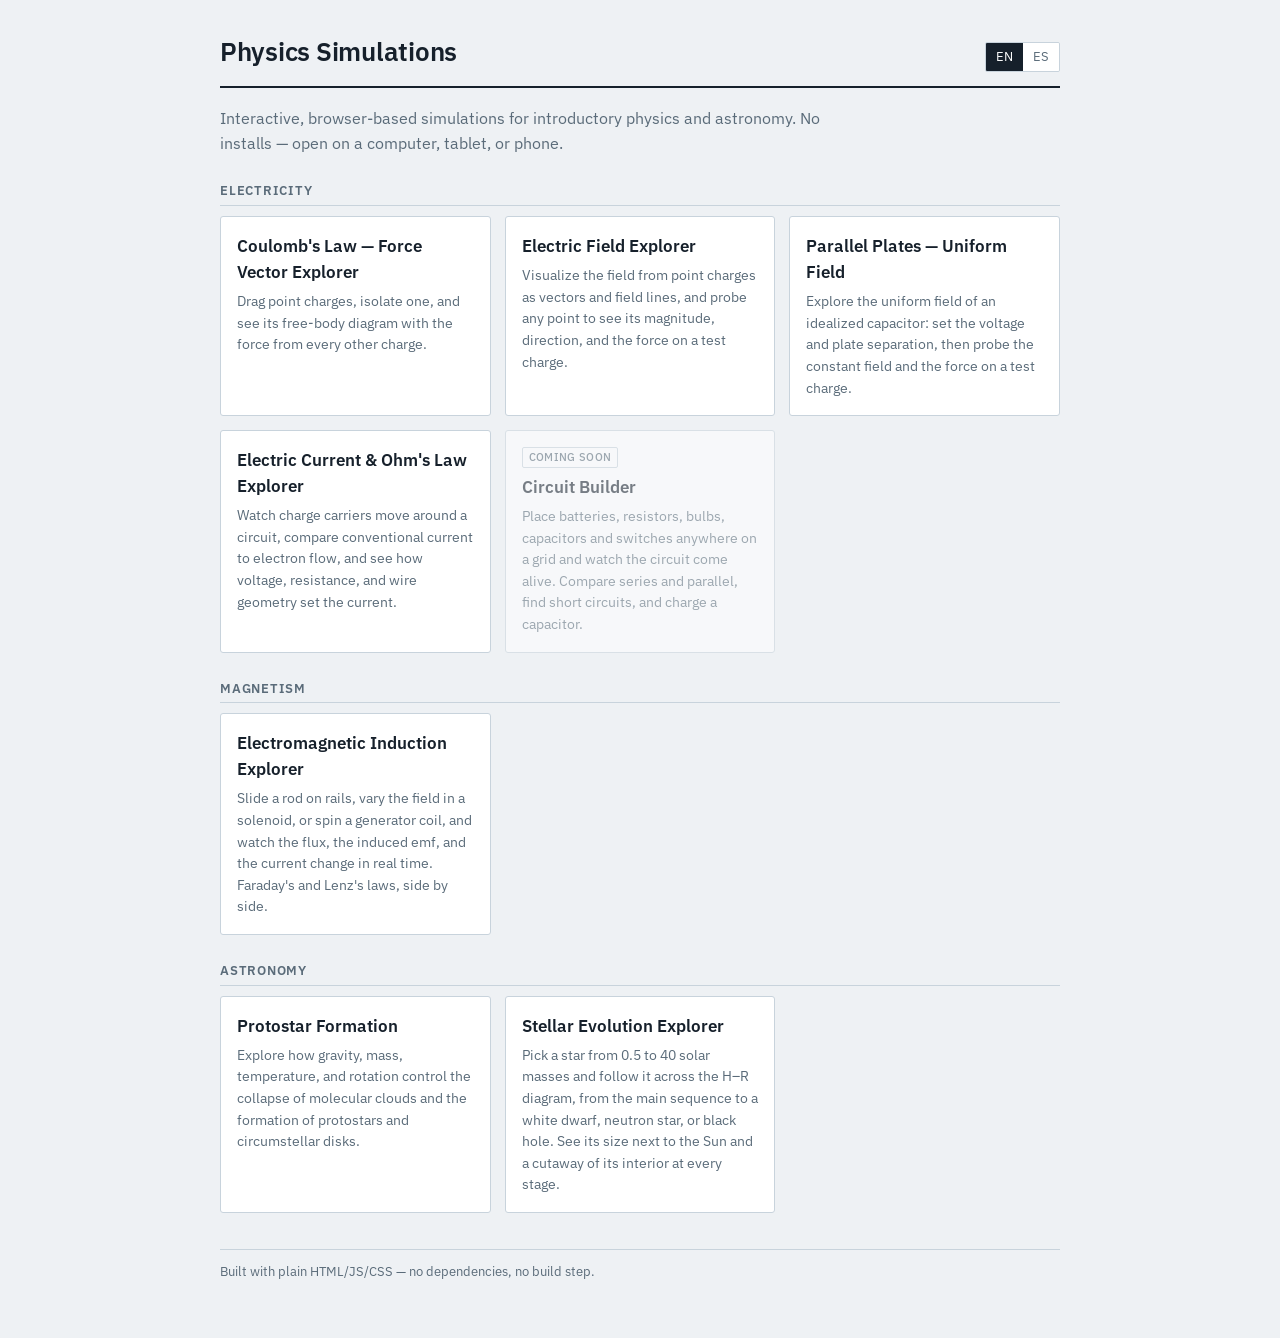
<file: index.html>
<!DOCTYPE html>
<html lang="en">
<head>
<meta charset="utf-8">
<meta name="viewport" content="width=device-width, initial-scale=1">
<title>Physics Simulations</title>
<link rel="preconnect" href="https://fonts.googleapis.com">
<link rel="preconnect" href="https://fonts.gstatic.com" crossorigin>
<link href="https://fonts.googleapis.com/css2?family=IBM+Plex+Mono:wght@400;500;600&family=IBM+Plex+Sans:wght@400;500;600&display=swap" rel="stylesheet">
<style>
  :root{
    --paper:#EEF1F4; --panel:#FFFFFF; --ink:#16202B; --ink-soft:#5A6B79;
    --rule:#C8D3DC; --accent:#D98B00;
  }
  *{box-sizing:border-box}
  html,body{margin:0;padding:0}
  body{background:var(--paper);color:var(--ink);
    font-family:"IBM Plex Sans",-apple-system,BlinkMacSystemFont,"Segoe UI",sans-serif;
    font-size:16px;line-height:1.55}
  .frame{max-width:880px;margin:0 auto;padding:32px 20px 56px}
  header{border-bottom:2px solid var(--ink);padding-bottom:14px;margin-bottom:8px;
    display:flex;align-items:baseline;justify-content:space-between;gap:12px;flex-wrap:wrap}
  h1{font-size:1.6rem;font-weight:600;margin:0;letter-spacing:-0.01em}
  header p{margin:0;color:var(--ink-soft);font-size:0.92rem}
  .lang{display:flex;border:1px solid var(--rule);border-radius:2px;overflow:hidden}
  .lang button{font:inherit;font-size:0.8rem;padding:4px 10px;border:0;background:var(--panel);
    color:var(--ink-soft);cursor:pointer}
  .lang button[aria-pressed="true"]{background:var(--ink);color:#fff}
  .intro{color:var(--ink-soft);margin:18px 0 26px;max-width:60ch}

  .grid{display:grid;grid-template-columns:repeat(auto-fill,minmax(240px,1fr));gap:14px}
  .card{
    display:block;background:var(--panel);border:1px solid var(--rule);border-radius:3px;
    padding:16px;text-decoration:none;color:inherit;transition:border-color .15s;
  }
  a.card:hover{border-color:var(--accent)}
  a.card:focus-visible{outline:2px solid var(--accent);outline-offset:2px}
  .topic{font-size:0.72rem;letter-spacing:0.04em;text-transform:uppercase;color:var(--accent);
    font-weight:600;margin-bottom:6px}
  .name{font-size:1.05rem;font-weight:600;margin-bottom:6px}
  .desc{font-size:0.87rem;color:var(--ink-soft)}
  .soon{opacity:0.55;cursor:default}
  a.card.soon:hover{border-color:var(--rule)}
  .badge{display:inline-block;margin-left:8px;padding:1px 6px;border:1px solid var(--rule);border-radius:2px;
    font-size:0.68rem;letter-spacing:0.03em;text-transform:uppercase;color:var(--ink-soft);font-weight:500}
  h2.section{font-size:0.8rem;letter-spacing:0.06em;text-transform:uppercase;color:var(--ink-soft);
    font-weight:600;margin:26px 0 10px;border-bottom:1px solid var(--rule);padding-bottom:4px}
  h2.section:first-child{margin-top:0}

  footer{margin-top:36px;font-size:0.82rem;color:var(--ink-soft);border-top:1px solid var(--rule);padding-top:12px}
</style>
</head>
<body>
<div class="frame">
  <header>
    <h1 id="t-title">Physics Simulations</h1>
    <div class="lang">
      <button id="lang-en" aria-pressed="true">EN</button>
      <button id="lang-es" aria-pressed="false">ES</button>
    </div>
  </header>
  <p class="intro" id="t-intro">
    Interactive, browser-based simulations for introductory physics and astronomy. No installs — open on a
    computer, tablet, or phone.
  </p>

  <div id="grid"></div>

  <footer id="t-foot">Built with plain HTML/JS/CSS — no dependencies, no build step.</footer>
</div>

<script>
const SIMS = [
  {
    topic: {en:"Electricity", es:"Electricidad"},
    name: {en:"Coulomb's Law — Force Vector Explorer", es:"Ley de Coulomb — Explorador de vectores de fuerza"},
    desc: {en:"Drag point charges, isolate one, and see its free-body diagram with the force from every other charge.",
           es:"Arrastra cargas puntuales, aísla una y observa su diagrama de cuerpo libre con la fuerza de cada otra carga."},
    href: "coulomb-law/"
  },
  {
    topic: {en:"Electricity", es:"Electricidad"},
    name: {en:"Electric Field Explorer", es:"Explorador de Campo Eléctrico"},
    desc: {en:"Visualize the field from point charges as vectors and field lines, and probe any point to see its magnitude, direction, and the force on a test charge.",
           es:"Visualiza el campo de cargas puntuales como vectores y líneas de campo, y sondea cualquier punto para ver su magnitud, dirección y la fuerza sobre una carga de prueba."},
    href: "electric-field/"
  },
  {
    topic: {en:"Electricity", es:"Electricidad"},
    name: {en:"Parallel Plates — Uniform Field", es:"Placas Paralelas — Campo Uniforme"},
    desc: {en:"Explore the uniform field of an idealized capacitor: set the voltage and plate separation, then probe the constant field and the force on a test charge.",
           es:"Explora el campo uniforme de un capacitor idealizado: define el voltaje y la separación de las placas, y sondea el campo constante y la fuerza sobre una carga de prueba."},
    href: "parallel-plates/"
  },
  {
    topic: {en:"Electricity", es:"Electricidad"},
    name: {en:"Electric Current & Ohm's Law Explorer", es:"Corriente Eléctrica y Ley de Ohm"},
    desc: {en:"Watch charge carriers move around a circuit, compare conventional current to electron flow, and see how voltage, resistance, and wire geometry set the current.",
           es:"Observa las cargas moverse en un circuito, compara la corriente convencional con el flujo de electrones, y ve cómo el voltaje, la resistencia y la geometría del cable determinan la corriente."},
    href: "electric-current/"
  },
  {
    topic: {en:"Magnetism", es:"Magnetismo"},
    name: {en:"Electromagnetic Induction Explorer", es:"Explorador de Inducción Electromagnética"},
    desc: {en:"Slide a rod on rails, vary the field in a solenoid, or spin a generator coil, and watch the flux, the induced emf, and the current change in real time. Faraday's and Lenz's laws, side by side.",
           es:"Desliza una barra sobre rieles, varía el campo en un solenoide o gira la bobina de un generador, y observa en tiempo real cómo cambian el flujo, la fem inducida y la corriente. Las leyes de Faraday y Lenz, lado a lado."},
    href: "electromagnetic-induction/"
  },
  {
    topic: {en:"Electricity", es:"Electricidad"},
    name: {en:"Circuit Builder", es:"Constructor de Circuitos"},
    desc: {en:"Place batteries, resistors, bulbs, capacitors and switches anywhere on a grid and watch the circuit come alive. Compare series and parallel, find short circuits, and charge a capacitor.",
           es:"Coloca baterías, resistencias, focos, capacitores e interruptores donde quieras y observa el circuito en acción. Compara serie y paralelo, detecta cortocircuitos y carga un capacitor."},
    href: "circuit-builder/",
    soon: true
  },
  {
    topic: {en:"Astronomy", es:"Astronomía"},
    name: {en:"Protostar Formation", es:"Formación de protoestrellas"},
    desc: {en:"Explore how gravity, mass, temperature, and rotation control the collapse of molecular clouds and the formation of protostars and circumstellar disks.",
           es:"Explora cómo la gravedad, la masa, la temperatura y la rotación controlan el colapso de nubes moleculares y la formación de protoestrellas y discos circunestelares. Simulación en inglés."},
    href: "star-formation/"
  },
  {
    topic: {en:"Astronomy", es:"Astronomía"},
    name: {en:"Stellar Evolution Explorer", es:"Explorador de Evolución Estelar"},
    desc: {en:"Pick a star from 0.5 to 40 solar masses and follow it across the H–R diagram, from the main sequence to a white dwarf, neutron star, or black hole. See its size next to the Sun and a cutaway of its interior at every stage.",
           es:"Elige una estrella de 0.5 a 40 masas solares y síguela en el diagrama H–R, desde la secuencia principal hasta enana blanca, estrella de neutrones o agujero negro. Compara su tamaño con el Sol y mira un corte de su interior en cada etapa. Simulación en inglés."},
    href: "stellar-evolution/"
  }
  // Add new simulations here, one object per entry:
  // { topic:{en:"...",es:"..."}, name:{en:"...",es:"..."}, desc:{en:"...",es:"..."}, href:"folder-name/" }
  // Add soon:true to show a card as "Coming soon" without linking to a folder that does not exist yet.
];

const STR = {
  en:{title:"Physics Simulations",
      intro:"Interactive, browser-based simulations for introductory physics and astronomy. No installs — open on a computer, tablet, or phone.",
      foot:"Built with plain HTML/JS/CSS — no dependencies, no build step.",
      soon:"Coming soon"},
  es:{title:"Simulaciones de Física",
      intro:"Simulaciones interactivas para física y astronomía introductorias, directamente en el navegador. Sin instalar nada — se abren en computadora, tablet o teléfono.",
      foot:"Hechas con HTML/JS/CSS puro — sin dependencias, sin pasos de compilación.",
      soon:"Próximamente"}
};
let lang = "en";

function render(){
  document.getElementById("t-title").textContent = STR[lang].title;
  document.getElementById("t-intro").textContent = STR[lang].intro;
  document.getElementById("t-foot").textContent = STR[lang].foot;
  document.documentElement.lang = lang;
  document.getElementById("lang-en").setAttribute("aria-pressed", lang === "en");
  document.getElementById("lang-es").setAttribute("aria-pressed", lang === "es");

  const grid = document.getElementById("grid");
  grid.innerHTML = "";
  // group cards by topic, keeping the order in which topics first appear
  const topics = [];
  SIMS.forEach(s => { if (!topics.includes(s.topic.en)) topics.push(s.topic.en); });
  topics.forEach(t => {
    const sims = SIMS.filter(s => s.topic.en === t);
    const h = document.createElement("h2");
    h.className = "section"; h.textContent = sims[0].topic[lang];
    grid.appendChild(h);
    const box = document.createElement("div");
    box.className = "grid";
    sims.forEach(s => {
      const a = document.createElement(s.soon ? "div" : "a");
      a.className = "card" + (s.soon ? " soon" : "");
      if (!s.soon) a.href = s.href;
      a.innerHTML = (s.soon ? '<div class="topic"><span class="badge" style="margin-left:0">' + STR[lang].soon + '</span></div>' : '') +
                    '<div class="name">' + s.name[lang] + '</div>' +
                    '<div class="desc">' + s.desc[lang] + '</div>';
      box.appendChild(a);
    });
    grid.appendChild(box);
  });
}
document.getElementById("lang-en").onclick = () => { lang = "en"; render(); };
document.getElementById("lang-es").onclick = () => { lang = "es"; render(); };
render();
</script>
</body>
</html>
</file>
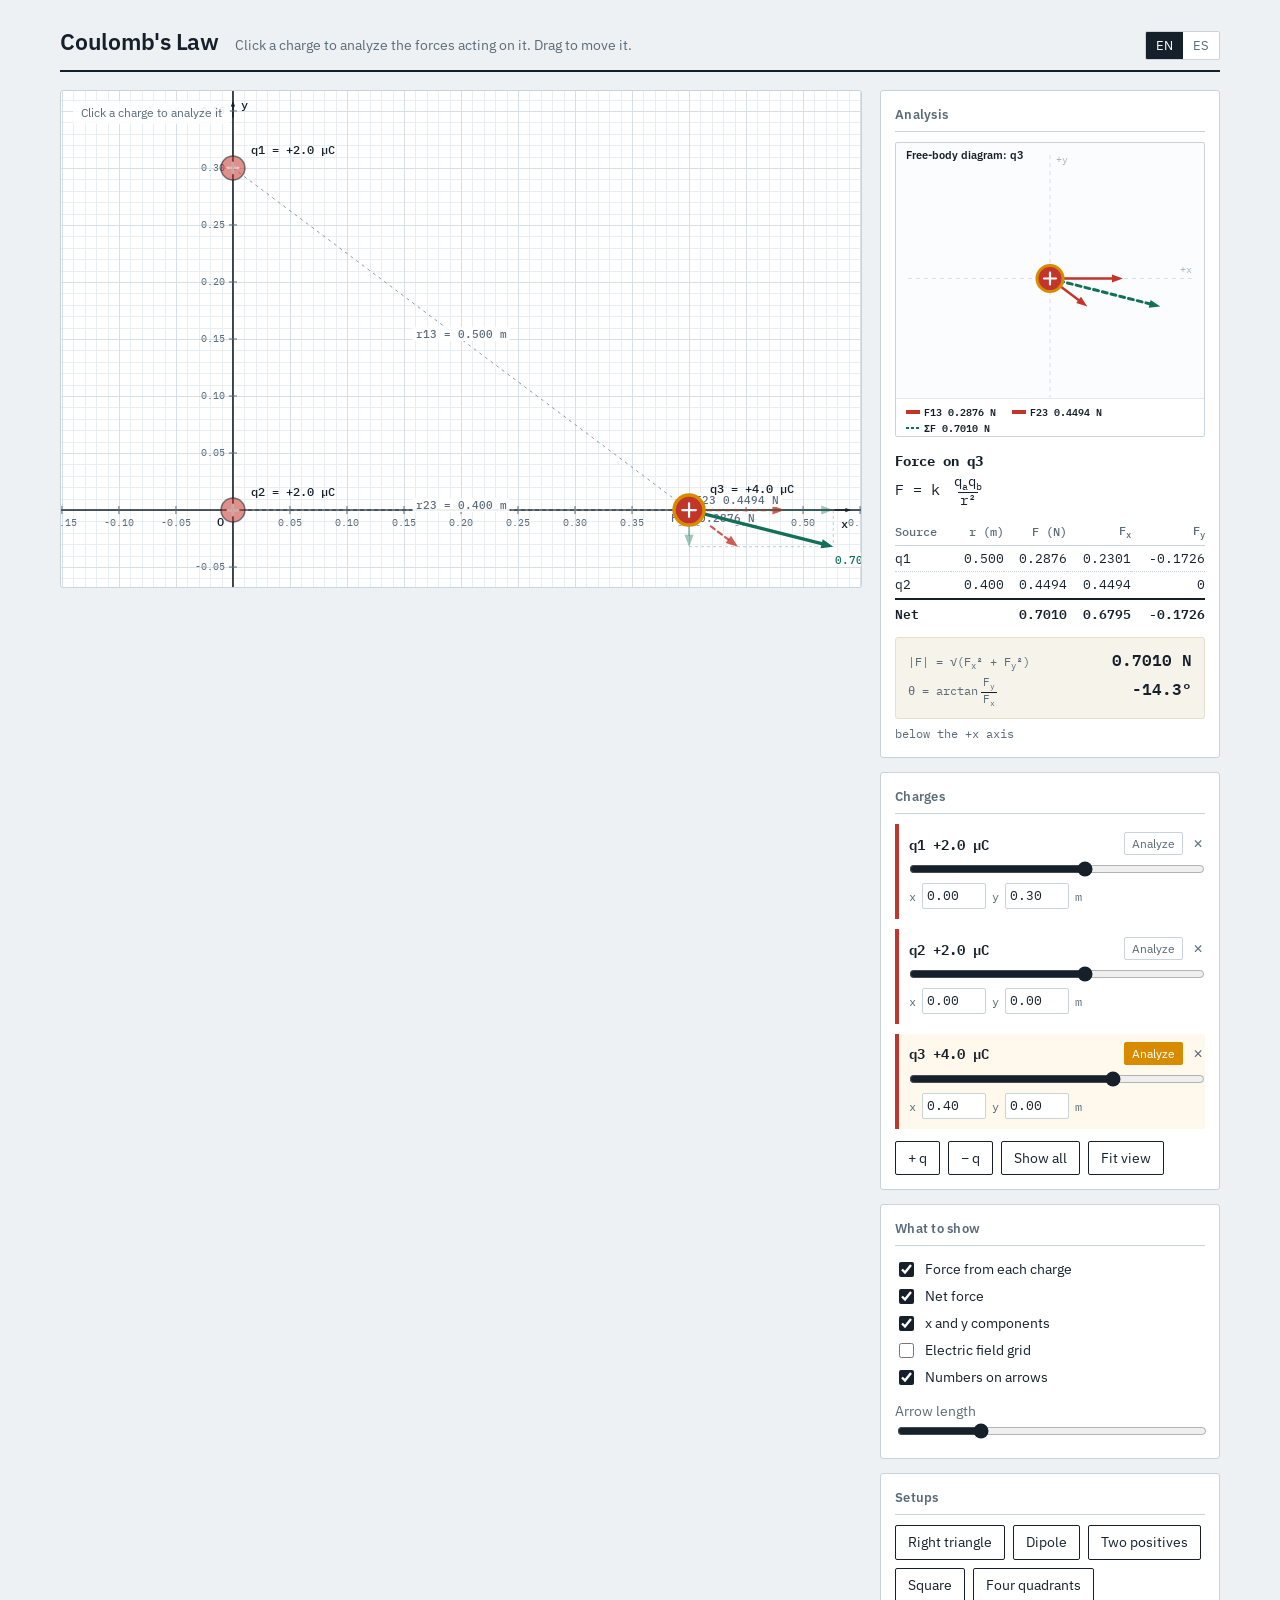
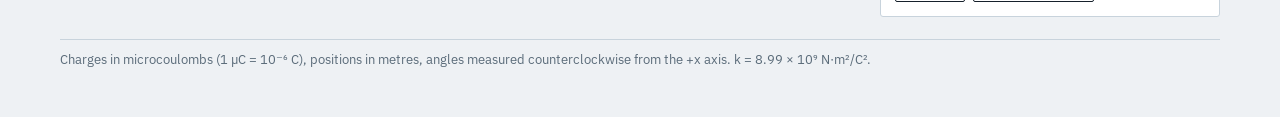
<file: coulomb-law/index.html>
<!DOCTYPE html>
<html lang="en">
<head>
<meta charset="utf-8">
<meta name="viewport" content="width=device-width, initial-scale=1">
<title>Coulomb's Law — Force Vector Explorer</title>
<link rel="preconnect" href="https://fonts.googleapis.com">
<link rel="preconnect" href="https://fonts.gstatic.com" crossorigin>
<link href="https://fonts.googleapis.com/css2?family=IBM+Plex+Mono:wght@400;500;600&family=IBM+Plex+Sans:wght@400;500;600&display=swap" rel="stylesheet">
<style>
  :root{
    --paper:#EEF1F4; --panel:#FFFFFF; --ink:#16202B; --ink-soft:#5A6B79;
    --rule:#C8D3DC; --pos:#C2352B; --neg:#1E5FA8; --net:#12705A; --focus:#D98B00;
  }
  *{box-sizing:border-box}
  html,body{margin:0;padding:0}
  body{background:var(--paper);color:var(--ink);
    font-family:"IBM Plex Sans",-apple-system,BlinkMacSystemFont,"Segoe UI",sans-serif;
    font-size:15px;line-height:1.5}
  .frame{max-width:1200px;margin:0 auto;padding:24px 20px 48px}
  header{display:flex;align-items:baseline;gap:16px;flex-wrap:wrap;
    border-bottom:2px solid var(--ink);padding-bottom:10px;margin-bottom:18px}
  h1{font-size:1.45rem;font-weight:600;margin:0;letter-spacing:-0.01em}
  header p{margin:0;color:var(--ink-soft);font-size:0.9rem;flex:1 1 220px}
  .lang{display:flex;border:1px solid var(--rule);border-radius:2px;overflow:hidden}
  .lang button{font:inherit;font-size:0.8rem;padding:4px 10px;border:0;background:var(--panel);
    color:var(--ink-soft);cursor:pointer}
  .lang button[aria-pressed="true"]{background:var(--ink);color:#fff}

  .layout{display:grid;grid-template-columns:minmax(0,1fr) 340px;gap:18px;align-items:start}
  @media (max-width:900px){.layout{grid-template-columns:minmax(0,1fr)}}

  .stage{position:relative;background:var(--panel);border:1px solid var(--rule);border-radius:3px}
  canvas{display:block;width:100%;height:auto;touch-action:none;cursor:grab;border-radius:3px}
  canvas.dragging{cursor:grabbing}
  .hint{position:absolute;left:12px;top:10px;font-size:0.78rem;color:var(--ink-soft);
    background:rgba(255,255,255,.85);padding:2px 8px;border-radius:2px;pointer-events:none}

  .rail{display:flex;flex-direction:column;gap:14px}
  .card{background:var(--panel);border:1px solid var(--rule);border-radius:3px;padding:14px}
  .card h2{font-size:0.82rem;font-weight:600;margin:0 0 10px;color:var(--ink-soft);
    letter-spacing:0.02em;border-bottom:1px solid var(--rule);padding-bottom:6px}

  .charge{border-left:4px solid var(--pos);padding:8px 0 10px 10px;margin-bottom:10px}
  .charge.neg{border-left-color:var(--neg)}
  .charge.sel{background:#FFF8EC}
  .charge:last-child{margin-bottom:0}
  .charge-top{display:flex;align-items:center;gap:8px}
  .charge-name{font-family:"IBM Plex Mono",monospace;font-size:0.9rem;font-weight:600;flex:1}
  .charge input[type=range]{width:100%;margin:6px 0 4px;accent-color:var(--ink)}
  .coords{display:flex;gap:6px;align-items:center;font-family:"IBM Plex Mono",monospace;
    font-size:0.78rem;color:var(--ink-soft)}
  .coords input[type=number]{width:64px;font:inherit;font-size:0.8rem;padding:2px 4px;
    border:1px solid var(--rule);border-radius:2px;background:#fff;color:var(--ink)}
  .drop{border:0;background:none;color:var(--ink-soft);cursor:pointer;font:inherit;
    font-size:1.05rem;line-height:1;padding:0 2px}
  .drop:hover{color:var(--pos)}
  .pick{border:1px solid var(--rule);background:#fff;font:inherit;font-size:0.72rem;
    padding:2px 7px;border-radius:2px;cursor:pointer;color:var(--ink-soft)}
  .pick[aria-pressed="true"]{background:var(--focus);border-color:var(--focus);color:#fff}

  .row{display:flex;gap:8px;flex-wrap:wrap}
  button.act{font:inherit;font-size:0.85rem;padding:6px 12px;border:1px solid var(--ink);
    background:var(--panel);color:var(--ink);border-radius:2px;cursor:pointer}
  button.act:hover{background:var(--ink);color:#fff}
  button.act:disabled{opacity:.35;cursor:not-allowed}
  label.check{display:flex;align-items:center;gap:8px;font-size:0.87rem;padding:3px 0;cursor:pointer}
  label.check input{accent-color:var(--ink);width:15px;height:15px}
  .scale-row{margin-top:10px;font-size:0.85rem;color:var(--ink-soft)}
  .scale-row input{width:100%;accent-color:var(--ink)}

  .fbd-wrap{border:1px solid var(--rule);border-radius:2px;background:#FBFCFD;margin-bottom:12px}
  .fbd-wrap.hidden{display:none}
  canvas#fbd{display:block;width:100%;height:auto}
  .readout{font-family:"IBM Plex Mono",monospace;font-size:0.8rem}
  .readout .eq{font-size:0.88rem;margin-bottom:10px;line-height:1.8}
  .readout table{width:100%;border-collapse:collapse}
  .readout th{font-weight:500;color:var(--ink-soft);text-align:right;padding:3px 0;
    border-bottom:1px solid var(--rule);font-size:0.75rem}
  .readout th:first-child{text-align:left}
  .readout td{padding:3px 0;border-bottom:1px dotted var(--rule);text-align:right}
  .readout td:first-child{text-align:left}
  .readout tr.total td{border-top:2px solid var(--ink);border-bottom:0;font-weight:600;padding-top:5px}
  .readout .muted{color:var(--ink-soft)}

  .frac{display:inline-flex;flex-direction:column;align-items:center;vertical-align:middle;
    margin:0 3px;line-height:1.15;font-size:0.92em}
  .frac .num{padding:0 2px}
  .frac .den{padding:0 2px;border-top:1.4px solid var(--ink)}
  .result-box{background:#F6F3EA;border:1px solid #E7DFC8;border-radius:3px;
    padding:10px 12px;margin-top:10px}
  .result-box .rline{display:flex;justify-content:space-between;align-items:baseline;gap:10px}
  .result-box .rline + .rline{margin-top:4px}
  .result-box .rlabel{color:var(--ink-soft);font-size:0.76rem}
  .result-box .rval{font-weight:600;font-size:0.98rem}
  .angle-note{color:var(--ink-soft);font-size:0.74rem;margin-top:6px}
  sub{font-size:.72em}
  :focus-visible{outline:2px solid var(--focus);outline-offset:2px}
  .tablewrap{overflow-x:auto;-webkit-overflow-scrolling:touch}
  @media (max-width:600px){
    .frame{padding:14px 12px 36px}
    header{gap:10px;margin-bottom:12px}
    h1{font-size:1.2rem}
    header p{font-size:0.84rem;flex-basis:100%;order:3}
    .layout{gap:12px}
    .card{padding:12px}
    button.act{padding:9px 14px;font-size:0.88rem}
    .pick{padding:6px 10px;font-size:0.76rem}
    .drop{font-size:1.3rem;padding:0 6px}
    label.check{padding:7px 0;font-size:0.9rem}
    label.check input{width:18px;height:18px}
    .charge input[type=range]{height:26px}
    .coords input[type=number]{width:72px;padding:5px 6px;font-size:0.85rem}
    .readout{font-size:0.75rem}
    .readout .eq{font-size:0.84rem}
    .hint{font-size:0.72rem}
  }
  footer{margin-top:22px;font-size:0.8rem;color:var(--ink-soft);border-top:1px solid var(--rule);padding-top:10px}
</style>
</head>
<body>
<div class="frame">
  <header>
    <h1 id="t-title">Coulomb's Law</h1>
    <p id="t-sub">Click a charge to analyze the forces acting on it. Drag to move it.</p>
    <div class="lang">
      <button id="lang-en" aria-pressed="true">EN</button>
      <button id="lang-es" aria-pressed="false">ES</button>
    </div>
  </header>

  <div class="layout">
    <div class="stage">
      <canvas id="sim"></canvas>
      <div class="hint" id="t-hint">Click a charge to analyze it</div>
    </div>

    <div class="rail">
      <div class="card">
        <h2 id="t-analysis">Analysis</h2>
        <div class="fbd-wrap hidden" id="fbd-wrap"><canvas id="fbd"></canvas></div>
        <div class="readout" id="readout"></div>
      </div>

      <div class="card">
        <h2 id="t-charges">Charges</h2>
        <div id="charge-list"></div>
        <div class="row" style="margin-top:12px">
          <button class="act" id="add-pos">+ q</button>
          <button class="act" id="add-neg">− q</button>
          <button class="act" id="show-all" data-i18n="showall">Show all</button>
          <button class="act" id="fit" data-i18n="fit">Fit view</button>
        </div>
      </div>

      <div class="card">
        <h2 id="t-display">What to show</h2>
        <label class="check"><input type="checkbox" id="c-pair" checked><span data-i18n="c-pair">Force from each charge</span></label>
        <label class="check"><input type="checkbox" id="c-net" checked><span data-i18n="c-net">Net force</span></label>
        <label class="check"><input type="checkbox" id="c-comp" checked><span data-i18n="c-comp">x and y components</span></label>
        <label class="check"><input type="checkbox" id="c-field"><span data-i18n="c-field">Electric field grid</span></label>
        <label class="check"><input type="checkbox" id="c-label" checked><span data-i18n="c-label">Numbers on arrows</span></label>
        <div class="scale-row">
          <span data-i18n="scale">Arrow length</span>
          <input type="range" id="vscale" min="0.3" max="3" step="0.05" value="1">
        </div>
      </div>

      <div class="card">
        <h2 id="t-setups">Setups</h2>
        <div class="row">
          <button class="act" data-preset="textbook" data-i18n="p-book">Right triangle</button>
          <button class="act" data-preset="dipole" data-i18n="p-dipole">Dipole</button>
          <button class="act" data-preset="like" data-i18n="p-like">Two positives</button>
          <button class="act" data-preset="square" data-i18n="p-square">Square</button>
          <button class="act" data-preset="quadrants" data-i18n="p-quad">Four quadrants</button>
        </div>
      </div>
    </div>
  </div>

  <footer id="t-foot">Charges in microcoulombs (1 µC = 10⁻⁶ C), positions in metres, angles measured counterclockwise from the +x axis. k = 8.99 × 10⁹ N·m²/C².</footer>
</div>

<script>
(function(){
"use strict";

const K = 8.9875517923e9;
const MAX_COORD = 5;   // metres from the origin — generous for a classroom diagram, keeps the view legible
let ASPECT = 0.62;            // taller frame on narrow screens
const isSmall = () => (canvas.parentElement.clientWidth || 800) < 560;
let S = 1;                            // pixels per metre
const view = {cx:0.35, cy:0.15, span:1.0};   // centre and width of the visible region, in metres

const canvas = document.getElementById("sim");
const ctx = canvas.getContext("2d");
const fbd = document.getElementById("fbd");
const fctx = fbd.getContext("2d");
const fbdWrap = document.getElementById("fbd-wrap");

let charges = [];
let focusIdx = -1;           // -1 = show everything
let dragIndex = -1, dragDX = 0, dragDY = 0, dragMoved = false;

const opts = {pair:true, net:true, comp:true, field:false, label:true, vscale:1};

const PRESETS = {
  textbook:[{q: 2.0, x:0.00, y:0.30},{q: 2.0, x:0.00, y:0.00},{q: 4.0, x:0.40, y:0.00}],
  dipole:  [{q: 4.0, x:0.10, y:0.22},{q:-4.0, x:0.60, y:0.22}],
  like:    [{q: 3.0, x:0.10, y:0.22},{q: 3.0, x:0.60, y:0.22}],
  square:  [{q: 3.0, x:0.10, y:0.06},{q:-3.0, x:0.50, y:0.06},
            {q: 3.0, x:0.50, y:0.46},{q:-3.0, x:0.10, y:0.46}],
  quadrants:[{q: 3.0, x:-0.30, y: 0.20},{q:-4.0, x: 0.35, y: 0.25},
             {q: 2.0, x:-0.25, y:-0.22},{q:-2.0, x: 0.30, y:-0.18}]
};
function loadPreset(name){
  charges = PRESETS[name].map(c => ({q:c.q, x:c.x, y:c.y}));
  focusIdx = (name === "textbook") ? 2 : -1;
  fitView(); renderList(); draw();
}

/* ---------- language ---------- */
const STR = {
  en:{
    title:"Coulomb's Law",
    sub:"Click a charge to analyze the forces acting on it. Drag to move it.",
    hint:"Click a charge to analyze it",
    analysis:"Analysis", charges:"Charges", display:"What to show", setups:"Setups",
    showall:"Show all", analyze:"Analyze", fit:"Fit view", fbdTitle:"Free-body diagram:",
    "c-pair":"Force from each charge","c-net":"Net force","c-comp":"x and y components",
    "c-field":"Electric field grid","c-label":"Numbers on arrows","scale":"Arrow length",
    "p-book":"Right triangle","p-dipole":"Dipole","p-like":"Two positives","p-square":"Square","p-quad":"Four quadrants",
    foot:"Charges in microcoulombs (1 µC = 10⁻⁶ C), positions in metres, angles measured counterclockwise from the +x axis. k = 8.99 × 10⁹ N·m²/C².",
    empty:"Add at least two charges to see forces.",
    pickOne:"Click a charge on the diagram, or press Analyze next to it, to get the full breakdown.",
    forceOn:"Force on", source:"Source", netTotal:"Net", remove:"Remove",
    dir:"Direction", magn:"Magnitude", sep:"Separation",
    repel:"repel","attract":"attract", above:"above the +x axis", below:"below the +x axis"
  },
  es:{
    title:"Ley de Coulomb",
    sub:"Haz clic en una carga para analizar las fuerzas que actúan sobre ella. Arrástrala para moverla.",
    hint:"Haz clic en una carga para analizarla",
    analysis:"Análisis", charges:"Cargas", display:"Qué mostrar", setups:"Configuraciones",
    showall:"Ver todas", analyze:"Analizar", fit:"Reencuadrar", fbdTitle:"Diagrama de cuerpo libre:",
    "c-pair":"Fuerza de cada carga","c-net":"Fuerza neta","c-comp":"Componentes x e y",
    "c-field":"Malla de campo eléctrico","c-label":"Valores sobre las flechas","scale":"Largo de flecha",
    "p-book":"Triángulo rectángulo","p-dipole":"Dipolo","p-like":"Dos positivas","p-square":"Cuadrado","p-quad":"Cuatro cuadrantes",
    foot:"Cargas en microcoulombs (1 µC = 10⁻⁶ C), posiciones en metros, ángulos medidos desde el eje +x en sentido antihorario. k = 8.99 × 10⁹ N·m²/C².",
    empty:"Agrega al menos dos cargas para ver fuerzas.",
    pickOne:"Haz clic en una carga del diagrama, o usa Analizar, para ver el desglose completo.",
    forceOn:"Fuerza sobre", source:"Origen", netTotal:"Neta", remove:"Eliminar",
    dir:"Dirección", magn:"Magnitud", sep:"Separación",
    repel:"se repelen","attract":"se atraen", above:"sobre el eje +x", below:"bajo el eje +x"
  }
};
let lang = "en";
const T = k => STR[lang][k] || k;

function applyLang(){
  document.documentElement.lang = lang;
  document.getElementById("t-title").textContent = T("title");
  document.getElementById("t-sub").textContent = T("sub");
  document.getElementById("t-hint").textContent = T("hint");
  document.getElementById("t-analysis").textContent = T("analysis");
  document.getElementById("t-charges").textContent = T("charges");
  document.getElementById("t-display").textContent = T("display");
  document.getElementById("t-setups").textContent = T("setups");
  document.getElementById("t-foot").textContent = T("foot");
  document.querySelectorAll("[data-i18n]").forEach(el => el.textContent = T(el.dataset.i18n));
  document.getElementById("lang-en").setAttribute("aria-pressed", lang === "en");
  document.getElementById("lang-es").setAttribute("aria-pressed", lang === "es");
  renderList(); draw();
}

/* ---------- physics (all in metres, y pointing up) ---------- */
function pairForce(i, j){
  const a = charges[i], b = charges[j];
  const dx = a.x - b.x, dy = a.y - b.y;
  let r2 = dx*dx + dy*dy;
  const rmin = 0.012;
  const rTrue = Math.sqrt(r2);
  if (r2 < rmin*rmin) r2 = rmin*rmin;
  const r = Math.sqrt(r2);
  const mag = K * (a.q*1e-6) * (b.q*1e-6) / r2;   // signed: + is repulsion
  return {fx: mag*dx/r, fy: mag*dy/r, r: rTrue};
}
function netForce(i){
  let fx = 0, fy = 0;
  for (let j = 0; j < charges.length; j++){
    if (j === i) continue;
    const f = pairForce(i, j);
    fx += f.fx; fy += f.fy;
  }
  return {fx, fy};
}
function fieldAt(x, y){
  let ex = 0, ey = 0;
  for (const c of charges){
    const dx = x - c.x, dy = y - c.y;
    const r2 = dx*dx + dy*dy;
    if (r2 < 0.0016) return null;
    const r = Math.sqrt(r2);
    const e = K*(c.q*1e-6)/r2;
    ex += e*dx/r; ey += e*dy/r;
  }
  return {ex, ey};
}

/* ---------- formatting ---------- */
function fmtForce(n){
  const a = Math.abs(n);
  if (a === 0) return "0";
  if (a >= 1)    return n.toFixed(3);
  if (a >= 1e-3) return n.toFixed(4);
  return n.toExponential(2);
}
function unitFor(n){ return Math.abs(n) >= 1e-3 ? "N" : "N"; }
function angDeg(fx, fy){
  let a = Math.atan2(fy, fx)*180/Math.PI;
  if (a < 0) a += 360;
  return a;
}

/* ---------- canvas mapping ---------- */
function resize(){
  const w = canvas.parentElement.clientWidth;
  ASPECT = w < 560 ? 0.95 : (w < 780 ? 0.76 : 0.62);
  const h = Math.round(w*ASPECT);
  const dpr = Math.min(window.devicePixelRatio || 1, 2);
  canvas.width = Math.round(w*dpr);
  canvas.height = Math.round(h*dpr);
  canvas.style.height = h + "px";
  DPR = dpr;
  ctx.setTransform(dpr, 0, 0, dpr, 0, 0);
  S = w / view.span;
  resizeFBD();
  draw();
}
let DPR = 1;
const cw = () => canvas.width/DPR;
const chh = () => canvas.height/DPR;
const sx = x => cw()/2 + (x - view.cx)*S;
const sy = y => chh()/2 - (y - view.cy)*S;
const mx = p => view.cx + (p - cw()/2)/S;
const my = p => view.cy - (p - chh()/2)/S;

// Fit every charge and the origin inside the frame, with room to spare.
function fitView(){
  let xmin = 0, xmax = 0, ymin = 0, ymax = 0;      // the origin is always included
  for (const c of charges){
    xmin = Math.min(xmin, c.x); xmax = Math.max(xmax, c.x);
    ymin = Math.min(ymin, c.y); ymax = Math.max(ymax, c.y);
  }
  const w = xmax - xmin, h = ymax - ymin;
  const span = Math.max(0.30, w*1.45, (h*1.45)/ASPECT);
  view.span = span;
  view.cx = (xmin + xmax)/2;
  view.cy = (ymin + ymax)/2;
  S = cw()/view.span;
}
// Re-fit only when something has drifted out of frame, so the scale stays steady while dragging.
function fitIfNeeded(){
  const padX = view.span*0.06, padY = view.span*ASPECT*0.06;
  const left = view.cx - view.span/2 + padX, right = view.cx + view.span/2 - padX;
  const bottom = view.cy - view.span*ASPECT/2 + padY, top = view.cy + view.span*ASPECT/2 - padY;
  let out = (0 < left || 0 > right || 0 < bottom || 0 > top);
  for (const c of charges){
    if (c.x < left || c.x > right || c.y < bottom || c.y > top){ out = true; break; }
  }
  if (out) fitView();
}
const radiusPx = c => 9 + Math.min(13, Math.abs(c.q)*1.5);

/* ---------- drawing ---------- */
function arrow(x1, y1, x2, y2, color, width, dashed){
  const dx = x2-x1, dy = y2-y1, len = Math.hypot(dx, dy);
  if (len < 3) return;
  const head = Math.min(12, len*0.35);
  const ux = dx/len, uy = dy/len;
  const bx = x2-ux*head, by = y2-uy*head;
  ctx.save();
  ctx.strokeStyle = color; ctx.fillStyle = color;
  ctx.lineWidth = width; ctx.lineCap = "round";
  if (dashed) ctx.setLineDash([5,4]);
  ctx.beginPath(); ctx.moveTo(x1,y1); ctx.lineTo(bx,by); ctx.stroke();
  ctx.setLineDash([]);
  ctx.beginPath(); ctx.moveTo(x2,y2);
  ctx.lineTo(bx - uy*head*0.38, by + ux*head*0.38);
  ctx.lineTo(bx + uy*head*0.38, by - ux*head*0.38);
  ctx.closePath(); ctx.fill();
  ctx.restore();
}

const NICE = [0.005,0.01,0.02,0.05,0.1,0.2,0.5,1,2,5,10,20,50,100,200,500,1000,2000,5000];
function gridStep(){
  for (const s of NICE) if (s*S >= 52) return s;
  return NICE[NICE.length-1];   // only reached for absurdly large spans; still readable, just sparse
}
function drawGrid(){
  const step = gridStep();
  const xmin = mx(0), xmax = mx(cw()), ymin = my(chh()), ymax = my(0);
  const dec = step < 0.01 ? 3 : (step < 0.1 ? 2 : (step < 1 ? 2 : (step < 10 ? 1 : 0)));
  ctx.save();

  // minor grid
  const minor = step/5;
  ctx.strokeStyle = "#E9EEF2"; ctx.lineWidth = 1;
  for (let m = Math.ceil(xmin/minor)*minor; m <= xmax; m += minor){
    const p = Math.round(sx(m))+.5;
    ctx.beginPath(); ctx.moveTo(p, 0); ctx.lineTo(p, chh()); ctx.stroke();
  }
  for (let m = Math.ceil(ymin/minor)*minor; m <= ymax; m += minor){
    const p = Math.round(sy(m))+.5;
    ctx.beginPath(); ctx.moveTo(0, p); ctx.lineTo(cw(), p); ctx.stroke();
  }
  // major grid
  ctx.strokeStyle = "#D7E0E7";
  for (let m = Math.ceil(xmin/step)*step; m <= xmax; m += step){
    const p = Math.round(sx(m))+.5;
    ctx.beginPath(); ctx.moveTo(p, 0); ctx.lineTo(p, chh()); ctx.stroke();
  }
  for (let m = Math.ceil(ymin/step)*step; m <= ymax; m += step){
    const p = Math.round(sy(m))+.5;
    ctx.beginPath(); ctx.moveTo(0, p); ctx.lineTo(cw(), p); ctx.stroke();
  }

  // axes through the origin, drawn in both directions
  const x0 = sx(0), y0 = sy(0);
  ctx.strokeStyle = "#16202B"; ctx.fillStyle = "#16202B"; ctx.lineWidth = 1.6;
  ctx.beginPath(); ctx.moveTo(0, y0); ctx.lineTo(cw(), y0); ctx.stroke();
  ctx.beginPath(); ctx.moveTo(x0, 0); ctx.lineTo(x0, chh()); ctx.stroke();
  arrow(cw()-26, y0, cw()-10, y0, "#16202B", 1.6, false);
  arrow(x0, 26, x0, 10, "#16202B", 1.6, false);
  ctx.font = '500 ' + (isSmall()?11:12) + 'px "IBM Plex Mono", monospace';
  ctx.textAlign = "left";
  ctx.fillText("x", cw()-20, y0+18);
  ctx.fillText("y", x0+8, 18);
  ctx.fillText("O", x0-16, y0+16);

  // tick labels on both sides of the origin
  ctx.font = (isSmall()?9:10) + 'px "IBM Plex Mono", monospace';
  ctx.fillStyle = "#5A6B79"; ctx.strokeStyle = "#5A6B79"; ctx.lineWidth = 1;
  ctx.textAlign = "center";
  for (let m = Math.ceil(xmin/step)*step; m <= xmax; m += step){
    if (Math.abs(m) < step/100) continue;
    const p = sx(m);
    ctx.beginPath(); ctx.moveTo(p, y0-4); ctx.lineTo(p, y0+4); ctx.stroke();
    ctx.fillText(m.toFixed(dec), p, y0+16);
  }
  ctx.textAlign = "right";
  for (let m = Math.ceil(ymin/step)*step; m <= ymax; m += step){
    if (Math.abs(m) < step/100) continue;
    const p = sy(m);
    ctx.beginPath(); ctx.moveTo(x0-4, p); ctx.lineTo(x0+4, p); ctx.stroke();
    ctx.fillText(m.toFixed(dec), x0-8, p+3);
  }
  ctx.restore();
}

function drawField(){
  const step = Math.max(26, Math.min(46, cw()/22));
  for (let X = step*0.8; X < cw(); X += step){
    for (let Y = step*0.8; Y < chh(); Y += step){
      const E = fieldAt(mx(X), my(Y));
      if (!E) continue;
      const mag = Math.hypot(E.ex, E.ey);
      if (mag < 1) continue;
      const alpha = Math.min(0.5, 0.08 + Math.log10(1+mag)/16);
      const L = step*0.40;
      const ux = E.ex/mag, uy = -E.ey/mag;      // screen y is flipped
      arrow(X-ux*L, Y-uy*L, X+ux*L, Y+uy*L,
            "rgba(138,154,167," + alpha.toFixed(2) + ")", 1.4, false);
    }
  }
}

function drawCharge(c, idx){
  const x = sx(c.x), y = sy(c.y), r = radiusPx(c);
  const dim = (focusIdx >= 0 && idx !== focusIdx);
  ctx.save();
  ctx.globalAlpha = dim ? 0.55 : 1;
  ctx.beginPath(); ctx.arc(x, y, r, 0, Math.PI*2);
  ctx.fillStyle = c.q >= 0 ? "#C2352B" : "#1E5FA8";
  ctx.fill();
  ctx.lineWidth = (idx === focusIdx) ? 3.5 : 1.5;
  ctx.strokeStyle = (idx === focusIdx) ? "#D98B00" : "#16202B";
  ctx.stroke();
  ctx.strokeStyle = "#fff"; ctx.lineWidth = 2.2; ctx.lineCap = "round";
  ctx.beginPath();
  ctx.moveTo(x-r*0.45, y); ctx.lineTo(x+r*0.45, y);
  if (c.q >= 0){ ctx.moveTo(x, y-r*0.45); ctx.lineTo(x, y+r*0.45); }
  ctx.stroke();
  ctx.globalAlpha = 1;
  ctx.fillStyle = "#16202B";
  ctx.font = '500 ' + (isSmall()?11:12) + 'px "IBM Plex Mono", monospace';
  ctx.textAlign = "left";
  ctx.fillText("q" + (idx+1) + " = " + (c.q > 0 ? "+" : "") + c.q.toFixed(1) + " µC", x + r + 6, y - r - 2);
  ctx.restore();
}

function labelAt(x, y, text, color){
  ctx.save();
  ctx.font = '500 ' + (isSmall()?10:11) + 'px "IBM Plex Mono", monospace';
  const w = ctx.measureText(text).width;
  ctx.fillStyle = "rgba(255,255,255,.9)";
  ctx.fillRect(x-w/2-3, y-8, w+6, 14);
  ctx.fillStyle = color; ctx.textAlign = "center";
  ctx.fillText(text, x, y+3);
  ctx.restore();
}

// distance marker between the focus charge and its sources
function drawSeparation(i, j){
  const a = charges[i], b = charges[j];
  ctx.save();
  ctx.strokeStyle = "#8A9AA7"; ctx.lineWidth = 1; ctx.setLineDash([3,4]);
  ctx.beginPath(); ctx.moveTo(sx(a.x), sy(a.y)); ctx.lineTo(sx(b.x), sy(b.y)); ctx.stroke();
  ctx.setLineDash([]);
  const d = Math.hypot(a.x-b.x, a.y-b.y);
  labelAt((sx(a.x)+sx(b.x))/2, (sy(a.y)+sy(b.y))/2 - 4,
          "r" + (j+1) + (i+1) + " = " + d.toFixed(3) + " m", "#5A6B79");
  ctx.restore();
}

function draw(){
  ctx.clearRect(0, 0, cw(), chh());
  drawGrid();
  if (opts.field && charges.length) drawField();

  const targets = focusIdx >= 0 ? [focusIdx] : charges.map((_, i) => i);
  const nets = charges.map((_, i) => netForce(i));

  let maxMag = 0;
  for (const i of targets){
    maxMag = Math.max(maxMag, Math.hypot(nets[i].fx, nets[i].fy));
    for (let j = 0; j < charges.length; j++){
      if (j === i) continue;
      const f = pairForce(i, j);
      maxMag = Math.max(maxMag, Math.hypot(f.fx, f.fy));
    }
  }
  const targetPx = Math.min(cw(), chh())*0.30*opts.vscale;
  const pxPerN = maxMag > 0 ? targetPx/maxMag : 0;

  if (focusIdx >= 0){
    for (let j = 0; j < charges.length; j++) if (j !== focusIdx) drawSeparation(focusIdx, j);
  }

  for (const i of targets){
    const c = charges[i], x = sx(c.x), y = sy(c.y);

    if (opts.pair){
      for (let j = 0; j < charges.length; j++){
        if (i === j) continue;
        const f = pairForce(i, j);
        const ex = x + f.fx*pxPerN, ey = y - f.fy*pxPerN;
        const col = charges[j].q >= 0 ? "rgba(194,53,43,.8)" : "rgba(30,95,168,.8)";
        arrow(x, y, ex, ey, col, 2.2, true);
        if (opts.label && targets.length <= 3 && (!isSmall() || focusIdx >= 0)){
          labelAt((x+ex)/2, (y+ey)/2 - 9,
                  "F" + (j+1) + (i+1) + " " + fmtForce(Math.hypot(f.fx, f.fy)) + " N", "#5A6B79");
        }
      }
    }

    if (opts.net){
      const n = nets[i];
      const ex = x + n.fx*pxPerN, ey = y - n.fy*pxPerN;
      if (opts.comp){
        arrow(x, y, ex, y, "rgba(18,112,90,.40)", 2, false);
        arrow(x, y, x, ey, "rgba(18,112,90,.40)", 2, false);
        ctx.save();
        ctx.strokeStyle = "rgba(18,112,90,.30)"; ctx.setLineDash([3,3]); ctx.lineWidth = 1;
        ctx.beginPath();
        ctx.moveTo(ex, y); ctx.lineTo(ex, ey); ctx.moveTo(x, ey); ctx.lineTo(ex, ey);
        ctx.stroke(); ctx.restore();
      }
      arrow(x, y, ex, ey, "#12705A", 3.4, false);
      const m = Math.hypot(n.fx, n.fy);
      if (opts.label && m > 0){
        labelAt(ex + (n.fx >= 0 ? 30 : -30), ey + (n.fy >= 0 ? -12 : 14),
                fmtForce(m) + " N", "#12705A");
      }
    }
  }

  charges.forEach(drawCharge);
  drawFBD(nets);
  updateReadout(nets);
}

/* ---------- free-body diagram ---------- */
function resizeFBD(){
  const w = fbdWrap.clientWidth || 300;
  const h = Math.round(w*(w < 320 ? 0.95 : 0.78));
  const dpr = Math.min(window.devicePixelRatio || 1, 2);
  fbd.width = Math.round(w*dpr);
  fbd.height = Math.round(h*dpr);
  fbd.style.height = h + "px";
  fctx.setTransform(dpr, 0, 0, dpr, 0, 0);
}
function farrow(x1, y1, x2, y2, color, width, dashed){
  const dx = x2-x1, dy = y2-y1, len = Math.hypot(dx, dy);
  if (len < 3) return;
  const head = Math.min(11, len*0.32);
  const ux = dx/len, uy = dy/len;
  const bx = x2-ux*head, by = y2-uy*head;
  fctx.save();
  fctx.strokeStyle = color; fctx.fillStyle = color;
  fctx.lineWidth = width; fctx.lineCap = "round";
  if (dashed) fctx.setLineDash([5,4]);
  fctx.beginPath(); fctx.moveTo(x1,y1); fctx.lineTo(bx,by); fctx.stroke();
  fctx.setLineDash([]);
  fctx.beginPath(); fctx.moveTo(x2,y2);
  fctx.lineTo(bx - uy*head*0.36, by + ux*head*0.36);
  fctx.lineTo(bx + uy*head*0.36, by - ux*head*0.36);
  fctx.closePath(); fctx.fill();
  fctx.restore();
}
function drawFBD(nets){
  if (focusIdx < 0 || charges.length < 2){ fbdWrap.classList.add("hidden"); return; }
  fbdWrap.classList.remove("hidden");
  const dpr = Math.min(window.devicePixelRatio || 1, 2);
  const W = fbd.width/dpr, H = fbd.height/dpr;
  if (!W || !H) return;
  fctx.clearRect(0, 0, W, H);

  const i = focusIdx, c = charges[i];
  const legendRowsGuess = charges.length > 4 ? 2 : 1;
  const plotH = H - (legendRowsGuess*16 + 6);
  const ox = W/2, oy = Math.max(30, plotH/2);
  const Lmax = Math.min(W*0.42, plotH*0.42);

  const parts = [];
  for (let j = 0; j < charges.length; j++){
    if (j === i) continue;
    const f = pairForce(i, j);
    parts.push({j, fx: f.fx, fy: f.fy, mag: Math.hypot(f.fx, f.fy)});
  }
  const n = nets[i], nmag = Math.hypot(n.fx, n.fy);
  const maxMag = Math.max(nmag, ...parts.map(p => p.mag), 1e-30);
  const L = m => (m/maxMag)*Lmax;

  // reference axes through the particle (kept clear of the legend strip)
  fctx.save();
  fctx.strokeStyle = "#D7E0E7"; fctx.lineWidth = 1; fctx.setLineDash([4,4]);
  fctx.beginPath(); fctx.moveTo(12, oy); fctx.lineTo(W-12, oy);
  fctx.moveTo(ox, 12); fctx.lineTo(ox, plotH-6); fctx.stroke();
  fctx.setLineDash([]);
  fctx.fillStyle = "#A9B7C2"; fctx.font = '10px "IBM Plex Mono", monospace';
  fctx.textAlign = "left";
  fctx.fillText("+x", W-24, oy-6);
  fctx.fillText("+y", ox+6, 20);
  fctx.restore();

  // one arrow per interacting charge — the forces actually acting on the particle.
  // No labels pinned to the tips: when two vectors point the same way their
  // labels stack on top of each other. A fixed legend below reads correctly
  // no matter which directions the arrows happen to take.
  const legend = [];
  for (const p of parts){
    const len = L(p.mag);
    const col = charges[p.j].q >= 0 ? "#C2352B" : "#1E5FA8";
    legend.push({label: "F" + (p.j+1) + "" + (i+1), value: fmtForce(p.mag) + " N", color: col, dashed:false});
    if (len < 2) continue;
    const ux = p.fx/p.mag, uy = -p.fy/p.mag;
    farrow(ox, oy, ox + ux*len, oy + uy*len, col, 2.4, false);
  }

  // resultant, drawn dashed so it reads as a sum rather than a fourth applied force
  if (nmag > 0){
    const len = L(nmag);
    const ux = n.fx/nmag, uy = -n.fy/nmag;
    farrow(ox, oy, ox + ux*len, oy + uy*len, "#12705A", 3.0, true);
  }
  legend.push({label: "\u03A3F", value: fmtForce(nmag) + " N", color:"#12705A", dashed:true});

  // legend strip along the bottom, wrapping to a second line if it's crowded
  fctx.save();
  fctx.font = '600 10px "IBM Plex Mono", monospace';
  const padX = 10, gap = 16, swatch = 14, rowH = 16;
  const rows = [[]];
  let rowW = padX, rowIdx = 0;
  legend.forEach(item => {
    const text = item.label + " " + item.value;
    const w = swatch + 4 + fctx.measureText(text).width;
    if (rowW + w + gap > W - padX && rows[rowIdx].length){
      rows.push([]); rowIdx++; rowW = padX;
    }
    rows[rowIdx].push({...item, text, w});
    rowW += w + gap;
  });
  const legendH = rows.length*rowH + 6;
  fctx.fillStyle = "rgba(255,255,255,.94)";
  fctx.fillRect(0, H-legendH, W, legendH);
  fctx.strokeStyle = "#E2E9EE"; fctx.lineWidth = 1;
  fctx.beginPath(); fctx.moveTo(0, H-legendH+.5); fctx.lineTo(W, H-legendH+.5); fctx.stroke();
  rows.forEach((row, r) => {
    let x = padX;
    const y = H - legendH + 6 + r*rowH + rowH/2;
    row.forEach(item => {
      if (item.dashed){
        fctx.strokeStyle = item.color; fctx.lineWidth = 2; fctx.setLineDash([3,2]);
        fctx.beginPath(); fctx.moveTo(x, y); fctx.lineTo(x+swatch, y); fctx.stroke();
        fctx.setLineDash([]);
      } else {
        fctx.fillStyle = item.color;
        fctx.fillRect(x, y-2, swatch, 4);
      }
      fctx.fillStyle = "#16202B"; fctx.textAlign = "left"; fctx.textBaseline = "middle";
      fctx.fillText(item.text, x + swatch + 4, y+1);
      x += item.w + gap;
    });
  });
  fctx.textBaseline = "alphabetic";
  fctx.restore();

  // the particle itself
  fctx.save();
  fctx.beginPath(); fctx.arc(ox, oy, 13, 0, Math.PI*2);
  fctx.fillStyle = c.q >= 0 ? "#C2352B" : "#1E5FA8";
  fctx.fill();
  fctx.strokeStyle = "#D98B00"; fctx.lineWidth = 3; fctx.stroke();
  fctx.strokeStyle = "#fff"; fctx.lineWidth = 2.2; fctx.lineCap = "round";
  fctx.beginPath();
  fctx.moveTo(ox-6, oy); fctx.lineTo(ox+6, oy);
  if (c.q >= 0){ fctx.moveTo(ox, oy-6); fctx.lineTo(ox, oy+6); }
  fctx.stroke();
  fctx.restore();

  // caption
  fctx.save();
  fctx.font = '600 11px "IBM Plex Sans", sans-serif';
  fctx.fillStyle = "#16202B"; fctx.textAlign = "left";
  fctx.fillText(T("fbdTitle") + " q" + (i+1), 10, 16);
  fctx.restore();
}

/* ---------- analysis panel ---------- */
function frac(numHtml, denHtml){
  return '<span class="frac"><span class="num">' + numHtml + '</span>' +
         '<span class="den">' + denHtml + '</span></span>';
}

function updateReadout(nets){
  const box = document.getElementById("readout");
  if (charges.length < 2){ box.innerHTML = '<span class="muted">' + T("empty") + '</span>'; return; }
  if (focusIdx < 0){ box.innerHTML = '<span class="muted">' + T("pickOne") + '</span>'; return; }

  const i = focusIdx;
  let html = '<div class="eq"><strong>' + T("forceOn") + ' q' + (i+1) + '</strong><br>' +
             '<span style="font-size:1.05em">F = k ' + frac('q<sub>a</sub>q<sub>b</sub>', 'r²') + '</span></div>';
  html += '<div class="tablewrap"><table><tr><th>' + T("source") + '</th><th>r (m)</th><th>F (N)</th>' +
          '<th>F<sub>x</sub></th><th>F<sub>y</sub></th></tr>';
  for (let j = 0; j < charges.length; j++){
    if (j === i) continue;
    const f = pairForce(i, j);
    html += '<tr><td>q' + (j+1) + '</td><td>' + f.r.toFixed(3) + '</td><td>' +
            fmtForce(Math.hypot(f.fx, f.fy)) + '</td><td>' + fmtForce(f.fx) + '</td><td>' +
            fmtForce(f.fy) + '</td></tr>';
  }
  const n = nets[i];
  const mag = Math.hypot(n.fx, n.fy);
  html += '<tr class="total"><td>' + T("netTotal") + '</td><td></td><td>' + fmtForce(mag) +
          '</td><td>' + fmtForce(n.fx) + '</td><td>' + fmtForce(n.fy) + '</td></tr></table></div>';

  if (mag > 0){
    const a = angDeg(n.fx, n.fy);
    const signed = a > 180 ? a - 360 : a;
    html += '<div class="result-box">' +
              '<div class="rline"><span class="rlabel">|F| = \u221a(F<sub>x</sub>\u00b2 + F<sub>y</sub>\u00b2)</span>' +
                '<span class="rval">' + fmtForce(mag) + ' N</span></div>' +
              '<div class="rline"><span class="rlabel">\u03b8 = arctan' + frac('F<sub>y</sub>','F<sub>x</sub>') + '</span>' +
                '<span class="rval">' + signed.toFixed(1) + '\u00b0</span></div>' +
            '</div>' +
            '<div class="angle-note">' + (signed >= 0 ? T("above") : T("below")) + '</div>';
  }
  box.innerHTML = html;
}

/* ---------- charge list ---------- */
function renderList(){
  const list = document.getElementById("charge-list");
  list.innerHTML = "";
  charges.forEach((c, i) => {
    const div = document.createElement("div");
    div.className = "charge" + (c.q < 0 ? " neg" : "") + (i === focusIdx ? " sel" : "");

    const top = document.createElement("div");
    top.className = "charge-top";
    const name = document.createElement("span");
    name.className = "charge-name";
    name.textContent = "q" + (i+1) + "  " + (c.q > 0 ? "+" : "") + c.q.toFixed(1) + " µC";
    const pick = document.createElement("button");
    pick.className = "pick"; pick.textContent = T("analyze");
    pick.setAttribute("aria-pressed", i === focusIdx);
    pick.onclick = () => { focusIdx = (focusIdx === i) ? -1 : i; renderList(); draw(); };
    const del = document.createElement("button");
    del.className = "drop"; del.textContent = "×";
    del.setAttribute("aria-label", T("remove") + " q" + (i+1));
    del.onclick = () => {
      charges.splice(i,1);
      if (focusIdx === i) focusIdx = -1; else if (focusIdx > i) focusIdx--;
      renderList(); draw();
    };
    top.append(name, pick, del);

    const slider = document.createElement("input");
    slider.type = "range"; slider.min = "-10"; slider.max = "10"; slider.step = "0.5";
    slider.value = c.q;
    slider.setAttribute("aria-label", "q" + (i+1) + " µC");
    slider.oninput = e => {
      let v = parseFloat(e.target.value);
      if (v === 0) v = 0.5;
      c.q = v;
      div.className = "charge" + (c.q < 0 ? " neg" : "") + (i === focusIdx ? " sel" : "");
      name.textContent = "q" + (i+1) + "  " + (c.q > 0 ? "+" : "") + c.q.toFixed(1) + " µC";
      draw();
    };

    const coords = document.createElement("div");
    coords.className = "coords";
    const xin = document.createElement("input");
    xin.type = "number"; xin.step = "0.01"; xin.inputMode = "decimal"; xin.value = c.x.toFixed(2);
    xin.setAttribute("aria-label", "x q" + (i+1));
    const yin = document.createElement("input");
    yin.type = "number"; yin.step = "0.01"; yin.inputMode = "decimal"; yin.value = c.y.toFixed(2);
    yin.setAttribute("aria-label", "y q" + (i+1));
    xin.oninput = () => { const v = parseFloat(xin.value); if (!isNaN(v)){ c.x = Math.max(-MAX_COORD, Math.min(MAX_COORD, v)); fitIfNeeded(); draw(); } };
    yin.oninput = () => { const v = parseFloat(yin.value); if (!isNaN(v)){ c.y = Math.max(-MAX_COORD, Math.min(MAX_COORD, v)); fitIfNeeded(); draw(); } };
    coords.append("x", xin, "y", yin, "m");
    c._xin = xin; c._yin = yin;

    div.append(top, slider, coords);
    list.appendChild(div);
  });
  const full = charges.length >= 6;
  document.getElementById("add-pos").disabled = full;
  document.getElementById("add-neg").disabled = full;
}
function syncCoordInputs(){
  charges.forEach(c => {
    if (c._xin && document.activeElement !== c._xin) c._xin.value = c.x.toFixed(2);
    if (c._yin && document.activeElement !== c._yin) c._yin.value = c.y.toFixed(2);
  });
}
function addCharge(sign){
  if (charges.length >= 6) return;
  const w = view.span*0.34, h = view.span*ASPECT*0.34;
  charges.push({q: sign*3,
                x: view.cx + (Math.random()*2-1)*w,
                y: view.cy + (Math.random()*2-1)*h});
  fitIfNeeded(); renderList(); draw();
}

/* ---------- pointer ---------- */
function pointerPos(e){
  const rect = canvas.getBoundingClientRect();
  return {x: mx(e.clientX - rect.left), y: my(e.clientY - rect.top)};
}
canvas.addEventListener("pointerdown", e => {
  const p = pointerPos(e);
  const slop = (e.pointerType === "touch") ? 18 : 8;
  for (let i = charges.length-1; i >= 0; i--){
    const c = charges[i];
    const hit = (radiusPx(c)+slop)/S;
    if (Math.hypot(p.x-c.x, p.y-c.y) < hit){
      dragIndex = i; dragDX = c.x-p.x; dragDY = c.y-p.y; dragMoved = false;
      canvas.setPointerCapture(e.pointerId);
      canvas.classList.add("dragging");
      return;
    }
  }
});
canvas.addEventListener("pointermove", e => {
  if (dragIndex < 0) return;
  const p = pointerPos(e);
  const c = charges[dragIndex];
  const nx = Math.max(-MAX_COORD, Math.min(MAX_COORD, p.x + dragDX));
  const ny = Math.max(-MAX_COORD, Math.min(MAX_COORD, p.y + dragDY));
  if (Math.hypot(nx-c.x, ny-c.y) > 0.002) dragMoved = true;
  c.x = nx; c.y = ny;
  fitIfNeeded();
  syncCoordInputs();
  draw();
});
function endDrag(){
  if (dragIndex < 0) return;
  if (!dragMoved){                       // a click, not a drag: select for analysis
    focusIdx = (focusIdx === dragIndex) ? -1 : dragIndex;
    renderList();
  }
  dragIndex = -1;
  canvas.classList.remove("dragging");
  syncCoordInputs();
  draw();
}
canvas.addEventListener("pointerup", endDrag);
canvas.addEventListener("pointercancel", endDrag);

/* ---------- wiring ---------- */
["pair","net","comp","field","label"].forEach(key => {
  const el = document.getElementById("c-"+key);
  el.onchange = () => { opts[key] = el.checked; draw(); };
});
document.getElementById("vscale").oninput = e => { opts.vscale = parseFloat(e.target.value); draw(); };
document.getElementById("add-pos").onclick = () => addCharge(1);
document.getElementById("add-neg").onclick = () => addCharge(-1);
document.getElementById("show-all").onclick = () => { focusIdx = -1; renderList(); draw(); };
document.getElementById("fit").onclick = () => { fitView(); draw(); };
document.querySelectorAll("[data-preset]").forEach(b => b.onclick = () => loadPreset(b.dataset.preset));
document.getElementById("lang-en").onclick = () => { lang = "en"; applyLang(); };
document.getElementById("lang-es").onclick = () => { lang = "es"; applyLang(); };
window.addEventListener("resize", () => { resize(); fitIfNeeded(); draw(); });
window.addEventListener("orientationchange", () => setTimeout(() => { resize(); fitView(); draw(); }, 250));

loadPreset("textbook");
applyLang();
resize();
})();
</script>
</body>
</html>
</file>
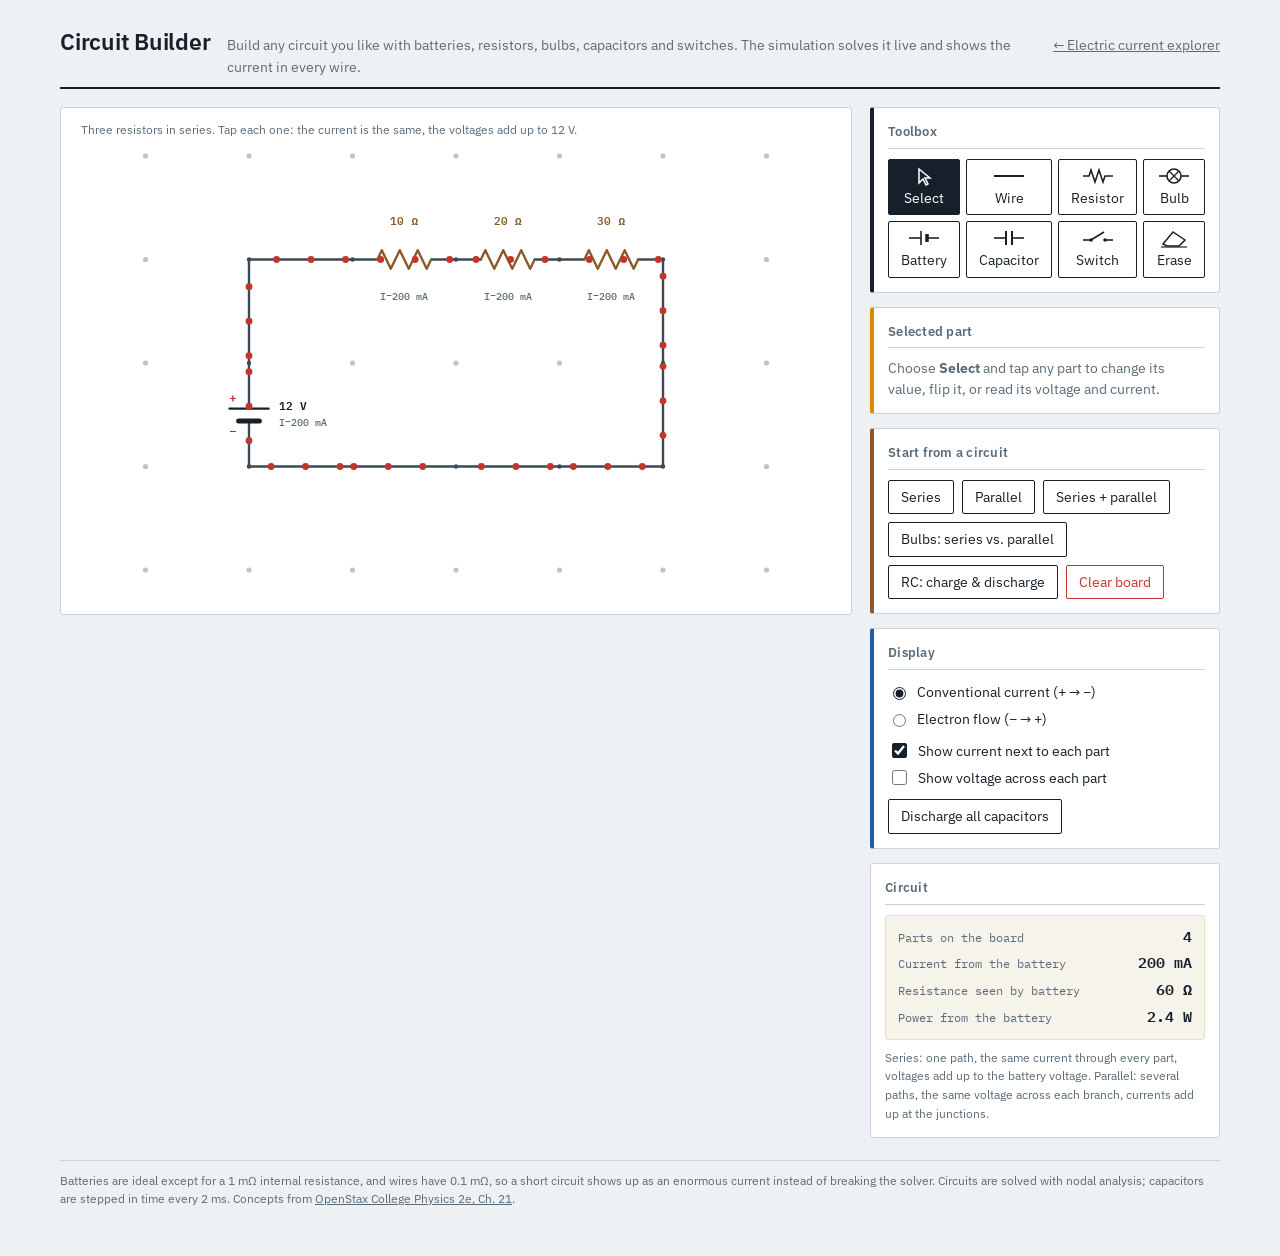
<file: electric-current/index.html>
<!DOCTYPE html>
<html lang="en">
<head>
<meta charset="utf-8">
<meta name="viewport" content="width=device-width, initial-scale=1">
<title>Circuit Builder</title>
<link rel="preconnect" href="https://fonts.googleapis.com">
<link rel="preconnect" href="https://fonts.gstatic.com" crossorigin>
<link href="https://fonts.googleapis.com/css2?family=IBM+Plex+Mono:wght@400;500;600&family=IBM+Plex+Sans:wght@400;500;600&display=swap" rel="stylesheet">
<style>
  :root{
    --paper:#EEF1F4; --panel:#FFFFFF; --ink:#16202B; --ink-soft:#5A6B79;
    --rule:#C8D3DC; --conv:#C2352B; --elec:#1E5FA8; --wire:#3C4A56;
    --resistor:#8A5A2B; --cap:#12705A; --bulb:#E0A21B; --focus:#D98B00;
  }
  *{box-sizing:border-box}
  html,body{margin:0;padding:0}
  body{background:var(--paper);color:var(--ink);
    font-family:"IBM Plex Sans",-apple-system,BlinkMacSystemFont,"Segoe UI",sans-serif;
    font-size:15px;line-height:1.5}
  .frame{max-width:1200px;margin:0 auto;padding:24px 20px 48px}
  header{display:flex;align-items:baseline;gap:16px;flex-wrap:wrap;
    border-bottom:2px solid var(--ink);padding-bottom:10px;margin-bottom:18px}
  h1{font-size:1.45rem;font-weight:600;margin:0;letter-spacing:-0.01em}
  header p{margin:0;color:var(--ink-soft);font-size:0.9rem;flex:1 1 220px}
  header a{color:var(--ink-soft);font-size:0.85rem}

  .layout{display:grid;grid-template-columns:minmax(0,1fr) 350px;gap:18px;align-items:start}
  @media (max-width:900px){.layout{grid-template-columns:minmax(0,1fr)}}
  .leftcol{display:flex;flex-direction:column;gap:14px;min-width:0}

  .stage{position:relative;background:var(--panel);border:1px solid var(--rule);border-radius:3px}
  canvas{display:block;width:100%;height:auto;border-radius:3px;touch-action:none}
  .hint{position:absolute;left:12px;top:10px;font-size:0.78rem;color:var(--ink-soft);
    background:rgba(255,255,255,.9);padding:2px 8px;border-radius:2px;pointer-events:none;max-width:85%}
  .warn{position:absolute;right:12px;bottom:12px;left:12px;font-size:0.84rem;color:#fff;background:var(--conv);
    padding:6px 10px;border-radius:3px;display:none}
  .info{position:absolute;right:12px;bottom:12px;left:12px;font-size:0.82rem;color:var(--ink);background:#FDF5E2;
    border:1px solid #EBD9A8;padding:6px 10px;border-radius:3px;display:none}

  .rail{display:flex;flex-direction:column;gap:14px}
  .card{background:var(--panel);border:1px solid var(--rule);border-radius:3px;padding:14px}
  .card h2{font-size:0.82rem;font-weight:600;margin:0 0 10px;color:var(--ink-soft);
    letter-spacing:0.02em;border-bottom:1px solid var(--rule);padding-bottom:6px}
  .tool-card{border-left:4px solid var(--ink)}
  .sel-card{border-left:4px solid var(--focus)}
  .tmpl-card{border-left:4px solid var(--resistor)}
  .display-card{border-left:4px solid var(--elec)}

  .tools{display:grid;grid-template-columns:repeat(4,1fr);gap:6px}
  .tools button{display:flex;flex-direction:column;align-items:center;gap:2px;padding:6px 2px;font-size:0.74rem}
  .tools svg{width:34px;height:20px}
  .row{display:flex;gap:8px;flex-wrap:wrap}

  .field{display:flex;align-items:center;gap:8px;font-family:"IBM Plex Mono",monospace;font-size:0.85rem;margin:8px 0}
  .field label{flex:0 0 74px;color:var(--ink-soft)}
  .field input[type=range]{flex:1;accent-color:var(--ink);min-width:0}
  .field input[type=number]{width:70px;font:inherit;font-size:0.82rem;padding:3px 5px;border:1px solid var(--rule);border-radius:2px}
  .field .unit{color:var(--ink-soft);font-size:0.8rem;min-width:24px}

  button.act{font:inherit;font-size:0.85rem;padding:6px 12px;border:1px solid var(--ink);
    background:var(--panel);color:var(--ink);border-radius:2px;cursor:pointer}
  button.act:hover{background:var(--ink);color:#fff}
  button.act[aria-pressed="true"]{background:var(--ink);color:#fff}
  button.act:hover svg *, button.act[aria-pressed="true"] svg *{stroke:#fff}
  button.danger{border-color:var(--conv);color:var(--conv)}
  button.danger:hover{background:var(--conv);color:#fff}

  label.check{display:flex;align-items:center;gap:8px;font-size:0.87rem;padding:3px 0;cursor:pointer}
  label.check input{accent-color:var(--ink);width:15px;height:15px}
  .radio-row{display:flex;flex-direction:column;gap:2px;margin-bottom:6px}
  .radio-row label{display:flex;align-items:center;gap:8px;font-size:0.87rem;cursor:pointer;padding:2px 0}
  .radio-row input{accent-color:var(--ink)}

  .readout{font-family:"IBM Plex Mono",monospace;font-size:0.8rem}
  .readout .note{font-family:"IBM Plex Sans",sans-serif}
  .result-box{background:#F6F3EA;border:1px solid #E7DFC8;border-radius:3px;padding:10px 12px;margin-top:8px}
  .result-box .rline{display:flex;justify-content:space-between;align-items:baseline;gap:10px}
  .result-box .rline + .rline{margin-top:4px}
  .result-box .rlabel{color:var(--ink-soft);font-size:0.78rem}
  .result-box .rval{font-weight:600;font-size:0.95rem}
  .note{color:var(--ink-soft);font-size:0.78rem;margin-top:8px;line-height:1.5}
  .empty{color:var(--ink-soft);font-size:0.85rem}
  .sel-title{font-weight:600;font-size:0.95rem}
  sub,sup{font-size:.72em}
  :focus-visible{outline:2px solid var(--focus);outline-offset:2px}
  footer{margin-top:22px;font-size:0.78rem;color:var(--ink-soft);border-top:1px solid var(--rule);padding-top:10px}
  footer a{color:var(--ink-soft)}

  @media (max-width:600px){
    .frame{padding:14px 12px 36px}
    header{gap:10px;margin-bottom:12px}
    h1{font-size:1.2rem}
    header p{font-size:0.84rem;flex-basis:100%;order:3}
    .layout{gap:12px}
    .card{padding:12px}
    button.act{padding:8px 12px;font-size:0.88rem}
    .hint{font-size:0.72rem}
  }
</style>
</head>
<body>
<div class="frame">
  <header>
    <h1>Circuit Builder</h1>
    <p>Build any circuit you like with batteries, resistors, bulbs, capacitors and switches. The simulation solves it live and shows the current in every wire.</p>
    <a href="../electric-current/">&larr; Electric current explorer</a>
  </header>

  <div class="layout">
    <div class="leftcol">
      <div class="stage">
        <canvas id="board"></canvas>
        <div class="hint" id="hint">Pick a part, then click or tap between two dots to place it. Drag to draw several wires.</div>
        <div class="warn" id="warn"></div>
        <div class="info" id="info"></div>
      </div>
      <div class="stage" id="graph-wrap" style="display:none">
        <canvas id="graph"></canvas>
      </div>
    </div>

    <div class="rail">
      <div class="card tool-card">
        <h2>Toolbox</h2>
        <div class="tools" id="tools"></div>
      </div>

      <div class="card sel-card">
        <h2>Selected part</h2>
        <div id="sel"></div>
      </div>

      <div class="card tmpl-card">
        <h2>Start from a circuit</h2>
        <div class="row">
          <button class="act" data-tmpl="series">Series</button>
          <button class="act" data-tmpl="parallel">Parallel</button>
          <button class="act" data-tmpl="combo">Series + parallel</button>
          <button class="act" data-tmpl="bulbs">Bulbs: series vs. parallel</button>
          <button class="act" data-tmpl="rc">RC: charge &amp; discharge</button>
          <button class="act danger" data-tmpl="clear">Clear board</button>
        </div>
      </div>

      <div class="card display-card">
        <h2>Display</h2>
        <div class="radio-row">
          <label><input type="radio" name="dir" value="conv" checked> Conventional current (+ &rarr; &minus;)</label>
          <label><input type="radio" name="dir" value="elec"> Electron flow (&minus; &rarr; +)</label>
        </div>
        <label class="check"><input type="checkbox" id="show-i" checked><span>Show current next to each part</span></label>
        <label class="check"><input type="checkbox" id="show-v"><span>Show voltage across each part</span></label>
        <div class="row" style="margin-top:8px">
          <button class="act" id="discharge">Discharge all capacitors</button>
        </div>
      </div>

      <div class="card">
        <h2>Circuit</h2>
        <div class="readout" id="summary"></div>
      </div>
    </div>
  </div>

  <footer>
    Batteries are ideal except for a 1 m&Omega; internal resistance, and wires have 0.1 m&Omega;, so a short circuit shows up as an enormous current instead of breaking the solver. Circuits are solved with nodal analysis; capacitors are stepped in time every 2 ms. Concepts from
    <a href="https://openstax.org/books/college-physics-2e/pages/21-introduction-to-circuits-bioelectricity-and-dc-instruments" target="_blank" rel="noopener">OpenStax College Physics 2e, Ch. 21</a>.
  </footer>
</div>

<script>
(function(){
"use strict";

/* ================= constants ================= */
const COLS = 6, ROWS = 4;                   // grid cells
const NN = (COLS+1)*(ROWS+1);               // grid nodes
const R_WIRE = 1e-4, R_BATT = 1e-3, GMIN = 1e-9;
const DT = 0.002;                           // s, capacitor time step
const COL = {ink:"#16202B", soft:"#5A6B79", rule:"#C8D3DC", wire:"#3C4A56", res:"#8A5A2B",
             cap:"#12705A", bulb:"#E0A21B", conv:"#C2352B", elec:"#1E5FA8", focus:"#D98B00"};

const TYPES = {
  wire:      {name:"Wire"},
  resistor:  {name:"Resistor",  unit:"\u03a9",  min:1,   max:5000, log:true,  def:10},
  bulb:      {name:"Light bulb",unit:"\u03a9",  min:1,   max:100,  log:true,  def:10},
  battery:   {name:"Battery",   unit:"V",       min:0.5, max:24,   log:false, def:12, step:0.5},
  capacitor: {name:"Capacitor", unit:"\u00b5F", min:100, max:5000, log:true,  def:1000},
  switch:    {name:"Switch"}
};
const TOOL_LIST = ["select","wire","resistor","bulb","battery","capacitor","switch","erase"];
const TOOL_NAMES = {select:"Select", wire:"Wire", resistor:"Resistor", bulb:"Bulb", battery:"Battery",
                    capacitor:"Capacitor", switch:"Switch", erase:"Erase"};
const TOOL_ICONS = {
  select:'<path d="M12 3 L12 17 L16 13 L19 19 L21 18 L18 12 L23 12 Z" fill="none" stroke="#16202B" stroke-width="1.5"/>',
  wire:'<line x1="2" y1="10" x2="32" y2="10" stroke="#16202B" stroke-width="2"/>',
  resistor:'<polyline points="2,10 8,10 10,4 14,16 18,4 22,16 24,10 32,10" fill="none" stroke="#16202B" stroke-width="1.6"/>',
  bulb:'<line x1="2" y1="10" x2="10" y2="10" stroke="#16202B" stroke-width="1.6"/><circle cx="17" cy="10" r="7" fill="none" stroke="#16202B" stroke-width="1.6"/><path d="M12 5 L22 15 M22 5 L12 15" stroke="#16202B" stroke-width="1.2"/><line x1="24" y1="10" x2="32" y2="10" stroke="#16202B" stroke-width="1.6"/>',
  battery:'<line x1="2" y1="10" x2="14" y2="10" stroke="#16202B" stroke-width="1.6"/><line x1="14" y1="3" x2="14" y2="17" stroke="#16202B" stroke-width="1.6"/><line x1="20" y1="6" x2="20" y2="14" stroke="#16202B" stroke-width="3.5"/><line x1="20" y1="10" x2="32" y2="10" stroke="#16202B" stroke-width="1.6"/>',
  capacitor:'<line x1="2" y1="10" x2="14" y2="10" stroke="#16202B" stroke-width="1.6"/><line x1="14" y1="3" x2="14" y2="17" stroke="#16202B" stroke-width="2"/><line x1="20" y1="3" x2="20" y2="17" stroke="#16202B" stroke-width="2"/><line x1="20" y1="10" x2="32" y2="10" stroke="#16202B" stroke-width="1.6"/>',
  switch:'<line x1="2" y1="12" x2="10" y2="12" stroke="#16202B" stroke-width="1.6"/><circle cx="10" cy="12" r="1.8" fill="#16202B"/><line x1="10" y1="12" x2="23" y2="4" stroke="#16202B" stroke-width="1.6"/><circle cx="24" cy="12" r="1.8" fill="#16202B"/><line x1="24" y1="12" x2="32" y2="12" stroke="#16202B" stroke-width="1.6"/>',
  erase:'<path d="M6 16 L16 4 L28 12 L22 18 L10 18 Z" fill="none" stroke="#16202B" stroke-width="1.5"/><line x1="4" y1="19" x2="30" y2="19" stroke="#16202B" stroke-width="1.2"/>'
};

/* ================= state ================= */
let edges = new Map();          // key -> component
let tool = "select";
let selKey = null;
let direction = "conv", showI = true, showV = false;
let simT = 0, hist = [], histKey = null;
let hoverKey = null;
let painting = false, lastPaintKey = null;
let nodeV = new Float64Array(NN);
let solvedOK = true;
let idCounter = 1;

const key = (o,i,j) => o + "," + i + "," + j;
function parseKey(k){ const [o,i,j] = k.split(","); return {o, i:+i, j:+j}; }
function ends(o,i,j){ return o === "h" ? [[i,j],[i+1,j]] : [[i,j],[i,j+1]]; }
const nIdx = (i,j) => j*(COLS+1) + i;

function makeComp(type){
  const c = {id: idCounter++, type, phase: Math.random(), I: 0, V: 0};
  if (TYPES[type].def !== undefined) c.value = TYPES[type].def;
  if (type === "battery") c.flip = false;       // false: + terminal at end B (right / bottom)
  if (type === "switch")  c.closed = false;
  if (type === "capacitor") c.vc = 0;           // V_A - V_B
  return c;
}

/* ================= solver (modified nodal analysis with Norton sources) ================= */
function stamp(M, rhs, c, a, b, dt){
  let G = 0, J = 0;                               // element current A->B = G (Va - Vb) + J
  switch (c.type){
    case "wire": G = 1/R_WIRE; break;
    case "switch": if (c.closed) G = 1/R_WIRE; else return {G:0, J:0};
      break;
    case "resistor": case "bulb": G = 1/c.value; break;
    case "battery": G = 1/R_BATT; J = (c.flip ? -1 : 1)*c.value/R_BATT; break;
    case "capacitor": G = c.value*1e-6/dt; J = -G*c.vc; break;
  }
  M[a*NN+a] += G; M[b*NN+b] += G; M[a*NN+b] -= G; M[b*NN+a] -= G;
  rhs[a] -= J; rhs[b] += J;
  return {G, J};
}
function gauss(M, x, n){
  for (let c = 0; c < n; c++){
    let p = c, best = Math.abs(M[c*n+c]);
    for (let r = c+1; r < n; r++){ const v = Math.abs(M[r*n+c]); if (v > best){ best = v; p = r; } }
    if (best < 1e-300) return false;
    if (p !== c){
      for (let k = c; k < n; k++){ const t = M[c*n+k]; M[c*n+k] = M[p*n+k]; M[p*n+k] = t; }
      const t = x[c]; x[c] = x[p]; x[p] = t;
    }
    const d = M[c*n+c];
    for (let r = c+1; r < n; r++){
      const f = M[r*n+c]/d;
      if (f === 0) continue;
      for (let k = c; k < n; k++) M[r*n+k] -= f*M[c*n+k];
      x[r] -= f*x[c];
    }
  }
  for (let r = n-1; r >= 0; r--){
    let s = x[r];
    for (let k = r+1; k < n; k++) s -= M[r*n+k]*x[k];
    x[r] = s/M[r*n+r];
  }
  return true;
}
function solve(dt, commit){
  const M = new Float64Array(NN*NN), x = new Float64Array(NN);
  for (let k = 0; k < NN; k++) M[k*NN+k] = GMIN;
  const st = [];
  for (const [k, c] of edges){
    const e = parseKey(k), [[ai,aj],[bi,bj]] = ends(e.o, e.i, e.j);
    const a = nIdx(ai,aj), b = nIdx(bi,bj);
    st.push([c, a, b, stamp(M, x, c, a, b, dt)]);
  }
  solvedOK = gauss(M, x, NN);
  if (!solvedOK) return;
  nodeV = x;
  for (const [c, a, b, s] of st){
    const v = x[a] - x[b];
    c.V = v;
    c.I = (c.type === "switch" && !c.closed) ? 0 : s.G*v + s.J;
    if (commit && c.type === "capacitor") c.vc = v;
  }
}
function step(frameDt){
  const hasCap = [...edges.values()].some(c => c.type === "capacitor");
  if (hasCap){
    const n = Math.min(40, Math.max(1, Math.round(frameDt/DT)));
    for (let s = 0; s < n; s++) solve(DT, true);
    simT += n*DT;
  } else {
    solve(DT, false);
    simT += frameDt;
  }
}

/* ================= formatting ================= */
const PREF = [[1e3,"k"],[1,""],[1e-3,"m"],[1e-6,"\u00b5"]];
function fmt(v, unit, sig){
  sig = sig || 3;
  const a = Math.abs(v);
  if (a < 5e-7) return "0 " + unit;
  for (const [p, s] of PREF){
    if (a >= p*0.9995 || p === 1e-6){
      const n = v/p;
      return (Math.abs(n) >= 100 ? n.toFixed(0) : Number(n.toPrecision(sig)).toString()) + " " + s + unit;
    }
  }
}
function valueLabel(c){
  if (c.type === "capacitor") return fmt(c.value*1e-6, "F");
  if (c.type === "battery") return c.value + " V";
  if (c.type === "resistor" || c.type === "bulb") return fmt(c.value, "\u03a9");
  return "";
}

/* ================= canvas & geometry ================= */
const canvas = document.getElementById("board"), ctx = canvas.getContext("2d");
const gcan = document.getElementById("graph"), gctx = gcan.getContext("2d");
let DPR = 1, G0 = {ox:0, oy:0, cell:60};

function resize(){
  const w = canvas.parentElement.clientWidth || 800;
  const small = w < 560;
  const h = Math.round(w*(small ? 0.86 : 0.64));
  DPR = Math.min(window.devicePixelRatio || 1, 2);
  canvas.width = Math.round(w*DPR); canvas.height = Math.round(h*DPR); canvas.style.height = h + "px";
  ctx.setTransform(DPR,0,0,DPR,0,0);
  const top = small ? 58 : 48, bot = small ? 30 : 44, side = small ? 22 : 40;
  const cell = Math.min((w - 2*side)/COLS, (h - top - bot)/ROWS);
  G0 = {cell, ox: (w - cell*COLS)/2, oy: top + ((h - top - bot) - cell*ROWS)/2};
  const gh = small ? 170 : 150;
  gcan.width = Math.round(w*DPR); gcan.height = Math.round(gh*DPR); gcan.style.height = gh + "px";
  gctx.setTransform(DPR,0,0,DPR,0,0);
}
const P = (i,j) => ({x: G0.ox + i*G0.cell, y: G0.oy + j*G0.cell});

function edgeAt(px, py){
  const gx = (px - G0.ox)/G0.cell, gy = (py - G0.oy)/G0.cell;
  let best = null, bd = 1e9;
  const jh = Math.round(gy), ih = Math.floor(gx);
  if (ih >= 0 && ih < COLS && jh >= 0 && jh <= ROWS){
    const d = Math.abs(gy - jh), along = gx - ih;
    if (along > 0.12 && along < 0.88 && d < bd){ bd = d; best = key("h", ih, jh); }
  }
  const iv = Math.round(gx), jv = Math.floor(gy);
  if (iv >= 0 && iv <= COLS && jv >= 0 && jv < ROWS){
    const d = Math.abs(gx - iv), along = gy - jv;
    if (along > 0.12 && along < 0.88 && d < bd){ bd = d; best = key("v", iv, jv); }
  }
  return bd < 0.3 ? best : null;
}

/* ================= drawing ================= */
function line(x1,y1,x2,y2,col,w){ ctx.strokeStyle = col; ctx.lineWidth = w; ctx.beginPath(); ctx.moveTo(x1,y1); ctx.lineTo(x2,y2); ctx.stroke(); }
function text(t, x, y, col, align, size, weight){
  ctx.save(); ctx.fillStyle = col; ctx.textAlign = align || "center"; ctx.textBaseline = "middle";
  ctx.font = (weight || "600") + " " + (size || 11) + 'px "IBM Plex Mono", monospace'; ctx.fillText(t, x, y); ctx.restore();
}

// Draw a component in local coordinates: x along the edge (A at -L/2, B at +L/2), y perpendicular.
function drawComp(c, e){
  const [[ai,aj],[bi,bj]] = ends(e.o, e.i, e.j);
  const A = P(ai,aj), B = P(bi,bj);
  const mx = (A.x+B.x)/2, my = (A.y+B.y)/2, L = G0.cell, h = L/2;
  ctx.save(); ctx.translate(mx, my); if (e.o === "v") ctx.rotate(Math.PI/2);
  ctx.lineCap = "round"; ctx.lineJoin = "round";
  const lead = (x1, x2) => line(x1, 0, x2, 0, COL.wire, 2.4);
  const k = L*0.26;
  switch (c.type){
    case "wire": lead(-h, h); break;
    case "resistor": {
      lead(-h, -k); lead(k, h);
      ctx.strokeStyle = COL.res; ctx.lineWidth = 2.4; ctx.beginPath(); ctx.moveTo(-k, 0);
      const n = 6, z = L*0.09;
      for (let t = 0; t < n; t++) ctx.lineTo(-k + 2*k*(t+0.5)/n, t%2 ? z : -z);
      ctx.lineTo(k, 0); ctx.stroke(); break;
    }
    case "bulb": {
      const r = L*0.17, P2 = c.I*c.I*c.value, b = P2/(P2 + 4);
      lead(-h, -r); lead(r, h);
      if (b > 0.02){
        const g = ctx.createRadialGradient(0,0,r*0.3, 0,0, r*(1.4 + 2.2*b));
        g.addColorStop(0, "rgba(255,210,70," + (0.35+0.6*b) + ")"); g.addColorStop(1, "rgba(255,210,70,0)");
        ctx.fillStyle = g; ctx.beginPath(); ctx.arc(0,0, r*(1.4+2.2*b), 0, 2*Math.PI); ctx.fill();
      }
      ctx.fillStyle = b > 0.02 ? "rgba(255,226,120," + (0.4+0.6*b) + ")" : "#fff";
      ctx.beginPath(); ctx.arc(0,0,r,0,2*Math.PI); ctx.fill();
      ctx.strokeStyle = COL.ink; ctx.lineWidth = 1.8; ctx.stroke();
      ctx.lineWidth = 1.3; ctx.beginPath(); const q = r*0.7;
      ctx.moveTo(-q,-q); ctx.lineTo(q,q); ctx.moveTo(q,-q); ctx.lineTo(-q,q); ctx.stroke(); break;
    }
    case "battery": {
      const s = c.flip ? -1 : 1, g = L*0.06;          // long (+) plate toward B unless flipped
      lead(-h, -g); lead(g, h);
      ctx.fillStyle = "#fff"; ctx.fillRect(-g+1, -L*0.2, 2*g-2, L*0.4);
      line(s*g, -L*0.19, s*g, L*0.19, COL.ink, 2.2);
      line(-s*g, -L*0.1, -s*g, L*0.1, COL.ink, 5);
      ctx.restore(); ctx.save(); ctx.translate(mx, my);
      // + and - signs, drawn without rotation
      const ux = e.o === "h" ? 1 : 0, uy = e.o === "h" ? 0 : 1, px = e.o === "h" ? 0 : -1, py = e.o === "h" ? -1 : 0;
      const off = e.o === "h" ? L*0.21 : L*0.15;
      text("+", s*ux*g*2.6 + px*off, s*uy*g*2.6 + py*off, COL.conv, "center", 13);
      text("\u2212", -s*ux*g*2.6 + px*off, -s*uy*g*2.6 + py*off, COL.elec, "center", 13);
      break;
    }
    case "capacitor": {
      const g = L*0.06;
      lead(-h, -g); lead(g, h);
      line(-g, -L*0.17, -g, L*0.17, COL.cap, 3); line(g, -L*0.17, g, L*0.17, COL.cap, 3);
      const q = Math.min(1, Math.abs(c.vc)/12);
      if (q > 0.02){
        ctx.fillStyle = "rgba(194,53,43," + (0.2+0.6*q) + ")";
        ctx.fillRect(c.vc > 0 ? -g-5 : g+2, -L*0.17*q, 3, 2*L*0.17*q);
        ctx.fillStyle = "rgba(30,95,168," + (0.2+0.6*q) + ")";
        ctx.fillRect(c.vc > 0 ? g+2 : -g-5, -L*0.17*q, 3, 2*L*0.17*q);
      }
      break;
    }
    case "switch": {
      const s0 = -L*0.22, s1 = L*0.22;
      lead(-h, s0); lead(s1, h);
      ctx.fillStyle = COL.ink;
      ctx.beginPath(); ctx.arc(s0, 0, 3.5, 0, 2*Math.PI); ctx.fill();
      ctx.beginPath(); ctx.arc(s1, 0, 3.5, 0, 2*Math.PI); ctx.fill();
      const ang = c.closed ? 0 : -0.55, len = s1 - s0;
      line(s0, 0, s0 + len*Math.cos(ang), len*Math.sin(ang), COL.ink, 2.6);
      break;
    }
  }
  ctx.restore();
}

function drawDots(c, e, dt){
  if (Math.abs(c.I) < 2e-5) return;
  const [[ai,aj],[bi,bj]] = ends(e.o, e.i, e.j);
  const A = P(ai,aj), B = P(bi,bj);
  const col = direction === "conv" ? COL.conv : COL.elec;
  ctx.fillStyle = col;
  for (let k = 0; k < 3; k++){
    const u = (((k/3 + c.phase) % 1) + 1) % 1;
    ctx.beginPath(); ctx.arc(A.x + (B.x-A.x)*u, A.y + (B.y-A.y)*u, 3.4, 0, 2*Math.PI); ctx.fill();
  }
}
function advanceDots(dt){
  for (const c of edges.values()){
    const a = Math.abs(c.I);
    if (a < 2e-5) continue;
    const speed = Math.max(0.2, Math.min(2.0, 0.2 + 0.45*Math.log10(a/1e-4)));   // cells per second
    const sgn = Math.sign(c.I)*(direction === "conv" ? 1 : -1);
    c.phase += sgn*speed*dt;
  }
}

// which = 0: value label, 1: current/voltage label
function labelPos(e, which){
  const [[ai,aj],[bi,bj]] = ends(e.o, e.i, e.j);
  const A = P(ai,aj), B = P(bi,bj), mx = (A.x+B.x)/2, my = (A.y+B.y)/2;
  if (e.o === "h") return {x: mx, y: my + (which ? 1 : -1)*G0.cell*0.36, align:"center"};
  const partAt = (i, j) => { const c = edges.get(key("v", i, j)); return c && c.type !== "wire"; };
  const side = (e.i === COLS || partAt(e.i+1, e.j)) ? -1 : 1;   // stack labels on the free side
  return {x: mx + side*(G0.cell*0.22 + 7), y: my + (which ? 8 : -8), align: side > 0 ? "left" : "right"};
}

function draw(dt){
  const W = canvas.width/DPR, H = canvas.height/DPR;
  ctx.clearRect(0,0,W,H);
  // hover preview
  if (hoverKey && tool !== "select"){
    const e = parseKey(hoverKey), [[ai,aj],[bi,bj]] = ends(e.o,e.i,e.j), A = P(ai,aj), B = P(bi,bj);
    ctx.save(); ctx.strokeStyle = tool === "erase" ? "rgba(194,53,43,.35)" : "rgba(217,139,0,.35)"; ctx.lineWidth = 12; ctx.lineCap = "round";
    ctx.beginPath(); ctx.moveTo(A.x,A.y); ctx.lineTo(B.x,B.y); ctx.stroke(); ctx.restore();
  }
  // selection halo
  if (selKey && edges.has(selKey)){
    const e = parseKey(selKey), [[ai,aj],[bi,bj]] = ends(e.o,e.i,e.j), A = P(ai,aj), B = P(bi,bj);
    ctx.save(); ctx.strokeStyle = "rgba(217,139,0,.45)"; ctx.lineWidth = 16; ctx.lineCap = "round";
    ctx.beginPath(); ctx.moveTo(A.x,A.y); ctx.lineTo(B.x,B.y); ctx.stroke(); ctx.restore();
  }
  // grid dots and junctions
  const deg = new Uint8Array(NN);
  for (const k of edges.keys()){ const e = parseKey(k), [[ai,aj],[bi,bj]] = ends(e.o,e.i,e.j); deg[nIdx(ai,aj)]++; deg[nIdx(bi,bj)]++; }
  for (let j = 0; j <= ROWS; j++) for (let i = 0; i <= COLS; i++){
    const p = P(i,j), d = deg[nIdx(i,j)];
    ctx.fillStyle = d >= 3 ? COL.wire : (d > 0 ? COL.wire : "#B9C5CF");
    ctx.beginPath(); ctx.arc(p.x, p.y, d >= 3 ? 4.5 : (d > 0 ? 2.2 : 2.6), 0, 2*Math.PI); ctx.fill();
  }
  for (const [k, c] of edges) drawComp(c, parseKey(k));
  for (const [k, c] of edges) drawDots(c, parseKey(k));
  // labels
  for (const [k, c] of edges){
    if (c.type === "wire") continue;
    const e = parseKey(k);
    const vl = valueLabel(c);
    if (vl){ const p = labelPos(e, 0); text(vl, p.x, p.y, c.type === "capacitor" ? COL.cap : (c.type === "battery" ? COL.ink : COL.res), p.align, 11); }
    const bits = [];
    if (showI && !(c.type === "switch" && !c.closed)) bits.push("I=" + fmt(Math.abs(c.I), "A"));
    if (showV && c.type !== "switch") bits.push("V=" + fmt(Math.abs(c.V), "V"));
    if (bits.length){ const p = labelPos(e, 1); text(bits.join("  "), p.x, p.y, COL.soft, p.align, 10, "500"); }
  }
}

/* ================= graph for the selected part ================= */
function drawGraph(){
  const wrap = document.getElementById("graph-wrap");
  const c = selKey ? edges.get(selKey) : null;
  if (!c || c.type === "wire"){ wrap.style.display = "none"; return; }
  wrap.style.display = "";
  const W = gcan.width/DPR, H = gcan.height/DPR;
  gctx.clearRect(0,0,W,H);
  const padL = 84, padR = 12, padT = 26, padB = 20, pw = W - padL - padR, rowH = (H - padT - padB)/2, WIN = 10;
  gctx.save(); gctx.fillStyle = COL.ink; gctx.font = '600 12px "IBM Plex Sans", sans-serif'; gctx.textBaseline = "middle";
  gctx.fillText("Selected: " + TYPES[c.type].name + (valueLabel(c) ? " (" + valueLabel(c) + ")" : "") + " over the last " + WIN + " s", 12, 13); gctx.restore();
  const rows = [{k:"V", lab:"V across", unit:"V", col: COL.cap}, {k:"I", lab:"I through", unit:"A", col: COL.conv}];
  const t0 = simT - WIN;
  rows.forEach((r, n) => {
    const top = padT + n*rowH, bottom = top + rowH - 6;
    let mx = 0; for (const h of hist) mx = Math.max(mx, Math.abs(h[r.k]));
    mx = mx > 0 ? mx*1.15 : 1;
    gctx.save(); gctx.strokeStyle = COL.rule; gctx.beginPath(); gctx.moveTo(padL, bottom); gctx.lineTo(padL+pw, bottom); gctx.stroke();
    gctx.strokeStyle = r.col; gctx.lineWidth = 2; gctx.beginPath();
    let first = true;
    for (const h of hist){
      if (h.t < t0) continue;
      const x = padL + (h.t - t0)/WIN*pw, y = bottom - Math.abs(h[r.k])/mx*(rowH - 12);
      if (first){ gctx.moveTo(x,y); first = false; } else gctx.lineTo(x,y);
    }
    gctx.stroke(); gctx.restore();
    gctx.save(); gctx.textBaseline = "middle"; gctx.font = '600 11px "IBM Plex Mono", monospace';
    gctx.fillStyle = r.col; gctx.fillText(r.lab, 10, top + rowH/2 - 8);
    gctx.fillStyle = COL.ink; gctx.fillText(fmt(Math.abs(c[r.k]), r.unit), 10, top + rowH/2 + 8);
    gctx.restore();
  });
}

/* ================= panels ================= */
function logToSlider(v, t){ return Math.round(1000*Math.log(v/t.min)/Math.log(t.max/t.min)); }
function sliderToLog(s, t){ const v = t.min*Math.pow(t.max/t.min, s/1000); return v >= 100 ? Math.round(v/10)*10 : (v >= 10 ? Math.round(v) : Math.round(v*10)/10); }

function renderSelected(){
  const box = document.getElementById("sel");
  const c = selKey ? edges.get(selKey) : null;
  if (!c){ box.innerHTML = '<div class="empty">Choose <strong>Select</strong> and tap any part to change its value, flip it, or read its voltage and current.</div>'; return; }
  const t = TYPES[c.type];
  let html = '<div class="sel-title">' + t.name + '</div>';
  if (t.unit){
    const sv = t.log ? logToSlider(c.value, t) : c.value;
    const rmin = t.log ? 0 : t.min, rmax = t.log ? 1000 : t.max, rstep = t.log ? 1 : (t.step || 0.5);
    html += '<div class="field"><label for="sel-range">Value</label>' +
            '<input type="range" id="sel-range" min="' + rmin + '" max="' + rmax + '" step="' + rstep + '" value="' + sv + '">' +
            '<input type="number" id="sel-num" min="' + t.min + '" max="' + t.max + '" step="any" value="' + c.value + '">' +
            '<span class="unit">' + t.unit + '</span></div>';
  }
  html += '<div class="row">';
  if (c.type === "battery") html += '<button class="act" id="sel-flip">Flip polarity</button>';
  if (c.type === "switch") html += '<button class="act" id="sel-toggle">' + (c.closed ? "Open switch" : "Close switch") + '</button>';
  html += '<button class="act danger" id="sel-del">Remove</button></div>';
  html += '<div class="readout"><div class="result-box" id="sel-meas"></div></div><div class="note" id="sel-note"></div>';
  box.innerHTML = html;

  const r = document.getElementById("sel-range"), n = document.getElementById("sel-num");
  if (r){
    r.oninput = () => { c.value = t.log ? sliderToLog(+r.value, t) : +r.value; n.value = c.value; };
    n.onchange = () => { let v = parseFloat(n.value); if (isNaN(v)) return; v = Math.max(t.min, Math.min(t.max, v)); c.value = v; n.value = v; r.value = t.log ? logToSlider(v, t) : v; };
  }
  const f = document.getElementById("sel-flip"); if (f) f.onclick = () => { c.flip = !c.flip; };
  const tg = document.getElementById("sel-toggle"); if (tg) tg.onclick = () => { c.closed = !c.closed; tg.textContent = c.closed ? "Open switch" : "Close switch"; };
  document.getElementById("sel-del").onclick = () => { edges.delete(selKey); selKey = null; renderSelected(); };
  updateMeasurements();
}
function updateMeasurements(){
  const c = selKey ? edges.get(selKey) : null, box = document.getElementById("sel-meas");
  if (!c || !box) return;
  const line = (l, v) => '<div class="rline"><span class="rlabel">' + l + '</span><span class="rval">' + v + '</span></div>';
  let h = "", note = "";
  const V = Math.abs(c.V), I = Math.abs(c.I);
  if (c.type === "resistor" || c.type === "bulb"){
    h += line("Voltage across", fmt(V, "V")) + line("Current through", fmt(I, "A")) + line("Power P = I\u00b2R", fmt(I*I*c.value, "W"));
    if (I > 1e-6) h += line("Check: V / I", fmt(V/I, "\u03a9"));
    note = c.type === "bulb" ? "A bulb glows brighter when more power is delivered to it." : "Ohm\u2019s law: V = IR for every resistor, whatever the rest of the circuit looks like.";
  } else if (c.type === "battery"){
    h += line("Terminal voltage", fmt(V, "V")) + line("Current delivered", fmt(I, "A")) + line("Power delivered", fmt(V*I, "W"));
    note = I > 30 ? "Short circuit: almost nothing limits the current." : "The battery sets the voltage; the rest of the circuit decides the current.";
  } else if (c.type === "capacitor"){
    const C = c.value*1e-6, vc = Math.abs(c.vc);
    h += line("Voltage across", fmt(vc, "V")) + line("Charge Q = CV", fmt(C*vc, "C")) + line("Current", fmt(I, "A"));
    note = I > 1e-5 ? (Math.abs(c.I*c.vc) > 0 && Math.sign(c.I) === Math.sign(c.vc) ? "Charging: current flows while V\u2080 changes. It slows down as the capacitor fills (\u03c4 = RC)." : "Discharging: the capacitor pushes current back around the circuit.") :
           "No current: a capacitor blocks steady (DC) current once it has finished charging or discharging.";
    note = note.replace("V\u2080", "V");
  } else if (c.type === "switch"){
    h += line("State", c.closed ? "closed" : "open") + line(c.closed ? "Current through" : "Voltage across the gap", c.closed ? fmt(I, "A") : fmt(V, "V"));
    note = c.closed ? "A closed switch acts like a wire." : "An open switch breaks the loop, so no current flows through it.";
  }
  box.innerHTML = h;
  const nt = document.getElementById("sel-note"); if (nt) nt.textContent = note;
}

function updateSummary(){
  const box = document.getElementById("summary");
  const all = [...edges.values()];
  const batts = all.filter(c => c.type === "battery");
  const caps = all.filter(c => c.type === "capacitor");
  const line = (l, v) => '<div class="rline"><span class="rlabel">' + l + '</span><span class="rval">' + v + '</span></div>';
  let h = '<div class="result-box">' + line("Parts on the board", String(all.filter(c => c.type !== "wire").length));
  if (batts.length === 1){
    const b = batts[0], I = Math.abs(b.I);
    h += line("Current from the battery", fmt(I, "A"));
    if (!caps.length && I > 1e-6 && I < 30) h += line("Resistance seen by battery", fmt(b.value/I, "\u03a9"));
    h += line("Power from the battery", fmt(b.value*I, "W"));
  } else if (batts.length > 1){
    h += line("Batteries", String(batts.length));
  }
  if (caps.length) h += line("Time since start", simT.toFixed(1) + " s");
  h += '</div>';
  h += '<div class="note">Series: one path, the same current through every part, voltages add up to the battery voltage. Parallel: several paths, the same voltage across each branch, currents add up at the junctions.</div>';
  box.innerHTML = h;

  const warn = document.getElementById("warn"), info = document.getElementById("info");
  const shorted = batts.some(b => Math.abs(b.I) > 30);
  const anyI = all.some(c => c.type !== "battery" && Math.abs(c.I) > 1e-6);
  if (shorted){
    warn.style.display = "block"; info.style.display = "none";
    warn.textContent = "Short circuit! A wire path connects the battery terminals with almost no resistance, so the current is enormous. Add a resistor or bulb to that path.";
  } else {
    warn.style.display = "none";
    const openSw = all.some(c => c.type === "switch" && !c.closed);
    if (batts.length && !anyI){
      info.style.display = "block";
      info.textContent = openSw ? "No current. A switch is open, so the loop is broken. Select the switch and close it."
                                : (caps.length ? "No current right now. A charged capacitor blocks steady current." : "No current. Current needs a closed loop from the + terminal back to the \u2212 terminal.");
    } else info.style.display = "none";
  }
}

/* ================= interaction ================= */
function applyTool(k){
  if (!k) return;
  if (tool === "erase"){ edges.delete(k); if (selKey === k) selKey = null; renderSelected(); return; }
  if (tool === "select"){
    const c = edges.get(k);
    if (c && c.type === "switch" && selKey === k){ c.closed = !c.closed; }
    selKey = c ? k : null; hist = []; histKey = selKey; renderSelected(); return;
  }
  const cur = edges.get(k);
  if (cur && cur.type === tool && tool !== "wire"){ selKey = k; hist = []; renderSelected(); return; }
  edges.set(k, makeComp(tool));
  if (tool !== "wire"){ selKey = k; hist = []; renderSelected(); }
}
function pos(e){ const r = canvas.getBoundingClientRect(); return {x: e.clientX - r.left, y: e.clientY - r.top}; }
canvas.addEventListener("pointerdown", e => {
  const p = pos(e), k = edgeAt(p.x, p.y);
  applyTool(k);
  if (tool === "wire" || tool === "erase"){ painting = true; lastPaintKey = k; canvas.setPointerCapture(e.pointerId); }
});
canvas.addEventListener("pointermove", e => {
  const p = pos(e), k = edgeAt(p.x, p.y);
  hoverKey = e.pointerType === "mouse" ? k : null;
  canvas.style.cursor = k ? "pointer" : "default";
  if (painting && k && k !== lastPaintKey){ applyTool(k); lastPaintKey = k; }
});
const stopPaint = () => { painting = false; lastPaintKey = null; };
canvas.addEventListener("pointerup", stopPaint);
canvas.addEventListener("pointercancel", stopPaint);
canvas.addEventListener("pointerleave", () => { hoverKey = null; });

/* ================= toolbox ================= */
const toolsEl = document.getElementById("tools");
TOOL_LIST.forEach(t => {
  const b = document.createElement("button");
  b.className = "act"; b.dataset.tool = t; b.setAttribute("aria-pressed", String(t === tool));
  b.innerHTML = '<svg viewBox="0 0 34 20" aria-hidden="true">' + TOOL_ICONS[t] + '</svg><span>' + TOOL_NAMES[t] + '</span>';
  b.onclick = () => {
    tool = t;
    toolsEl.querySelectorAll("button").forEach(x => x.setAttribute("aria-pressed", String(x.dataset.tool === t)));
    const HINT = {select:"Tap a part to edit it. Tap a selected switch again to open or close it.",
                  wire:"Click or tap between two dots to add a wire. Drag to draw several at once.",
                  erase:"Click or tap a part to remove it. Drag to erase several."};
    document.getElementById("hint").textContent = HINT[t] || ("Click or tap between two dots to place a " + TYPES[t].name.toLowerCase() + ".");
  };
  toolsEl.appendChild(b);
});

/* ================= templates ================= */
function put(o,i,j,type,value,extra){
  const c = makeComp(type);
  if (value !== undefined && value !== null) c.value = value;
  Object.assign(c, extra || {});
  edges.set(key(o,i,j), c);
}
function wires(list){ list.forEach(([o,i,j]) => put(o,i,j,"wire")); }
function loopFrame(x0, x1, battV){      // battery on the left side (+ on top), wires on bottom and left
  put("v", x0, 1, "wire"); put("v", x0, 2, "battery", battV, {flip:true});
  for (let i = x0; i < x1; i++) put("h", i, 3, "wire");
}
const TEMPLATES = {
  series(){
    loopFrame(1, 5, 12);
    put("h",1,1,"wire"); put("h",2,1,"resistor",10); put("h",3,1,"resistor",20); put("h",4,1,"resistor",30);
    wires([["v",5,1],["v",5,2]]);
  },
  parallel(){
    loopFrame(1, 5, 12);
    wires([["h",1,1],["h",2,1],["h",3,1],["h",4,1]]);
    put("v",3,1,"resistor",10); put("v",3,2,"wire");
    put("v",4,1,"resistor",20); put("v",4,2,"wire");
    put("v",5,1,"resistor",30); put("v",5,2,"wire");
  },
  combo(){
    loopFrame(1, 5, 12);
    put("h",1,1,"resistor",10); wires([["h",2,1],["h",3,1],["h",4,1]]);
    put("v",3,1,"resistor",20); put("v",3,2,"wire");
    put("v",5,1,"resistor",30); put("v",5,2,"wire");
  },
  bulbs(){
    // left: two bulbs in series
    loopFrame(0, 2, 12);
    put("h",0,1,"bulb",10); put("h",1,1,"bulb",10); wires([["v",2,1],["v",2,2]]);
    // right: two bulbs in parallel
    loopFrame(4, 6, 12);
    wires([["h",4,1],["h",5,1]]);
    put("v",5,1,"bulb",10); put("v",5,2,"wire");
    put("v",6,1,"bulb",10); put("v",6,2,"wire");
  },
  rc(){
    loopFrame(1, 5, 12);
    put("h",1,1,"switch",null,{closed:false}); put("h",2,1,"resistor",1000); wires([["h",3,1],["h",4,1]]);
    put("v",5,1,"capacitor",2000); put("v",5,2,"wire");
    put("v",4,1,"switch",null,{closed:false}); put("v",4,2,"resistor",1000);
  },
  clear(){}
};
const TMPL_NOTES = {
  series:"Three resistors in series. Tap each one: the current is the same, the voltages add up to 12 V.",
  parallel:"Three resistors in parallel. Each branch gets the full 12 V; the branch currents add up.",
  combo:"R\u2081 in series with R\u2082 \u2225 R\u2083. Which resistor has the largest current?",
  bulbs:"Same bulbs, same battery. Which pair glows brighter, and why?",
  rc:"Close the top switch to charge the capacitor through 1 k\u03a9 (\u03c4 = 2 s). Then open it and close the middle switch to discharge.",
  clear:"Empty board. Pick a part from the toolbox and start building."
};
document.querySelectorAll("[data-tmpl]").forEach(b => b.onclick = () => {
  edges = new Map(); selKey = null; hist = []; simT = 0;
  TEMPLATES[b.dataset.tmpl]();
  renderSelected();
  document.getElementById("hint").textContent = TMPL_NOTES[b.dataset.tmpl];
});

/* ================= display options ================= */
document.querySelectorAll('input[name="dir"]').forEach(r => r.onchange = () => { direction = document.querySelector('input[name="dir"]:checked').value; });
document.getElementById("show-i").onchange = e => { showI = e.target.checked; };
document.getElementById("show-v").onchange = e => { showV = e.target.checked; };
document.getElementById("discharge").onclick = () => { for (const c of edges.values()) if (c.type === "capacitor") c.vc = 0; };

/* ================= loop ================= */
let lastT = null, uiClock = 0;
function frame(ts){
  if (lastT === null) lastT = ts;
  const dt = Math.min(0.05, (ts - lastT)/1000); lastT = ts;
  step(dt);
  advanceDots(dt);
  if (selKey && edges.has(selKey)){
    const c = edges.get(selKey);
    if (histKey !== selKey){ hist = []; histKey = selKey; }
    hist.push({t: simT, V: c.type === "capacitor" ? c.vc : c.V, I: c.I});
    while (hist.length && hist[0].t < simT - 10.5) hist.shift();
  }
  draw(dt); drawGraph();
  uiClock += dt;
  if (uiClock > 0.15){ uiClock = 0; updateMeasurements(); updateSummary(); }
  requestAnimationFrame(frame);
}

window.addEventListener("resize", resize);
window.addEventListener("orientationchange", () => setTimeout(resize, 250));
resize();
if ((canvas.parentElement.clientWidth || 800) < 560){ showI = false; document.getElementById("show-i").checked = false; }
TEMPLATES.series();
renderSelected(); updateSummary();
document.getElementById("hint").textContent = TMPL_NOTES.series;
requestAnimationFrame(frame);
})();
</script>
</body>
</html>
</file>
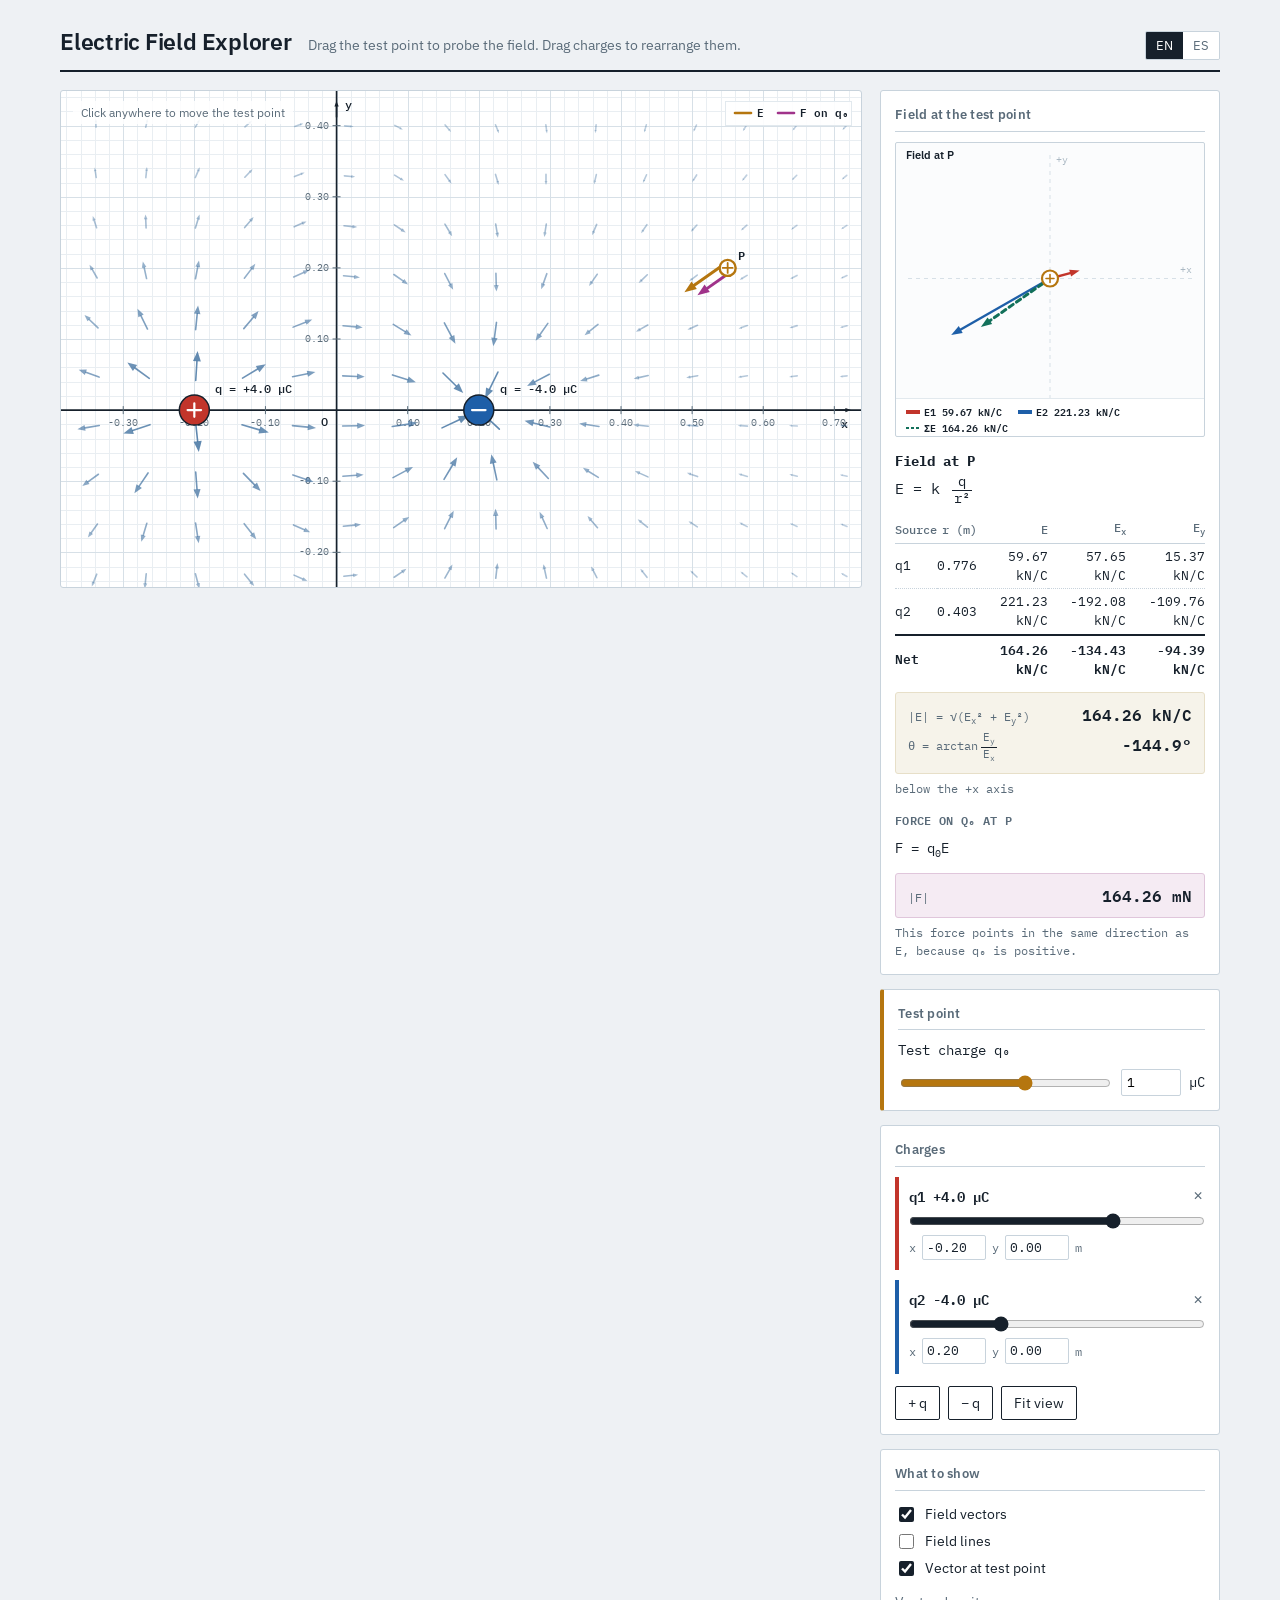
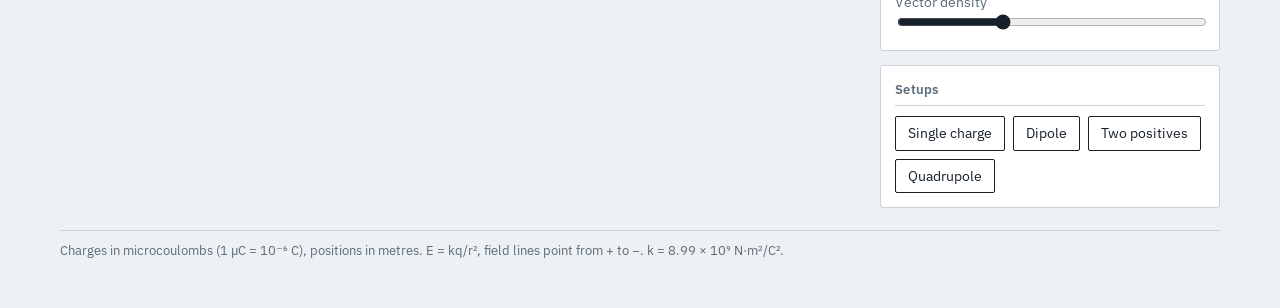
<file: electric-field/index.html>
<!DOCTYPE html>
<html lang="en">
<head>
<meta charset="utf-8">
<meta name="viewport" content="width=device-width, initial-scale=1">
<title>Electric Field Explorer</title>
<link rel="preconnect" href="https://fonts.googleapis.com">
<link rel="preconnect" href="https://fonts.gstatic.com" crossorigin>
<link href="https://fonts.googleapis.com/css2?family=IBM+Plex+Mono:wght@400;500;600&family=IBM+Plex+Sans:wght@400;500;600&display=swap" rel="stylesheet">
<style>
  :root{
    --paper:#EEF1F4; --panel:#FFFFFF; --ink:#16202B; --ink-soft:#5A6B79;
    --rule:#C8D3DC; --pos:#C2352B; --neg:#1E5FA8; --field:#3C6E9E; --probe:#B5760F; --focus:#D98B00;
  }
  *{box-sizing:border-box}
  html,body{margin:0;padding:0}
  body{background:var(--paper);color:var(--ink);
    font-family:"IBM Plex Sans",-apple-system,BlinkMacSystemFont,"Segoe UI",sans-serif;
    font-size:15px;line-height:1.5}
  .frame{max-width:1200px;margin:0 auto;padding:24px 20px 48px}
  header{display:flex;align-items:baseline;gap:16px;flex-wrap:wrap;
    border-bottom:2px solid var(--ink);padding-bottom:10px;margin-bottom:18px}
  h1{font-size:1.45rem;font-weight:600;margin:0;letter-spacing:-0.01em}
  header p{margin:0;color:var(--ink-soft);font-size:0.9rem;flex:1 1 220px}
  .lang{display:flex;border:1px solid var(--rule);border-radius:2px;overflow:hidden}
  .lang button{font:inherit;font-size:0.8rem;padding:4px 10px;border:0;background:var(--panel);
    color:var(--ink-soft);cursor:pointer}
  .lang button[aria-pressed="true"]{background:var(--ink);color:#fff}

  .layout{display:grid;grid-template-columns:minmax(0,1fr) 340px;gap:18px;align-items:start}
  @media (max-width:900px){.layout{grid-template-columns:minmax(0,1fr)}}

  .stage{position:relative;background:var(--panel);border:1px solid var(--rule);border-radius:3px}
  canvas{display:block;width:100%;height:auto;touch-action:none;cursor:grab;border-radius:3px}
  canvas.dragging{cursor:grabbing}
  .hint{position:absolute;left:12px;top:10px;font-size:0.78rem;color:var(--ink-soft);
    background:rgba(255,255,255,.85);padding:2px 8px;border-radius:2px;pointer-events:none;max-width:70%}

  .rail{display:flex;flex-direction:column;gap:14px}
  .card{background:var(--panel);border:1px solid var(--rule);border-radius:3px;padding:14px}
  .card h2{font-size:0.82rem;font-weight:600;margin:0 0 10px;color:var(--ink-soft);
    letter-spacing:0.02em;border-bottom:1px solid var(--rule);padding-bottom:6px}

  .fbd-wrap{border:1px solid var(--rule);border-radius:2px;background:#FBFCFD;margin-bottom:12px}
  canvas#fbd{display:block;width:100%;height:auto}

  .charge{border-left:4px solid var(--pos);padding:8px 0 10px 10px;margin-bottom:10px}
  .charge.neg{border-left-color:var(--neg)}
  .charge:last-child{margin-bottom:0}
  .charge-top{display:flex;align-items:center;gap:8px}
  .charge-name{font-family:"IBM Plex Mono",monospace;font-size:0.9rem;font-weight:600;flex:1}
  .charge input[type=range]{width:100%;margin:6px 0 4px;accent-color:var(--ink)}
  .coords{display:flex;gap:6px;align-items:center;font-family:"IBM Plex Mono",monospace;
    font-size:0.78rem;color:var(--ink-soft)}
  .coords input[type=number]{width:64px;font:inherit;font-size:0.8rem;padding:2px 4px;
    border:1px solid var(--rule);border-radius:2px;background:#fff;color:var(--ink)}
  .drop{border:0;background:none;color:var(--ink-soft);cursor:pointer;font:inherit;
    font-size:1.05rem;line-height:1;padding:0 2px}
  .drop:hover{color:var(--pos)}

  .probe-card{border-left:4px solid var(--probe)}
  .probe-row{display:flex;align-items:center;gap:8px;font-family:"IBM Plex Mono",monospace;font-size:0.85rem}
  .probe-row input[type=number]{width:64px;font:inherit;font-size:0.82rem;padding:3px 5px;
    border:1px solid var(--rule);border-radius:2px}
  .probe-row input[type=range]{flex:1;accent-color:var(--probe)}

  .row{display:flex;gap:8px;flex-wrap:wrap}
  button.act{font:inherit;font-size:0.85rem;padding:6px 12px;border:1px solid var(--ink);
    background:var(--panel);color:var(--ink);border-radius:2px;cursor:pointer}
  button.act:hover{background:var(--ink);color:#fff}
  button.act:disabled{opacity:.35;cursor:not-allowed}
  label.check{display:flex;align-items:center;gap:8px;font-size:0.87rem;padding:3px 0;cursor:pointer}
  label.check input{accent-color:var(--ink);width:15px;height:15px}
  .scale-row{margin-top:10px;font-size:0.85rem;color:var(--ink-soft)}
  .scale-row input{width:100%;accent-color:var(--ink)}

  .readout{font-family:"IBM Plex Mono",monospace;font-size:0.8rem}
  .readout .eq{font-size:0.88rem;margin-bottom:10px;line-height:1.8}
  .readout table{width:100%;border-collapse:collapse}
  .readout th{font-weight:500;color:var(--ink-soft);text-align:right;padding:3px 0;
    border-bottom:1px solid var(--rule);font-size:0.75rem}
  .readout th:first-child{text-align:left}
  .readout td{padding:3px 0;border-bottom:1px dotted var(--rule);text-align:right}
  .readout td:first-child{text-align:left}
  .readout tr.total td{border-top:2px solid var(--ink);border-bottom:0;font-weight:600;padding-top:5px}
  .readout .muted{color:var(--ink-soft)}
  .tablewrap{overflow-x:auto;-webkit-overflow-scrolling:touch}

  .frac{display:inline-flex;flex-direction:column;align-items:center;vertical-align:middle;
    margin:0 3px;line-height:1.15;font-size:0.92em}
  .frac .num{padding:0 2px}
  .frac .den{padding:0 2px;border-top:1.4px solid var(--ink)}
  .result-box{background:#F6F3EA;border:1px solid #E7DFC8;border-radius:3px;
    padding:10px 12px;margin-top:10px}
  .result-box.force{background:#F5EBF3;border-color:#E0C6DB}
  .result-box .rline{display:flex;justify-content:space-between;align-items:baseline;gap:10px}
  .result-box .rline + .rline{margin-top:4px}
  .result-box .rlabel{color:var(--ink-soft);font-size:0.76rem}
  .result-box .rval{font-weight:600;font-size:0.98rem}
  .angle-note{color:var(--ink-soft);font-size:0.74rem;margin-top:6px}
  .box-title{font-size:0.72rem;font-weight:600;letter-spacing:0.03em;text-transform:uppercase;
    color:var(--ink-soft);margin:14px 0 6px}
  sub,sup{font-size:.72em}
  :focus-visible{outline:2px solid var(--focus);outline-offset:2px}
  footer{margin-top:22px;font-size:0.8rem;color:var(--ink-soft);border-top:1px solid var(--rule);padding-top:10px}

  @media (max-width:600px){
    .frame{padding:14px 12px 36px}
    header{gap:10px;margin-bottom:12px}
    h1{font-size:1.2rem}
    header p{font-size:0.84rem;flex-basis:100%;order:3}
    .layout{gap:12px}
    .card{padding:12px}
    button.act{padding:9px 14px;font-size:0.88rem}
    .drop{font-size:1.3rem;padding:0 6px}
    label.check{padding:7px 0;font-size:0.9rem}
    label.check input{width:18px;height:18px}
    .charge input[type=range]{height:26px}
    .coords input[type=number]{width:72px;padding:5px 6px;font-size:0.85rem}
    .readout{font-size:0.75rem}
    .readout .eq{font-size:0.84rem}
    .hint{font-size:0.72rem}
  }
</style>
</head>
<body>
<div class="frame">
  <header>
    <h1 id="t-title">Electric Field Explorer</h1>
    <p id="t-sub">Drag the test point to probe the field. Drag charges to rearrange them.</p>
    <div class="lang">
      <button id="lang-en" aria-pressed="true">EN</button>
      <button id="lang-es" aria-pressed="false">ES</button>
    </div>
  </header>

  <div class="layout">
    <div class="stage">
      <canvas id="sim"></canvas>
      <div class="hint" id="t-hint">Click anywhere to move the test point</div>
    </div>

    <div class="rail">
      <div class="card">
        <h2 id="t-analysis">Field at the test point</h2>
        <div class="fbd-wrap"><canvas id="fbd"></canvas></div>
        <div class="readout" id="readout"></div>
      </div>

      <div class="card probe-card">
        <h2 id="t-probe">Test point</h2>
        <div class="probe-row" style="margin-bottom:8px">
          <span data-i18n="probeCharge">Test charge q₀</span>
        </div>
        <div class="probe-row">
          <input type="range" id="probe-q" min="-5" max="5" step="0.5" value="1">
          <input type="number" id="probe-q-num" step="0.5" value="1" style="width:60px">
          <span>µC</span>
        </div>
      </div>

      <div class="card">
        <h2 id="t-charges">Charges</h2>
        <div id="charge-list"></div>
        <div class="row" style="margin-top:12px">
          <button class="act" id="add-pos">+ q</button>
          <button class="act" id="add-neg">− q</button>
          <button class="act" id="fit" data-i18n="fit">Fit view</button>
        </div>
      </div>

      <div class="card">
        <h2 id="t-display">What to show</h2>
        <label class="check"><input type="checkbox" id="c-grid" checked><span data-i18n="c-grid">Field vectors</span></label>
        <label class="check"><input type="checkbox" id="c-lines"><span data-i18n="c-lines">Field lines</span></label>
        <label class="check"><input type="checkbox" id="c-probe" checked><span data-i18n="c-probe">Vector at test point</span></label>
        <div class="scale-row">
          <span data-i18n="scale">Vector density</span>
          <input type="range" id="density" min="0.6" max="1.8" step="0.1" value="1">
        </div>
      </div>

      <div class="card">
        <h2 id="t-setups">Setups</h2>
        <div class="row">
          <button class="act" data-preset="single" data-i18n="p-single">Single charge</button>
          <button class="act" data-preset="dipole" data-i18n="p-dipole">Dipole</button>
          <button class="act" data-preset="like" data-i18n="p-like">Two positives</button>
          <button class="act" data-preset="quad" data-i18n="p-quad">Quadrupole</button>
        </div>
      </div>
    </div>
  </div>

  <footer id="t-foot">Charges in microcoulombs (1 µC = 10⁻⁶ C), positions in metres. E = kq/r², field lines point from + to −. k = 8.99 × 10⁹ N·m²/C².</footer>
</div>

<script>
(function(){
"use strict";

const K = 8.9875517923e9;
const MAX_COORD = 5;
let ASPECT = 0.62;
const isSmall = () => (canvas.parentElement.clientWidth || 800) < 560;
const view = {cx:0.20, cy:0.0, span:1.0};
let S = 1, DPR = 1;

const canvas = document.getElementById("sim");
const ctx = canvas.getContext("2d");
const fbd = document.getElementById("fbd");
const fctx = fbd.getContext("2d");

let charges = [];
let probe = {x:0.55, y:0.20};
let probeQ = 1;                      // µC, the test charge's own charge
let dragging = null;                 // "probe" | charge index | null
let dragDX = 0, dragDY = 0, dragMoved = false;

const opts = {grid:true, lines:false, probeVec:true, density:1};

const PRESETS = {
  single:  [{q: 4.0, x:0.0, y:0.0}],
  dipole:  [{q: 4.0, x:-0.20, y:0.0},{q:-4.0, x:0.20, y:0.0}],
  like:    [{q: 3.0, x:-0.20, y:0.0},{q: 3.0, x:0.20, y:0.0}],
  quad:    [{q: 3.0, x:-0.22, y:-0.16},{q:-3.0, x:0.22, y:-0.16},
            {q: 3.0, x:0.22, y:0.16},{q:-3.0, x:-0.22, y:0.16}]
};
function loadPreset(name){
  charges = PRESETS[name].map(c => ({q:c.q, x:c.x, y:c.y}));
  probe = {x: 0.55, y: 0.20};
  fitView(); renderList(); draw();
}

/* ---------- language ---------- */
const STR = {
  en:{
    title:"Electric Field Explorer",
    sub:"Drag the test point to probe the field. Drag charges to rearrange them.",
    hint:"Click anywhere to move the test point",
    analysis:"Field at the test point", probe:"Test point", charges:"Charges", display:"What to show", setups:"Setups",
    fit:"Fit view", probeCharge:"Test charge q₀",
    "c-grid":"Field vectors","c-lines":"Field lines","c-probe":"Vector at test point","scale":"Vector density",
    "p-single":"Single charge","p-dipole":"Dipole","p-like":"Two positives","p-quad":"Quadrupole",
    foot:"Charges in microcoulombs (1 µC = 10⁻⁶ C), positions in metres. E = kq/r², field lines point from + to −. k = 8.99 × 10⁹ N·m²/C².",
    remove:"Remove", empty:"Add at least one charge to see a field.",
    source:"Source", netTotal:"Net", above:"above the +x axis", below:"below the +x axis",
    fieldAt:"Field at P", forceOn:"Force on q₀ at P", noForce:"Set a nonzero test charge to see the force it would feel here.",
    sameDir:"This force points in the same direction as E, because q₀ is positive.",
    oppDir:"This force points opposite to E, because q₀ is negative."
  },
  es:{
    title:"Explorador de Campo Eléctrico",
    sub:"Arrastra el punto de prueba para sondear el campo. Arrastra las cargas para reacomodarlas.",
    hint:"Haz clic en cualquier lugar para mover el punto de prueba",
    analysis:"Campo en el punto de prueba", probe:"Punto de prueba", charges:"Cargas", display:"Qué mostrar", setups:"Configuraciones",
    fit:"Reencuadrar", probeCharge:"Carga de prueba q₀",
    "c-grid":"Vectores de campo","c-lines":"Líneas de campo","c-probe":"Vector en el punto de prueba","scale":"Densidad de vectores",
    "p-single":"Una carga","p-dipole":"Dipolo","p-like":"Dos positivas","p-quad":"Cuadrupolo",
    foot:"Cargas en microcoulombs (1 µC = 10⁻⁶ C), posiciones en metros. E = kq/r², las líneas de campo van de + a −. k = 8.99 × 10⁹ N·m²/C².",
    remove:"Eliminar", empty:"Agrega al menos una carga para ver un campo.",
    source:"Origen", netTotal:"Neto", above:"sobre el eje +x", below:"bajo el eje +x",
    fieldAt:"Campo en P", forceOn:"Fuerza sobre q₀ en P", noForce:"Define una carga de prueba distinta de cero para ver la fuerza que sentiría aquí.",
    sameDir:"Esta fuerza apunta en la misma dirección que E, porque q₀ es positiva.",
    oppDir:"Esta fuerza apunta en dirección opuesta a E, porque q₀ es negativa."
  }
};
let lang = "en";
const T = k => STR[lang][k] || k;

function applyLang(){
  document.documentElement.lang = lang;
  document.getElementById("t-title").textContent = T("title");
  document.getElementById("t-sub").textContent = T("sub");
  document.getElementById("t-hint").textContent = T("hint");
  document.getElementById("t-analysis").textContent = T("analysis");
  document.getElementById("t-probe").textContent = T("probe");
  document.getElementById("t-charges").textContent = T("charges");
  document.getElementById("t-display").textContent = T("display");
  document.getElementById("t-setups").textContent = T("setups");
  document.getElementById("t-foot").textContent = T("foot");
  document.querySelectorAll("[data-i18n]").forEach(el => el.textContent = T(el.dataset.i18n));
  document.getElementById("lang-en").setAttribute("aria-pressed", lang === "en");
  document.getElementById("lang-es").setAttribute("aria-pressed", lang === "es");
  renderList(); draw();
}

/* ---------- physics ---------- */
function fieldAt(x, y){
  let ex = 0, ey = 0;
  for (const c of charges){
    const dx = x - c.x, dy = y - c.y;
    const r2 = dx*dx + dy*dy;
    if (r2 < 1e-6) return null;
    const r = Math.sqrt(r2);
    const e = K*(c.q*1e-6)/r2;
    ex += e*dx/r; ey += e*dy/r;
  }
  return {ex, ey};
}
function fieldFrom(c, x, y){
  const dx = x - c.x, dy = y - c.y;
  let r2 = dx*dx + dy*dy;
  const rTrue = Math.sqrt(r2);
  const rmin = 0.012;
  if (r2 < rmin*rmin) r2 = rmin*rmin;
  const r = Math.sqrt(r2);
  const e = K*(c.q*1e-6)/r2;
  return {ex: e*dx/r, ey: e*dy/r, r: rTrue};
}

/* ---------- formatting ---------- */
function fmtField(n){
  const a = Math.abs(n);
  if (a === 0) return "0";
  if (a >= 1e9) return (n/1e9).toFixed(2) + " GN/C";
  if (a >= 1e6) return (n/1e6).toFixed(2) + " MN/C";
  if (a >= 1e3) return (n/1e3).toFixed(2) + " kN/C";
  if (a >= 1)   return n.toFixed(1) + " N/C";
  return n.toExponential(2) + " N/C";
}
function fmtForce(n){
  const a = Math.abs(n);
  if (a === 0) return "0 N";
  if (a >= 1)     return n.toFixed(3) + " N";
  if (a >= 1e-3)  return (n*1e3).toFixed(2) + " mN";
  return (n*1e6).toFixed(1) + " \u00b5N";
}
function angDeg(fx, fy){ let a = Math.atan2(fy, fx)*180/Math.PI; if (a < 0) a += 360; return a; }
function frac(numHtml, denHtml){
  return '<span class="frac"><span class="num">' + numHtml + '</span><span class="den">' + denHtml + '</span></span>';
}

/* ---------- view mapping ---------- */
function resize(){
  const w = canvas.parentElement.clientWidth;
  ASPECT = w < 560 ? 0.95 : (w < 780 ? 0.76 : 0.62);
  const h = Math.round(w*ASPECT);
  const dpr = Math.min(window.devicePixelRatio || 1, 2);
  canvas.width = Math.round(w*dpr);
  canvas.height = Math.round(h*dpr);
  canvas.style.height = h + "px";
  DPR = dpr;
  ctx.setTransform(dpr, 0, 0, dpr, 0, 0);
  S = w/view.span;
  resizeFBD();
  draw();
}
function resizeFBD(){
  const w = fbd.parentElement.clientWidth || 300;
  const h = Math.round(w*(w < 320 ? 0.95 : 0.78));
  const dpr = Math.min(window.devicePixelRatio || 1, 2);
  fbd.width = Math.round(w*dpr); fbd.height = Math.round(h*dpr);
  fbd.style.height = h + "px";
  fctx.setTransform(dpr, 0, 0, dpr, 0, 0);
}
const cw = () => canvas.width/DPR;
const chh = () => canvas.height/DPR;
const sx = x => cw()/2 + (x - view.cx)*S;
const sy = y => chh()/2 - (y - view.cy)*S;
const mx = p => view.cx + (p - cw()/2)/S;
const my = p => view.cy - (p - chh()/2)/S;

function fitView(){
  let xmin=0, xmax=0, ymin=0, ymax=0;
  const pts = [...charges, probe];
  for (const c of pts){
    xmin = Math.min(xmin, c.x); xmax = Math.max(xmax, c.x);
    ymin = Math.min(ymin, c.y); ymax = Math.max(ymax, c.y);
  }
  const w = xmax-xmin, h = ymax-ymin;
  view.span = Math.max(0.30, w*1.5, (h*1.5)/ASPECT);
  view.cx = (xmin+xmax)/2; view.cy = (ymin+ymax)/2;
  S = cw()/view.span;
}
function fitIfNeeded(){
  const padX = view.span*0.08, padY = view.span*ASPECT*0.08;
  const left = view.cx-view.span/2+padX, right = view.cx+view.span/2-padX;
  const bottom = view.cy-view.span*ASPECT/2+padY, top = view.cy+view.span*ASPECT/2-padY;
  let out = 0 < left || 0 > right || 0 < bottom || 0 > top;
  for (const c of [...charges, probe]){
    if (c.x < left || c.x > right || c.y < bottom || c.y > top){ out = true; break; }
  }
  if (out) fitView();
}
const radiusPx = c => 9 + Math.min(13, Math.abs(c.q)*1.5);

/* ---------- drawing helpers ---------- */
function arrow(x1,y1,x2,y2,color,width,dashed){
  const dx=x2-x1, dy=y2-y1, len=Math.hypot(dx,dy);
  if (len < 3) return;
  const head = Math.min(12, len*0.35);
  const ux=dx/len, uy=dy/len;
  const bx=x2-ux*head, by=y2-uy*head;
  ctx.save();
  ctx.strokeStyle=color; ctx.fillStyle=color; ctx.lineWidth=width; ctx.lineCap="round";
  if (dashed) ctx.setLineDash([5,4]);
  ctx.beginPath(); ctx.moveTo(x1,y1); ctx.lineTo(bx,by); ctx.stroke();
  ctx.setLineDash([]);
  ctx.beginPath(); ctx.moveTo(x2,y2);
  ctx.lineTo(bx-uy*head*0.38, by+ux*head*0.38);
  ctx.lineTo(bx+uy*head*0.38, by-ux*head*0.38);
  ctx.closePath(); ctx.fill();
  ctx.restore();
}
const NICE = [0.005,0.01,0.02,0.05,0.1,0.2,0.5,1,2,5,10,20,50,100,200,500,1000,2000,5000];
function gridStep(){ for (const s of NICE) if (s*S >= 52) return s; return NICE[NICE.length-1]; }

function drawGrid(){
  const step = gridStep();
  const xmin=mx(0), xmax=mx(cw()), ymin=my(chh()), ymax=my(0);
  const dec = step<0.01?3:(step<0.1?2:(step<1?2:(step<10?1:0)));
  ctx.save();
  const minor = step/5;
  ctx.strokeStyle="#E9EEF2"; ctx.lineWidth=1;
  for (let m=Math.ceil(xmin/minor)*minor; m<=xmax; m+=minor){
    const p=Math.round(sx(m))+.5; ctx.beginPath(); ctx.moveTo(p,0); ctx.lineTo(p,chh()); ctx.stroke();
  }
  for (let m=Math.ceil(ymin/minor)*minor; m<=ymax; m+=minor){
    const p=Math.round(sy(m))+.5; ctx.beginPath(); ctx.moveTo(0,p); ctx.lineTo(cw(),p); ctx.stroke();
  }
  ctx.strokeStyle="#D7E0E7";
  for (let m=Math.ceil(xmin/step)*step; m<=xmax; m+=step){
    const p=Math.round(sx(m))+.5; ctx.beginPath(); ctx.moveTo(p,0); ctx.lineTo(p,chh()); ctx.stroke();
  }
  for (let m=Math.ceil(ymin/step)*step; m<=ymax; m+=step){
    const p=Math.round(sy(m))+.5; ctx.beginPath(); ctx.moveTo(0,p); ctx.lineTo(cw(),p); ctx.stroke();
  }
  const x0=sx(0), y0=sy(0);
  ctx.strokeStyle="#16202B"; ctx.fillStyle="#16202B"; ctx.lineWidth=1.6;
  ctx.beginPath(); ctx.moveTo(0,y0); ctx.lineTo(cw(),y0); ctx.stroke();
  ctx.beginPath(); ctx.moveTo(x0,0); ctx.lineTo(x0,chh()); ctx.stroke();
  arrow(cw()-26,y0,cw()-10,y0,"#16202B",1.6,false);
  arrow(x0,26,x0,10,"#16202B",1.6,false);
  ctx.font = '500 ' + (isSmall()?11:12) + 'px "IBM Plex Mono", monospace';
  ctx.textAlign="left";
  ctx.fillText("x", cw()-20, y0+18);
  ctx.fillText("y", x0+8, 18);
  ctx.fillText("O", x0-16, y0+16);
  ctx.font = (isSmall()?9:10) + 'px "IBM Plex Mono", monospace';
  ctx.fillStyle="#5A6B79"; ctx.strokeStyle="#5A6B79"; ctx.lineWidth=1;
  ctx.textAlign="center";
  for (let m=Math.ceil(xmin/step)*step; m<=xmax; m+=step){
    if (Math.abs(m) < step/100) continue;
    const p=sx(m); ctx.beginPath(); ctx.moveTo(p,y0-4); ctx.lineTo(p,y0+4); ctx.stroke();
    ctx.fillText(m.toFixed(dec), p, y0+16);
  }
  ctx.textAlign="right";
  for (let m=Math.ceil(ymin/step)*step; m<=ymax; m+=step){
    if (Math.abs(m) < step/100) continue;
    const p=sy(m); ctx.beginPath(); ctx.moveTo(x0-4,p); ctx.lineTo(x0+4,p); ctx.stroke();
    ctx.fillText(m.toFixed(dec), x0-8, p+3);
  }
  ctx.restore();
}

function fieldRefMag(){
  const maxQ = Math.max(0.5, ...charges.map(c => Math.abs(c.q)));
  const typicalR = Math.max(0.05, view.span*0.18);
  return K*(maxQ*1e-6)/(typicalR*typicalR);
}
function drawFieldGrid(){
  if (!charges.length) return;
  const ref = fieldRefMag();
  const step = Math.max(24, Math.min(52, (cw()/16)/opts.density));
  const maxLen = step*0.62;
  for (let X = step*0.7; X < cw(); X += step){
    for (let Y = step*0.7; Y < chh(); Y += step){
      const E = fieldAt(mx(X), my(Y));
      if (!E) continue;
      const mag = Math.hypot(E.ex, E.ey);
      if (mag < ref*0.002) continue;
      const t = mag/(mag+ref);
      const len = 5 + t*(maxLen-5);
      const alpha = 0.28 + t*0.55;
      const ux = E.ex/mag, uy = -E.ey/mag;
      arrow(X-ux*len*0.15, Y-uy*len*0.15, X+ux*len*0.85, Y+uy*len*0.85,
            "rgba(60,110,158," + alpha.toFixed(2) + ")", 1.6, false);
    }
  }
}

function traceFieldLines(){
  const positives = charges.filter(c => c.q > 0);
  if (!positives.length) return [];
  const lines = [];
  const stepLen = Math.max(view.span*0.006, 0.002);
  const startR = Math.max(view.span*0.012, 0.006);
  const boundX = view.span*1.15, boundY = view.span*ASPECT*1.15;
  for (const c of positives){
    const n = Math.max(5, Math.min(16, Math.round(5*Math.sqrt(Math.abs(c.q)))));
    for (let k = 0; k < n; k++){
      const theta = (2*Math.PI*k)/n + 0.0173;
      let x = c.x + startR*Math.cos(theta), y = c.y + startR*Math.sin(theta);
      const pts = [[x,y]];
      for (let step = 0; step < 900; step++){
        const E = fieldAt(x, y);
        if (!E) break;
        const mag = Math.hypot(E.ex, E.ey);
        if (mag < 1e-6) break;
        x += (E.ex/mag)*stepLen; y += (E.ey/mag)*stepLen;
        pts.push([x,y]);
        let absorbed = false;
        for (const c2 of charges){
          if (c2 === c) continue;
          if (Math.hypot(x-c2.x, y-c2.y) < startR*1.4){ absorbed = true; break; }
        }
        if (absorbed) break;
        if (Math.abs(x-view.cx) > boundX || Math.abs(y-view.cy) > boundY) break;
      }
      lines.push(pts);
    }
  }
  return lines;
}
function drawFieldLines(){
  const lines = traceFieldLines();
  ctx.save();
  ctx.strokeStyle = "rgba(90,107,121,.55)"; ctx.lineWidth = 1.3; ctx.lineJoin = "round";
  for (const pts of lines){
    if (pts.length < 2) continue;
    ctx.beginPath(); ctx.moveTo(sx(pts[0][0]), sy(pts[0][1]));
    for (let i = 1; i < pts.length; i++) ctx.lineTo(sx(pts[i][0]), sy(pts[i][1]));
    ctx.stroke();
    const mid = Math.floor(pts.length*0.42);
    if (mid > 0 && mid < pts.length-1){
      const a = pts[mid], b = pts[mid+1];
      arrow(sx(a[0]), sy(a[1]), sx(b[0]), sy(b[1]), "rgba(90,107,121,.75)", 1.3, false);
    }
  }
  ctx.restore();
}

function drawCharge(c){
  const x=sx(c.x), y=sy(c.y), r=radiusPx(c);
  ctx.save();
  ctx.beginPath(); ctx.arc(x,y,r,0,Math.PI*2);
  ctx.fillStyle = c.q>=0 ? "#C2352B" : "#1E5FA8"; ctx.fill();
  ctx.lineWidth=1.5; ctx.strokeStyle="#16202B"; ctx.stroke();
  ctx.strokeStyle="#fff"; ctx.lineWidth=2.2; ctx.lineCap="round";
  ctx.beginPath();
  ctx.moveTo(x-r*0.45,y); ctx.lineTo(x+r*0.45,y);
  if (c.q>=0){ ctx.moveTo(x,y-r*0.45); ctx.lineTo(x,y+r*0.45); }
  ctx.stroke();
  ctx.fillStyle="#16202B"; ctx.font = '500 ' + (isSmall()?11:12) + 'px "IBM Plex Mono", monospace';
  ctx.textAlign="left";
  ctx.fillText("q = " + (c.q>0?"+":"") + c.q.toFixed(1) + " \u00b5C", x+r+6, y-r-2);
  ctx.restore();
}

function drawProbe(E){
  const x = sx(probe.x), y = sy(probe.y);
  let drewE = false, drewF = false;

  if (opts.probeVec && E){
    const mag = Math.hypot(E.ex, E.ey);
    if (mag > 0){
      const ref = fieldRefMag();
      const t = mag/(mag+ref);
      const len = Math.min(cw(), chh())*0.22*(0.35+0.65*t);
      const ux = E.ex/mag, uy = -E.ey/mag;

      // Offset E and F perpendicular to their common line of action so both stay visible
      // even when they point the same way (positive test charge) or exactly opposite
      // (negative test charge) — the two textbook cases this diagram exists to show.
      const px = -uy, py = ux;                 // unit perpendicular
      const offset = Math.abs(probeQ) > 1e-9 ? 5 : 0;

      arrow(x+px*offset, y+py*offset, x+px*offset+ux*len, y+py*offset+uy*len, "#B5760F", 3, false);
      drewE = true;

      if (Math.abs(probeQ) > 1e-9){
        const sign = probeQ > 0 ? 1 : -1;       // force is q0·E: flips direction when q0 < 0
        const flen = len*0.82;
        arrow(x-px*offset, y-py*offset, x-px*offset+ux*sign*flen, y-py*offset+uy*sign*flen,
              "#A0338A", 3, false);
        drewF = true;
      }
    }
  }

  ctx.save();
  ctx.beginPath(); ctx.arc(x, y, 8, 0, Math.PI*2);
  ctx.fillStyle = "#fff"; ctx.fill();
  ctx.lineWidth = 2.4; ctx.strokeStyle = "#B5760F"; ctx.stroke();
  ctx.strokeStyle = "#B5760F"; ctx.lineWidth = 1.8; ctx.lineCap = "round";
  ctx.beginPath();
  ctx.moveTo(x-5,y); ctx.lineTo(x+5,y);
  if (probeQ >= 0){ ctx.moveTo(x,y-5); ctx.lineTo(x,y+5); }   // "+" when q0 ≥ 0, "−" (bar only) when q0 < 0
  ctx.stroke();
  ctx.fillStyle = "#16202B"; ctx.font = '600 ' + (isSmall()?11:12) + 'px "IBM Plex Mono", monospace';
  ctx.textAlign = "left";
  ctx.fillText("P", x+10, y-8);
  ctx.restore();

  if (drewE || drewF) drawProbeLegend(drewE, drewF);
}

// Small fixed legend, top-right of the main canvas, so the amber/violet arrows are
// always identifiable regardless of where the probe currently sits.
function drawProbeLegend(showE, showF){
  const items = [];
  if (showE) items.push({label:"E", color:"#B5760F"});
  if (showF) items.push({label:"F on q\u2080", color:"#A0338A"});
  if (!items.length) return;
  ctx.save();
  ctx.font = '600 ' + (isSmall()?10:11) + 'px "IBM Plex Mono", monospace';
  let w = 16;
  const widths = items.map(it => { const tw = ctx.measureText(it.label).width; w += 20+tw+14; return tw; });
  w -= 14;
  const h = 24, x0 = cw()-w-10, y0 = 10;
  ctx.fillStyle = "rgba(255,255,255,.9)"; ctx.strokeStyle = "#E2E9EE"; ctx.lineWidth = 1;
  ctx.fillRect(x0, y0, w, h); ctx.strokeRect(x0+.5, y0+.5, w, h);
  let x = x0+10;
  items.forEach((it, i) => {
    ctx.strokeStyle = it.color; ctx.lineWidth = 2.6; ctx.lineCap = "round";
    ctx.beginPath(); ctx.moveTo(x, y0+h/2); ctx.lineTo(x+16, y0+h/2); ctx.stroke();
    ctx.fillStyle = "#16202B"; ctx.textAlign = "left"; ctx.textBaseline = "middle";
    ctx.fillText(it.label, x+22, y0+h/2+1);
    x += 22+widths[i]+14;
  });
  ctx.textBaseline = "alphabetic";
  ctx.restore();
}



function draw(){
  ctx.clearRect(0, 0, cw(), chh());
  drawGrid();
  if (opts.lines) drawFieldLines();
  if (opts.grid) drawFieldGrid();
  charges.forEach(drawCharge);
  const E = fieldAt(probe.x, probe.y);
  drawProbe(E);
  drawFBD(E);
  updateReadout(E);
}

/* ---------- inset: field vectors at the probe, isolated ---------- */
function farrow(x1,y1,x2,y2,color,width,dashed){
  const dx=x2-x1, dy=y2-y1, len=Math.hypot(dx,dy);
  if (len < 3) return;
  const head = Math.min(11, len*0.32);
  const ux=dx/len, uy=dy/len;
  const bx=x2-ux*head, by=y2-uy*head;
  fctx.save();
  fctx.strokeStyle=color; fctx.fillStyle=color; fctx.lineWidth=width; fctx.lineCap="round";
  if (dashed) fctx.setLineDash([5,4]);
  fctx.beginPath(); fctx.moveTo(x1,y1); fctx.lineTo(bx,by); fctx.stroke();
  fctx.setLineDash([]);
  fctx.beginPath(); fctx.moveTo(x2,y2);
  fctx.lineTo(bx-uy*head*0.36, by+ux*head*0.36);
  fctx.lineTo(bx+uy*head*0.36, by-ux*head*0.36);
  fctx.closePath(); fctx.fill();
  fctx.restore();
}
function drawFBD(E){
  const dpr = Math.min(window.devicePixelRatio || 1, 2);
  const W = fbd.width/dpr, H = fbd.height/dpr;
  if (!W || !H) return;
  fctx.clearRect(0, 0, W, H);
  if (!charges.length){
    fctx.fillStyle = "#5A6B79"; fctx.font = '11px "IBM Plex Sans", sans-serif'; fctx.textAlign = "left";
    fctx.fillText(T("empty"), 10, H/2);
    return;
  }

  const legendRowsGuess = charges.length > 4 ? 2 : 1;
  const plotH = H - (legendRowsGuess*16 + 6);
  const ox = W/2, oy = Math.max(28, plotH/2);
  const Lmax = Math.min(W*0.42, plotH*0.42);

  const parts = charges.map(c => ({c, ...fieldFrom(c, probe.x, probe.y)}));
  const nmag = E ? Math.hypot(E.ex, E.ey) : 0;
  const maxMag = Math.max(nmag, ...parts.map(p => Math.hypot(p.ex, p.ey)), 1e-30);
  const L = m => (m/maxMag)*Lmax;

  fctx.save();
  fctx.strokeStyle = "#D7E0E7"; fctx.lineWidth = 1; fctx.setLineDash([4,4]);
  fctx.beginPath(); fctx.moveTo(12, oy); fctx.lineTo(W-12, oy);
  fctx.moveTo(ox, 12); fctx.lineTo(ox, plotH-6); fctx.stroke();
  fctx.setLineDash([]);
  fctx.fillStyle = "#A9B7C2"; fctx.font = '10px "IBM Plex Mono", monospace';
  fctx.textAlign = "left";
  fctx.fillText("+x", W-24, oy-6); fctx.fillText("+y", ox+6, 20);
  fctx.restore();

  const legend = [];
  parts.forEach((p, idx) => {
    const mag = Math.hypot(p.ex, p.ey);
    const len = L(mag);
    const col = p.c.q >= 0 ? "#C2352B" : "#1E5FA8";
    legend.push({label:"E" + (idx+1), value: fmtField(mag), color: col, dashed:false});
    if (len < 2) return;
    const ux = p.ex/mag, uy = -p.ey/mag;
    farrow(ox, oy, ox+ux*len, oy+uy*len, col, 2.4, false);
  });
  if (nmag > 0){
    const len = L(nmag), ux = E.ex/nmag, uy = -E.ey/nmag;
    farrow(ox, oy, ox+ux*len, oy+uy*len, "#12705A", 3.0, true);
    legend.push({label:"\u03A3E", value: fmtField(nmag), color:"#12705A", dashed:true});
  }

  fctx.save();
  fctx.font = '600 10px "IBM Plex Mono", monospace';
  const padX=10, gap=16, swatch=14, rowH=16;
  const rows=[[]]; let rowW=padX, rowIdx=0;
  legend.forEach(item => {
    const text = item.label + " " + item.value;
    const w = swatch+4+fctx.measureText(text).width;
    if (rowW+w+gap > W-padX && rows[rowIdx].length){ rows.push([]); rowIdx++; rowW=padX; }
    rows[rowIdx].push({...item, text, w}); rowW += w+gap;
  });
  const legendH = rows.length*rowH+6;
  fctx.fillStyle = "rgba(255,255,255,.94)";
  fctx.fillRect(0, H-legendH, W, legendH);
  fctx.strokeStyle = "#E2E9EE"; fctx.lineWidth = 1;
  fctx.beginPath(); fctx.moveTo(0, H-legendH+.5); fctx.lineTo(W, H-legendH+.5); fctx.stroke();
  rows.forEach((row, r) => {
    let x = padX; const y = H-legendH+6+r*rowH+rowH/2;
    row.forEach(item => {
      if (item.dashed){
        fctx.strokeStyle=item.color; fctx.lineWidth=2; fctx.setLineDash([3,2]);
        fctx.beginPath(); fctx.moveTo(x,y); fctx.lineTo(x+swatch,y); fctx.stroke();
        fctx.setLineDash([]);
      } else {
        fctx.fillStyle=item.color; fctx.fillRect(x,y-2,swatch,4);
      }
      fctx.fillStyle="#16202B"; fctx.textAlign="left"; fctx.textBaseline="middle";
      fctx.fillText(item.text, x+swatch+4, y+1);
      x += item.w+gap;
    });
  });
  fctx.textBaseline = "alphabetic";
  fctx.restore();

  fctx.save();
  fctx.beginPath(); fctx.arc(ox, oy, 8, 0, Math.PI*2);
  fctx.fillStyle = "#fff"; fctx.fill();
  fctx.lineWidth = 2.2; fctx.strokeStyle = "#B5760F"; fctx.stroke();
  fctx.strokeStyle = "#B5760F"; fctx.lineWidth = 1.6; fctx.lineCap = "round";
  fctx.beginPath();
  fctx.moveTo(ox-4,oy); fctx.lineTo(ox+4,oy); fctx.moveTo(ox,oy-4); fctx.lineTo(ox,oy+4);
  fctx.stroke();
  fctx.restore();

  fctx.save();
  fctx.font = '600 11px "IBM Plex Sans", sans-serif';
  fctx.fillStyle = "#16202B"; fctx.textAlign = "left";
  fctx.fillText(T("fieldAt"), 10, 16);
  fctx.restore();
}

/* ---------- analysis panel ---------- */
function updateReadout(E){
  const box = document.getElementById("readout");
  if (!charges.length){ box.innerHTML = '<span class="muted">' + T("empty") + '</span>'; return; }

  let html = '<div class="eq"><strong>' + T("fieldAt") + '</strong><br>' +
             '<span style="font-size:1.05em">E = k ' + frac('q','r\u00b2') + '</span></div>';
  html += '<div class="tablewrap"><table><tr><th>' + T("source") + '</th><th>r (m)</th><th>E</th>' +
          '<th>E<sub>x</sub></th><th>E<sub>y</sub></th></tr>';
  charges.forEach((c, idx) => {
    const f = fieldFrom(c, probe.x, probe.y);
    html += '<tr><td>q' + (idx+1) + '</td><td>' + f.r.toFixed(3) + '</td><td>' +
            fmtField(Math.hypot(f.ex, f.ey)) + '</td><td>' + fmtField(f.ex) + '</td><td>' + fmtField(f.ey) + '</td></tr>';
  });
  const mag = E ? Math.hypot(E.ex, E.ey) : 0;
  html += '<tr class="total"><td>' + T("netTotal") + '</td><td></td><td>' + fmtField(mag) +
          '</td><td>' + fmtField(E?E.ex:0) + '</td><td>' + fmtField(E?E.ey:0) + '</td></tr></table></div>';

  if (mag > 0 && E){
    const a = angDeg(E.ex, E.ey);
    const signed = a > 180 ? a - 360 : a;
    html += '<div class="result-box">' +
              '<div class="rline"><span class="rlabel">|E| = \u221a(E<sub>x</sub>\u00b2 + E<sub>y</sub>\u00b2)</span>' +
                '<span class="rval">' + fmtField(mag) + '</span></div>' +
              '<div class="rline"><span class="rlabel">\u03b8 = arctan' + frac('E<sub>y</sub>','E<sub>x</sub>') + '</span>' +
                '<span class="rval">' + signed.toFixed(1) + '\u00b0</span></div>' +
            '</div>' +
            '<div class="angle-note">' + (signed >= 0 ? T("above") : T("below")) + '</div>';

    html += '<div class="box-title">' + T("forceOn") + '</div>';
    if (Math.abs(probeQ) > 1e-9){
      const Fx = probeQ*1e-6*E.ex, Fy = probeQ*1e-6*E.ey;
      const Fmag = Math.hypot(Fx, Fy);
      html += '<div class="eq" style="margin-bottom:6px">F = q<sub>0</sub>E</div>' +
              '<div class="result-box force">' +
                '<div class="rline"><span class="rlabel">|F|</span><span class="rval">' + fmtForce(Fmag) + '</span></div>' +
              '</div>' +
              '<div class="angle-note">' + (probeQ > 0 ? T("sameDir") : T("oppDir")) + '</div>';
    } else {
      html += '<div class="muted" style="font-size:0.78rem">' + T("noForce") + '</div>';
    }
  }
  box.innerHTML = html;
}

/* ---------- charge list ---------- */
function renderList(){
  const list = document.getElementById("charge-list");
  list.innerHTML = "";
  charges.forEach((c, i) => {
    const div = document.createElement("div");
    div.className = "charge" + (c.q < 0 ? " neg" : "");
    const top = document.createElement("div");
    top.className = "charge-top";
    const name = document.createElement("span");
    name.className = "charge-name";
    name.textContent = "q" + (i+1) + "  " + (c.q>0?"+":"") + c.q.toFixed(1) + " \u00b5C";
    const del = document.createElement("button");
    del.className = "drop"; del.textContent = "\u00d7";
    del.setAttribute("aria-label", T("remove") + " q" + (i+1));
    del.onclick = () => { charges.splice(i,1); renderList(); draw(); };
    top.append(name, del);

    const slider = document.createElement("input");
    slider.type = "range"; slider.min = "-10"; slider.max = "10"; slider.step = "0.5"; slider.value = c.q;
    slider.oninput = e => {
      let v = parseFloat(e.target.value); if (v === 0) v = 0.5;
      c.q = v;
      div.className = "charge" + (c.q < 0 ? " neg" : "");
      name.textContent = "q" + (i+1) + "  " + (c.q>0?"+":"") + c.q.toFixed(1) + " \u00b5C";
      draw();
    };

    const coords = document.createElement("div");
    coords.className = "coords";
    const xin = document.createElement("input");
    xin.type = "number"; xin.step = "0.01"; xin.inputMode = "decimal"; xin.value = c.x.toFixed(2);
    const yin = document.createElement("input");
    yin.type = "number"; yin.step = "0.01"; yin.inputMode = "decimal"; yin.value = c.y.toFixed(2);
    xin.oninput = () => { const v = parseFloat(xin.value); if (!isNaN(v)){ c.x = Math.max(-MAX_COORD, Math.min(MAX_COORD, v)); fitIfNeeded(); draw(); } };
    yin.oninput = () => { const v = parseFloat(yin.value); if (!isNaN(v)){ c.y = Math.max(-MAX_COORD, Math.min(MAX_COORD, v)); fitIfNeeded(); draw(); } };
    coords.append("x", xin, "y", yin, "m");
    c._xin = xin; c._yin = yin;

    div.append(top, slider, coords);
    list.appendChild(div);
  });
  const full = charges.length >= 6;
  document.getElementById("add-pos").disabled = full;
  document.getElementById("add-neg").disabled = full;
}
function syncCoordInputs(){
  charges.forEach(c => {
    if (c._xin && document.activeElement !== c._xin) c._xin.value = c.x.toFixed(2);
    if (c._yin && document.activeElement !== c._yin) c._yin.value = c.y.toFixed(2);
  });
}
function addCharge(sign){
  if (charges.length >= 6) return;
  const w = view.span*0.30, h = view.span*ASPECT*0.30;
  charges.push({q: sign*3, x: view.cx + (Math.random()*2-1)*w, y: view.cy + (Math.random()*2-1)*h});
  fitIfNeeded(); renderList(); draw();
}

/* ---------- pointer interaction ---------- */
function pointerPos(e){
  const rect = canvas.getBoundingClientRect();
  return {x: mx(e.clientX-rect.left), y: my(e.clientY-rect.top)};
}
canvas.addEventListener("pointerdown", e => {
  const p = pointerPos(e);
  const slop = (e.pointerType === "touch") ? 18 : 8;
  if (Math.hypot(p.x-probe.x, p.y-probe.y) < (10+slop)/S){
    dragging = "probe"; dragDX = probe.x-p.x; dragDY = probe.y-p.y; dragMoved = false;
    canvas.setPointerCapture(e.pointerId); canvas.classList.add("dragging");
    return;
  }
  for (let i = charges.length-1; i >= 0; i--){
    const c = charges[i];
    if (Math.hypot(p.x-c.x, p.y-c.y) < (radiusPx(c)+slop)/S){
      dragging = i; dragDX = c.x-p.x; dragDY = c.y-p.y; dragMoved = false;
      canvas.setPointerCapture(e.pointerId); canvas.classList.add("dragging");
      return;
    }
  }
  probe.x = Math.max(-MAX_COORD, Math.min(MAX_COORD, p.x));
  probe.y = Math.max(-MAX_COORD, Math.min(MAX_COORD, p.y));
  dragging = "probe"; dragDX = 0; dragDY = 0; dragMoved = true;
  canvas.setPointerCapture(e.pointerId); canvas.classList.add("dragging");
  fitIfNeeded(); draw();
});
canvas.addEventListener("pointermove", e => {
  if (dragging === null) return;
  const p = pointerPos(e);
  const nx = Math.max(-MAX_COORD, Math.min(MAX_COORD, p.x+dragDX));
  const ny = Math.max(-MAX_COORD, Math.min(MAX_COORD, p.y+dragDY));
  if (dragging === "probe"){
    if (Math.hypot(nx-probe.x, ny-probe.y) > 0.002) dragMoved = true;
    probe.x = nx; probe.y = ny;
  } else {
    const c = charges[dragging];
    if (Math.hypot(nx-c.x, ny-c.y) > 0.002) dragMoved = true;
    c.x = nx; c.y = ny;
    syncCoordInputs();
  }
  fitIfNeeded();
  draw();
});
function endDrag(){ if (dragging === null) return; dragging = null; canvas.classList.remove("dragging"); draw(); }
canvas.addEventListener("pointerup", endDrag);
canvas.addEventListener("pointercancel", endDrag);

/* ---------- wiring ---------- */
document.getElementById("c-grid").onchange = e => { opts.grid = e.target.checked; draw(); };
document.getElementById("c-lines").onchange = e => { opts.lines = e.target.checked; draw(); };
document.getElementById("c-probe").onchange = e => { opts.probeVec = e.target.checked; draw(); };
document.getElementById("density").oninput = e => { opts.density = parseFloat(e.target.value); draw(); };
document.getElementById("add-pos").onclick = () => addCharge(1);
document.getElementById("add-neg").onclick = () => addCharge(-1);
document.getElementById("fit").onclick = () => { fitView(); draw(); };
document.querySelectorAll("[data-preset]").forEach(b => b.onclick = () => loadPreset(b.dataset.preset));
document.getElementById("lang-en").onclick = () => { lang = "en"; applyLang(); };
document.getElementById("lang-es").onclick = () => { lang = "es"; applyLang(); };

const probeQSlider = document.getElementById("probe-q");
const probeQNum = document.getElementById("probe-q-num");
probeQSlider.oninput = () => { probeQ = parseFloat(probeQSlider.value); probeQNum.value = probeQ; draw(); };
probeQNum.oninput = () => {
  const v = parseFloat(probeQNum.value);
  if (!isNaN(v)){ probeQ = Math.max(-5, Math.min(5, v)); probeQSlider.value = probeQ; draw(); }
};

window.addEventListener("resize", () => { resize(); fitIfNeeded(); draw(); });
window.addEventListener("orientationchange", () => setTimeout(() => { resize(); fitView(); draw(); }, 250));

loadPreset("dipole");
applyLang();
resize();
})();
</script>
</body>
</html>
</file>
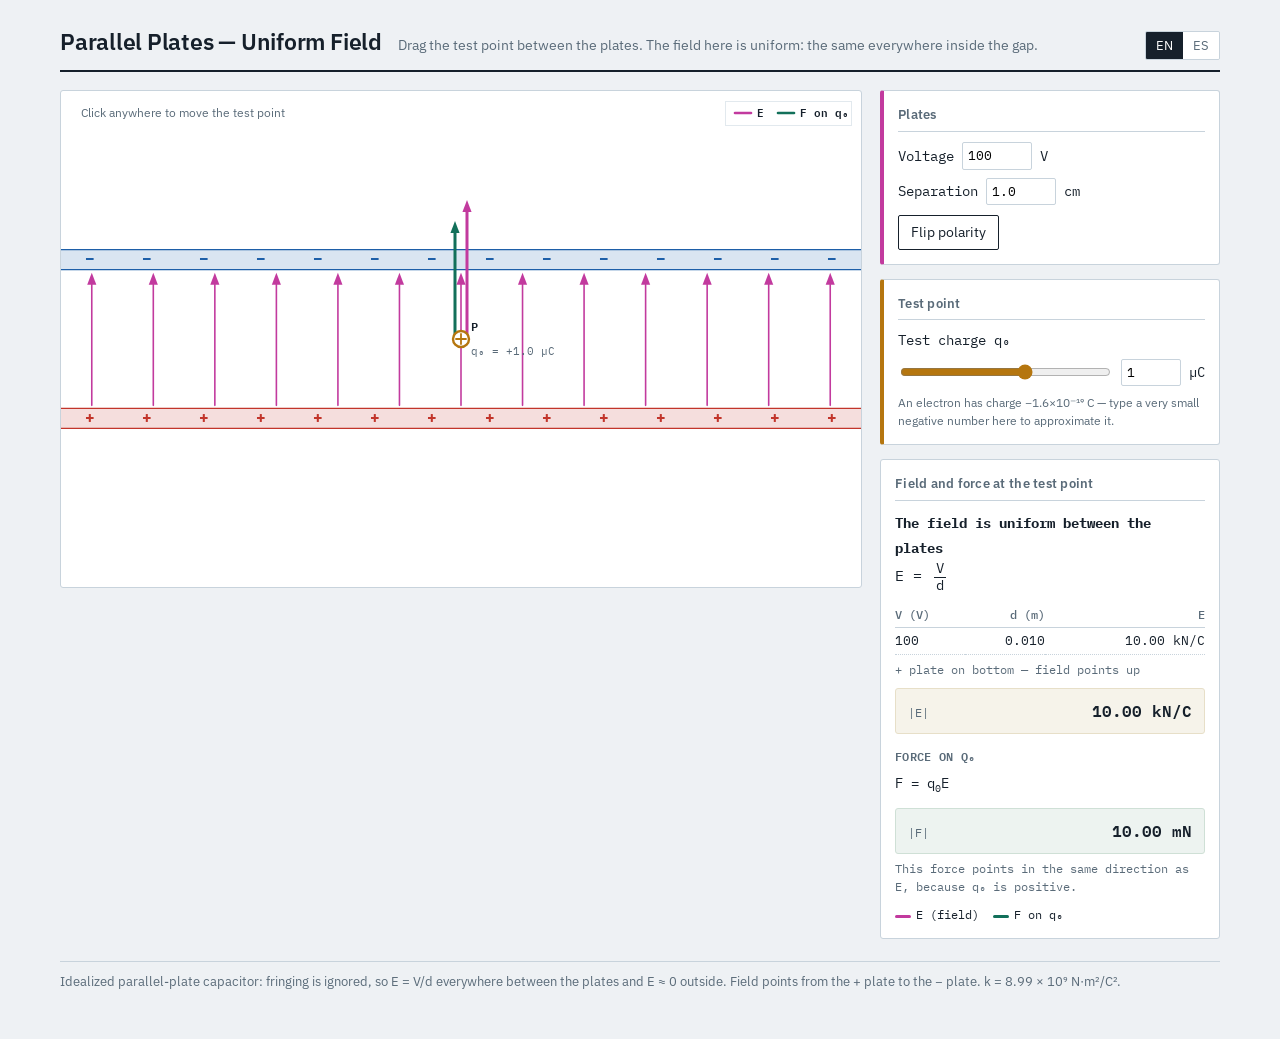
<file: parallel-plates/index.html>
<!DOCTYPE html>
<html lang="en">
<head>
<meta charset="utf-8">
<meta name="viewport" content="width=device-width, initial-scale=1">
<title>Parallel Plates — Uniform Field</title>
<link rel="preconnect" href="https://fonts.googleapis.com">
<link rel="preconnect" href="https://fonts.gstatic.com" crossorigin>
<link href="https://fonts.googleapis.com/css2?family=IBM+Plex+Mono:wght@400;500;600&family=IBM+Plex+Sans:wght@400;500;600&display=swap" rel="stylesheet">
<style>
  :root{
    --paper:#EEF1F4; --panel:#FFFFFF; --ink:#16202B; --ink-soft:#5A6B79;
    --rule:#C8D3DC; --pos:#C2352B; --neg:#1E5FA8; --field:#C23A9E; --probe:#B5760F; --force:#12705A; --focus:#D98B00;
  }
  *{box-sizing:border-box}
  html,body{margin:0;padding:0}
  body{background:var(--paper);color:var(--ink);
    font-family:"IBM Plex Sans",-apple-system,BlinkMacSystemFont,"Segoe UI",sans-serif;
    font-size:15px;line-height:1.5}
  .frame{max-width:1200px;margin:0 auto;padding:24px 20px 48px}
  header{display:flex;align-items:baseline;gap:16px;flex-wrap:wrap;
    border-bottom:2px solid var(--ink);padding-bottom:10px;margin-bottom:18px}
  h1{font-size:1.45rem;font-weight:600;margin:0;letter-spacing:-0.01em}
  header p{margin:0;color:var(--ink-soft);font-size:0.9rem;flex:1 1 220px}
  .lang{display:flex;border:1px solid var(--rule);border-radius:2px;overflow:hidden}
  .lang button{font:inherit;font-size:0.8rem;padding:4px 10px;border:0;background:var(--panel);
    color:var(--ink-soft);cursor:pointer}
  .lang button[aria-pressed="true"]{background:var(--ink);color:#fff}

  .layout{display:grid;grid-template-columns:minmax(0,1fr) 340px;gap:18px;align-items:start}
  @media (max-width:900px){.layout{grid-template-columns:minmax(0,1fr)}}

  .stage{position:relative;background:var(--panel);border:1px solid var(--rule);border-radius:3px}
  canvas{display:block;width:100%;height:auto;touch-action:none;cursor:grab;border-radius:3px}
  canvas.dragging{cursor:grabbing}
  .hint{position:absolute;left:12px;top:10px;font-size:0.78rem;color:var(--ink-soft);
    background:rgba(255,255,255,.85);padding:2px 8px;border-radius:2px;pointer-events:none;max-width:70%}

  .rail{display:flex;flex-direction:column;gap:14px}
  .card{background:var(--panel);border:1px solid var(--rule);border-radius:3px;padding:14px}
  .card h2{font-size:0.82rem;font-weight:600;margin:0 0 10px;color:var(--ink-soft);
    letter-spacing:0.02em;border-bottom:1px solid var(--rule);padding-bottom:6px}

  .plates-card{border-left:4px solid var(--field)}
  .probe-card{border-left:4px solid var(--probe)}
  .probe-row{display:flex;align-items:center;gap:8px;font-family:"IBM Plex Mono",monospace;font-size:0.85rem}
  .probe-row input[type=number]{width:70px;font:inherit;font-size:0.82rem;padding:3px 5px;
    border:1px solid var(--rule);border-radius:2px}
  .probe-row input[type=range]{flex:1;accent-color:var(--probe)}
  .probe-row + .probe-row{margin-top:8px}

  .row{display:flex;gap:8px;flex-wrap:wrap}
  button.act{font:inherit;font-size:0.85rem;padding:6px 12px;border:1px solid var(--ink);
    background:var(--panel);color:var(--ink);border-radius:2px;cursor:pointer}
  button.act:hover{background:var(--ink);color:#fff}

  .readout{font-family:"IBM Plex Mono",monospace;font-size:0.8rem}
  .readout .eq{font-size:0.88rem;margin-bottom:10px;line-height:1.8}
  .readout table{width:100%;border-collapse:collapse}
  .readout th{font-weight:500;color:var(--ink-soft);text-align:right;padding:3px 0;
    border-bottom:1px solid var(--rule);font-size:0.75rem}
  .readout th:first-child{text-align:left}
  .readout td{padding:3px 0;border-bottom:1px dotted var(--rule);text-align:right}
  .readout td:first-child{text-align:left}
  .readout .muted{color:var(--ink-soft)}
  .tablewrap{overflow-x:auto;-webkit-overflow-scrolling:touch}

  .frac{display:inline-flex;flex-direction:column;align-items:center;vertical-align:middle;
    margin:0 3px;line-height:1.15;font-size:0.92em}
  .frac .num{padding:0 2px}
  .frac .den{padding:0 2px;border-top:1.4px solid var(--ink)}
  .result-box{background:#F6F3EA;border:1px solid #E7DFC8;border-radius:3px;
    padding:10px 12px;margin-top:10px}
  .result-box.force{background:#EDF3F0;border-color:#CFE0D6}
  .result-box .rline{display:flex;justify-content:space-between;align-items:baseline;gap:10px}
  .result-box .rline + .rline{margin-top:4px}
  .result-box .rlabel{color:var(--ink-soft);font-size:0.76rem}
  .result-box .rval{font-weight:600;font-size:0.98rem}
  .angle-note{color:var(--ink-soft);font-size:0.74rem;margin-top:6px}
  .box-title{font-size:0.72rem;font-weight:600;letter-spacing:0.03em;text-transform:uppercase;
    color:var(--ink-soft);margin:14px 0 6px}
  .legend{display:flex;gap:14px;flex-wrap:wrap;font-size:0.78rem;margin-top:10px}
  .legend span.sw{display:inline-block;width:16px;height:3px;border-radius:2px;margin-right:5px;vertical-align:middle}
  sub,sup{font-size:.72em}
  :focus-visible{outline:2px solid var(--focus);outline-offset:2px}
  footer{margin-top:22px;font-size:0.8rem;color:var(--ink-soft);border-top:1px solid var(--rule);padding-top:10px}

  @media (max-width:600px){
    .frame{padding:14px 12px 36px}
    header{gap:10px;margin-bottom:12px}
    h1{font-size:1.2rem}
    header p{font-size:0.84rem;flex-basis:100%;order:3}
    .layout{gap:12px}
    .card{padding:12px}
    button.act{padding:9px 14px;font-size:0.88rem}
    .readout{font-size:0.75rem}
    .readout .eq{font-size:0.84rem}
    .hint{font-size:0.72rem}
  }
</style>
</head>
<body>
<div class="frame">
  <header>
    <h1 id="t-title">Parallel Plates — Uniform Field</h1>
    <p id="t-sub">Drag the test point between the plates. The field here is uniform: the same everywhere inside the gap.</p>
    <div class="lang">
      <button id="lang-en" aria-pressed="true">EN</button>
      <button id="lang-es" aria-pressed="false">ES</button>
    </div>
  </header>

  <div class="layout">
    <div class="stage">
      <canvas id="sim"></canvas>
      <div class="hint" id="t-hint">Click anywhere to move the test point</div>
    </div>

    <div class="rail">
      <div class="card plates-card">
        <h2 id="t-plates">Plates</h2>
        <div class="probe-row">
          <span data-i18n="voltage">Voltage</span>
          <input type="number" id="plate-v" value="100" step="10">
          <span>V</span>
        </div>
        <div class="probe-row">
          <span data-i18n="separation">Separation</span>
          <input type="number" id="plate-d" value="1.0" step="0.1" min="0.1">
          <span>cm</span>
        </div>
        <div class="row" style="margin-top:10px">
          <button class="act" id="plate-flip" data-i18n="flip">Flip polarity</button>
        </div>
      </div>

      <div class="card probe-card">
        <h2 id="t-probe">Test point</h2>
        <div class="probe-row" style="margin-bottom:2px">
          <span data-i18n="probeCharge">Test charge q₀</span>
        </div>
        <div class="probe-row">
          <input type="range" id="probe-q" min="-5" max="5" step="0.5" value="1">
          <input type="number" id="probe-q-num" step="0.5" value="1" style="width:60px">
          <span>µC</span>
        </div>
        <div class="angle-note" style="margin-top:8px" id="t-electronNote">An electron has charge −1.6×10⁻¹⁹ C — type a very small negative number here to approximate it.</div>
      </div>

      <div class="card">
        <h2 id="t-analysis">Field and force at the test point</h2>
        <div class="readout" id="readout"></div>
      </div>
    </div>
  </div>

  <footer id="t-foot">Idealized parallel-plate capacitor: fringing is ignored, so E = V/d everywhere between the plates and E ≈ 0 outside. Field points from the + plate to the − plate. k = 8.99 × 10⁹ N·m²/C².</footer>
</div>

<script>
(function(){
"use strict";

const MAX_COORD = 5;
let ASPECT = 0.62;
const isSmall = () => (canvas.parentElement.clientWidth || 800) < 560;
const view = {cx:0, cy:0, span:1.0};
let S = 1, DPR = 1;

const canvas = document.getElementById("sim");
const ctx = canvas.getContext("2d");

let probe = {x:0, y:0};
let probeQ = 1;               // µC
let plateV = 100;             // volts
let plateD = 1.0;             // cm
let plateFlip = false;        // false: + plate on bottom, field points +y
let dragging = false, dragMoved = false;

const plateD_m = () => plateD/100;

/* ---------- language ---------- */
const STR = {
  en:{
    title:"Parallel Plates — Uniform Field",
    sub:"Drag the test point between the plates. The field here is uniform: the same everywhere inside the gap.",
    hint:"Click anywhere to move the test point",
    plates:"Plates", probe:"Test point", analysis:"Field and force at the test point",
    voltage:"Voltage", separation:"Separation", flip:"Flip polarity", probeCharge:"Test charge q₀",
    electronNote:"An electron has charge \u22121.6\u00d710\u207b\u00b9\u2079 C \u2014 type a very small negative number here to approximate it.",
    foot:"Idealized parallel-plate capacitor: fringing is ignored, so E = V/d everywhere between the plates and E ≈ 0 outside. Field points from the + plate to the − plate. k = 8.99 × 10⁹ N·m²/C².",
    uniformField:"The field is uniform between the plates", posOnTop:"+ plate on top — field points down",
    posOnBottom:"+ plate on bottom — field points up", outside:"This point is outside the plates — the idealized field here is zero.",
    above:"above the +x axis", below:"below the +x axis",
    forceOn:"Force on q₀", noForce:"Set a nonzero test charge to see the force it would feel here.",
    sameDir:"This force points in the same direction as E, because q₀ is positive.",
    oppDir:"This force points opposite to E, because q₀ is negative.",
    legendE:"E (field)", legendF:"F on q₀"
  },
  es:{
    title:"Placas Paralelas — Campo Uniforme",
    sub:"Arrastra el punto de prueba entre las placas. El campo aquí es uniforme: igual en todo el espacio entre placas.",
    hint:"Haz clic en cualquier lugar para mover el punto de prueba",
    plates:"Placas", probe:"Punto de prueba", analysis:"Campo y fuerza en el punto de prueba",
    voltage:"Voltaje", separation:"Separación", flip:"Invertir polaridad", probeCharge:"Carga de prueba q₀",
    electronNote:"Un electrón tiene carga \u22121.6\u00d710\u207b\u00b9\u2079 C \u2014 escribe aquí un número negativo muy pequeño para aproximarlo.",
    foot:"Capacitor de placas paralelas idealizado: se ignora el efecto de borde, así que E = V/d en todo el espacio entre placas y E ≈ 0 afuera. El campo va de la placa + a la placa −. k = 8.99 × 10⁹ N·m²/C².",
    uniformField:"El campo es uniforme entre las placas", posOnTop:"placa + arriba — el campo apunta hacia abajo",
    posOnBottom:"placa + abajo — el campo apunta hacia arriba", outside:"Este punto está fuera de las placas — el campo idealizado aquí es cero.",
    above:"sobre el eje +x", below:"bajo el eje +x",
    forceOn:"Fuerza sobre q₀", noForce:"Define una carga de prueba distinta de cero para ver la fuerza que sentiría aquí.",
    sameDir:"Esta fuerza apunta en la misma dirección que E, porque q₀ es positiva.",
    oppDir:"Esta fuerza apunta en dirección opuesta a E, porque q₀ es negativa.",
    legendE:"E (campo)", legendF:"F sobre q₀"
  }
};
let lang = "en";
const T = k => STR[lang][k] || k;

function applyLang(){
  document.documentElement.lang = lang;
  document.getElementById("t-title").textContent = T("title");
  document.getElementById("t-sub").textContent = T("sub");
  document.getElementById("t-hint").textContent = T("hint");
  document.getElementById("t-plates").textContent = T("plates");
  document.getElementById("t-probe").textContent = T("probe");
  document.getElementById("t-analysis").textContent = T("analysis");
  document.getElementById("t-foot").textContent = T("foot");
  document.getElementById("t-electronNote").textContent = T("electronNote");
  document.querySelectorAll("[data-i18n]").forEach(el => el.textContent = T(el.dataset.i18n));
  document.getElementById("lang-en").setAttribute("aria-pressed", lang === "en");
  document.getElementById("lang-es").setAttribute("aria-pressed", lang === "es");
  draw();
}

/* ---------- physics: idealized uniform field ---------- */
function fieldAt(x, y){
  const half = plateD_m()/2;
  if (Math.abs(y) > half) return {ex:0, ey:0};
  const mag = plateV/plateD_m();
  const dir = plateFlip ? -1 : 1;
  return {ex:0, ey: dir*mag};
}

/* ---------- formatting ---------- */
function fmtField(n){
  const a = Math.abs(n);
  if (a === 0) return "0 N/C";
  if (a >= 1e9) return (n/1e9).toFixed(2) + " GN/C";
  if (a >= 1e6) return (n/1e6).toFixed(2) + " MN/C";
  if (a >= 1e3) return (n/1e3).toFixed(2) + " kN/C";
  if (a >= 1)   return n.toFixed(1) + " N/C";
  return n.toExponential(2) + " N/C";
}
function fmtForce(n){
  const a = Math.abs(n);
  if (a === 0) return "0 N";
  if (a >= 1)     return n.toFixed(3) + " N";
  if (a >= 1e-3)  return (n*1e3).toFixed(2) + " mN";
  if (a >= 1e-9)  return (n*1e6).toFixed(2) + " \u00b5N";
  return n.toExponential(2) + " N";
}
function frac(numHtml, denHtml){
  return '<span class="frac"><span class="num">' + numHtml + '</span><span class="den">' + denHtml + '</span></span>';
}

/* ---------- view mapping ---------- */
function resize(){
  const w = canvas.parentElement.clientWidth;
  ASPECT = w < 560 ? 0.95 : (w < 780 ? 0.76 : 0.62);
  const h = Math.round(w*ASPECT);
  const dpr = Math.min(window.devicePixelRatio || 1, 2);
  canvas.width = Math.round(w*dpr);
  canvas.height = Math.round(h*dpr);
  canvas.style.height = h + "px";
  DPR = dpr;
  ctx.setTransform(dpr, 0, 0, dpr, 0, 0);
  fitView();
  draw();
}
const cw = () => canvas.width/DPR;
const chh = () => canvas.height/DPR;
const sx = x => cw()/2 + (x - view.cx)*S;
const sy = y => chh()/2 - (y - view.cy)*S;
const mx = p => view.cx + (p - cw()/2)/S;
const my = p => view.cy - (p - chh()/2)/S;

// The plate gap sets the vertical scale; the view widens automatically if the
// probe is dragged far in x (the field is uniform in x, so nothing is lost).
function fitView(){
  const gap = plateD_m();
  let span = Math.max(0.015, gap/(ASPECT*0.32));
  span = Math.max(span, Math.abs(probe.x)*2.6, (Math.abs(probe.y)*2.6)/ASPECT);
  view.span = span; view.cx = 0; view.cy = 0;
  S = cw()/view.span;
}
function fitIfNeeded(){
  const padX = view.span*0.08, padY = view.span*ASPECT*0.08;
  const left=-view.span/2+padX, right=view.span/2-padX;
  const bottom=-view.span*ASPECT/2+padY, top=view.span*ASPECT/2-padY;
  if (probe.x<left || probe.x>right || probe.y<bottom || probe.y>top) fitView();
}

/* ---------- drawing ---------- */
function arrow(x1,y1,x2,y2,color,width,dashed){
  const dx=x2-x1, dy=y2-y1, len=Math.hypot(dx,dy);
  if (len < 3) return;
  const head = Math.min(12, len*0.35);
  const ux=dx/len, uy=dy/len;
  const bx=x2-ux*head, by=y2-uy*head;
  ctx.save();
  ctx.strokeStyle=color; ctx.fillStyle=color; ctx.lineWidth=width; ctx.lineCap="round";
  if (dashed) ctx.setLineDash([5,4]);
  ctx.beginPath(); ctx.moveTo(x1,y1); ctx.lineTo(bx,by); ctx.stroke();
  ctx.setLineDash([]);
  ctx.beginPath(); ctx.moveTo(x2,y2);
  ctx.lineTo(bx-uy*head*0.38, by+ux*head*0.38);
  ctx.lineTo(bx+uy*head*0.38, by-ux*head*0.38);
  ctx.closePath(); ctx.fill();
  ctx.restore();
}

function drawPlates(){
  const half = plateD_m()/2;
  const yNeg = plateFlip ? -half : half;     // the "−" plate's y-coordinate
  const yPos = -yNeg;
  const bandPx = Math.max(10, Math.min(20, S*half*0.5));

  function band(yWorld, sign){
    const y = sy(yWorld);
    ctx.save();
    ctx.fillStyle = sign < 0 ? "rgba(30,95,168,.16)" : "rgba(194,53,43,.16)";
    ctx.fillRect(0, y-bandPx/2, cw(), bandPx);
    ctx.strokeStyle = sign < 0 ? "#1E5FA8" : "#C2352B";
    ctx.lineWidth = 1.4;
    ctx.beginPath(); ctx.moveTo(0, y-bandPx/2); ctx.lineTo(cw(), y-bandPx/2); ctx.stroke();
    ctx.beginPath(); ctx.moveTo(0, y+bandPx/2); ctx.lineTo(cw(), y+bandPx/2); ctx.stroke();
    ctx.fillStyle = sign < 0 ? "#1E5FA8" : "#C2352B";
    ctx.font = '700 ' + (isSmall()?14:16) + 'px "IBM Plex Mono", monospace';
    ctx.textAlign = "center"; ctx.textBaseline = "middle";
    const glyph = sign < 0 ? "\u2212" : "+";
    const step = Math.max(34, cw()/14);
    for (let x = step/2; x < cw(); x += step) ctx.fillText(glyph, x, y);
    ctx.textBaseline = "alphabetic";
    ctx.restore();
  }
  band(yNeg, -1);
  band(yPos, 1);

  const yFrom = sy(yPos), yTo = sy(yNeg);
  const dir = yTo > yFrom ? 1 : -1;
  const inset = bandPx/2 + 3;
  const startY = yFrom + dir*inset, endY = yTo - dir*inset;
  const step = Math.max(38, cw()/13);
  for (let x = step/2; x < cw(); x += step){
    arrow(x, startY, x, endY, "#C23A9E", 1.6, false);
  }
}

function drawProbe(E){
  const x = sx(probe.x), y = sy(probe.y);
  const mag = Math.hypot(E.ex, E.ey);
  let drewE = false, drewF = false;

  if (mag > 0){
    const len = Math.min(cw(), chh())*0.28;
    const ux = E.ex/mag, uy = -E.ey/mag;
    const px = -uy, py = ux;
    const offset = Math.abs(probeQ) > 1e-9 ? 6 : 0;
    // Same color as the thin field lines between the plates — this arrow IS that field,
    // just measured at one point, so it should read as the same thing, not a second field.
    arrow(x+px*offset, y+py*offset, x+px*offset+ux*len, y+py*offset+uy*len, "#C23A9E", 3, false);
    drewE = true;

    if (Math.abs(probeQ) > 1e-9){
      const sign = probeQ > 0 ? 1 : -1;
      arrow(x-px*offset, y-py*offset, x-px*offset+ux*sign*len*0.85, y-py*offset+uy*sign*len*0.85, "#12705A", 3, false);
      drewF = true;
    }
  }

  ctx.save();
  ctx.beginPath(); ctx.arc(x, y, 8, 0, Math.PI*2);
  ctx.fillStyle = "#fff"; ctx.fill();
  ctx.lineWidth = 2.4; ctx.strokeStyle = "#B5760F"; ctx.stroke();
  ctx.strokeStyle = "#B5760F"; ctx.lineWidth = 1.8; ctx.lineCap = "round";
  ctx.beginPath();
  ctx.moveTo(x-5,y); ctx.lineTo(x+5,y);
  if (probeQ >= 0){ ctx.moveTo(x,y-5); ctx.lineTo(x,y+5); }   // "+" when q0 ≥ 0, "−" (bar only) when q0 < 0
  ctx.stroke();
  ctx.fillStyle = "#16202B"; ctx.font = '600 ' + (isSmall()?11:12) + 'px "IBM Plex Mono", monospace';
  ctx.textAlign = "left";
  ctx.fillText("P", x+10, y-8);
  // Explicit sign and value, right on the canvas, so it never depends on remembering the slider.
  const qLabel = "q\u2080 = " + (probeQ > 0 ? "+" : "") + probeQ.toFixed(1) + " \u00b5C";
  ctx.font = (isSmall()?10:11) + 'px "IBM Plex Mono", monospace';
  ctx.fillStyle = "#5A6B79";
  ctx.fillText(qLabel, x+10, y+16);
  ctx.restore();

  if (drewE || drewF) drawProbeLegend(drewE, drewF);
}

// Small fixed legend, top-right of the canvas, so the amber/violet arrows are
// identifiable regardless of where the test point currently sits.
function drawProbeLegend(showE, showF){
  const items = [];
  if (showE) items.push({label:"E", color:"#C23A9E"});
  if (showF) items.push({label: (lang === "es" ? "F sobre q\u2080" : "F on q\u2080"), color:"#12705A"});
  if (!items.length) return;
  ctx.save();
  ctx.font = '600 ' + (isSmall()?10:11) + 'px "IBM Plex Mono", monospace';
  let w = 16;
  const widths = items.map(it => { const tw = ctx.measureText(it.label).width; w += 20+tw+14; return tw; });
  w -= 14;
  const h = 24, x0 = cw()-w-10, y0 = 10;
  ctx.fillStyle = "rgba(255,255,255,.9)"; ctx.strokeStyle = "#E2E9EE"; ctx.lineWidth = 1;
  ctx.fillRect(x0, y0, w, h); ctx.strokeRect(x0+.5, y0+.5, w, h);
  let x = x0+10;
  items.forEach((it, i) => {
    ctx.strokeStyle = it.color; ctx.lineWidth = 2.6; ctx.lineCap = "round";
    ctx.beginPath(); ctx.moveTo(x, y0+h/2); ctx.lineTo(x+16, y0+h/2); ctx.stroke();
    ctx.fillStyle = "#16202B"; ctx.textAlign = "left"; ctx.textBaseline = "middle";
    ctx.fillText(it.label, x+22, y0+h/2+1);
    x += 22+widths[i]+14;
  });
  ctx.textBaseline = "alphabetic";
  ctx.restore();
}


function draw(){
  ctx.clearRect(0, 0, cw(), chh());
  drawPlates();
  const E = fieldAt(probe.x, probe.y);
  drawProbe(E);
  updateReadout(E);
}

/* ---------- analysis panel ---------- */
function updateReadout(E){
  const box = document.getElementById("readout");
  const half = plateD_m()/2;
  const inside = Math.abs(probe.y) <= half;
  const mag = Math.hypot(E.ex, E.ey);

  let html = '<div class="eq"><strong>' + T("uniformField") + '</strong><br>' +
             '<span style="font-size:1.05em">E = ' + frac('V','d') + '</span></div>';
  html += '<div class="tablewrap"><table><tr><th>V (V)</th><th>d (m)</th><th>E</th></tr>' +
          '<tr><td>' + plateV.toFixed(0) + '</td><td>' + plateD_m().toFixed(3) + '</td><td>' +
          fmtField(plateV/plateD_m()) + '</td></tr></table></div>';
  html += '<div class="angle-note">' + (plateFlip ? T("posOnTop") : T("posOnBottom")) + '</div>';

  if (!inside){
    html += '<div class="result-box"><div class="rline"><span class="rlabel">|E|</span>' +
            '<span class="rval">0 N/C</span></div></div>' +
            '<div class="angle-note">' + T("outside") + '</div>';
  } else {
    html += '<div class="result-box">' +
              '<div class="rline"><span class="rlabel">|E|</span><span class="rval">' + fmtField(mag) + '</span></div>' +
            '</div>';

    html += '<div class="box-title">' + T("forceOn") + '</div>';
    if (Math.abs(probeQ) > 1e-9){
      const Fx = probeQ*1e-6*E.ex, Fy = probeQ*1e-6*E.ey;
      const Fmag = Math.hypot(Fx, Fy);
      html += '<div class="eq" style="margin-bottom:6px">F = q<sub>0</sub>E</div>' +
              '<div class="result-box force">' +
                '<div class="rline"><span class="rlabel">|F|</span><span class="rval">' + fmtForce(Fmag) + '</span></div>' +
              '</div>' +
              '<div class="angle-note">' + (probeQ > 0 ? T("sameDir") : T("oppDir")) + '</div>';
    } else {
      html += '<div class="muted" style="font-size:0.78rem">' + T("noForce") + '</div>';
    }
  }

  html += '<div class="legend">' +
            '<span><span class="sw" style="background:#C23A9E"></span>' + T("legendE") + '</span>' +
            '<span><span class="sw" style="background:#12705A"></span>' + T("legendF") + '</span>' +
          '</div>';
  box.innerHTML = html;
}

/* ---------- pointer interaction ---------- */
function pointerPos(e){
  const rect = canvas.getBoundingClientRect();
  return {x: mx(e.clientX-rect.left), y: my(e.clientY-rect.top)};
}
canvas.addEventListener("pointerdown", e => {
  const p = pointerPos(e);
  probe.x = Math.max(-MAX_COORD, Math.min(MAX_COORD, p.x));
  probe.y = Math.max(-MAX_COORD, Math.min(MAX_COORD, p.y));
  dragging = true; dragMoved = true;
  canvas.setPointerCapture(e.pointerId); canvas.classList.add("dragging");
  fitIfNeeded(); draw();
});
canvas.addEventListener("pointermove", e => {
  if (!dragging) return;
  const p = pointerPos(e);
  probe.x = Math.max(-MAX_COORD, Math.min(MAX_COORD, p.x));
  probe.y = Math.max(-MAX_COORD, Math.min(MAX_COORD, p.y));
  fitIfNeeded(); draw();
});
function endDrag(){ if (!dragging) return; dragging = false; canvas.classList.remove("dragging"); draw(); }
canvas.addEventListener("pointerup", endDrag);
canvas.addEventListener("pointercancel", endDrag);

/* ---------- wiring ---------- */
document.getElementById("plate-v").oninput = e => {
  const v = parseFloat(e.target.value);
  if (!isNaN(v)){ plateV = v; draw(); }
};
document.getElementById("plate-d").oninput = e => {
  const v = parseFloat(e.target.value);
  if (!isNaN(v) && v > 0){ plateD = v; fitView(); draw(); }
};
document.getElementById("plate-flip").onclick = () => { plateFlip = !plateFlip; draw(); };

const probeQSlider = document.getElementById("probe-q");
const probeQNum = document.getElementById("probe-q-num");
probeQSlider.oninput = () => { probeQ = parseFloat(probeQSlider.value); probeQNum.value = probeQ; draw(); };
probeQNum.oninput = () => {
  const v = parseFloat(probeQNum.value);
  if (!isNaN(v)){ probeQ = v; if (Math.abs(v) <= 5) probeQSlider.value = v; draw(); }
};

document.getElementById("lang-en").onclick = () => { lang = "en"; applyLang(); };
document.getElementById("lang-es").onclick = () => { lang = "es"; applyLang(); };

window.addEventListener("resize", resize);
window.addEventListener("orientationchange", () => setTimeout(resize, 250));

applyLang();
resize();
})();
</script>
</body>
</html>
</file>
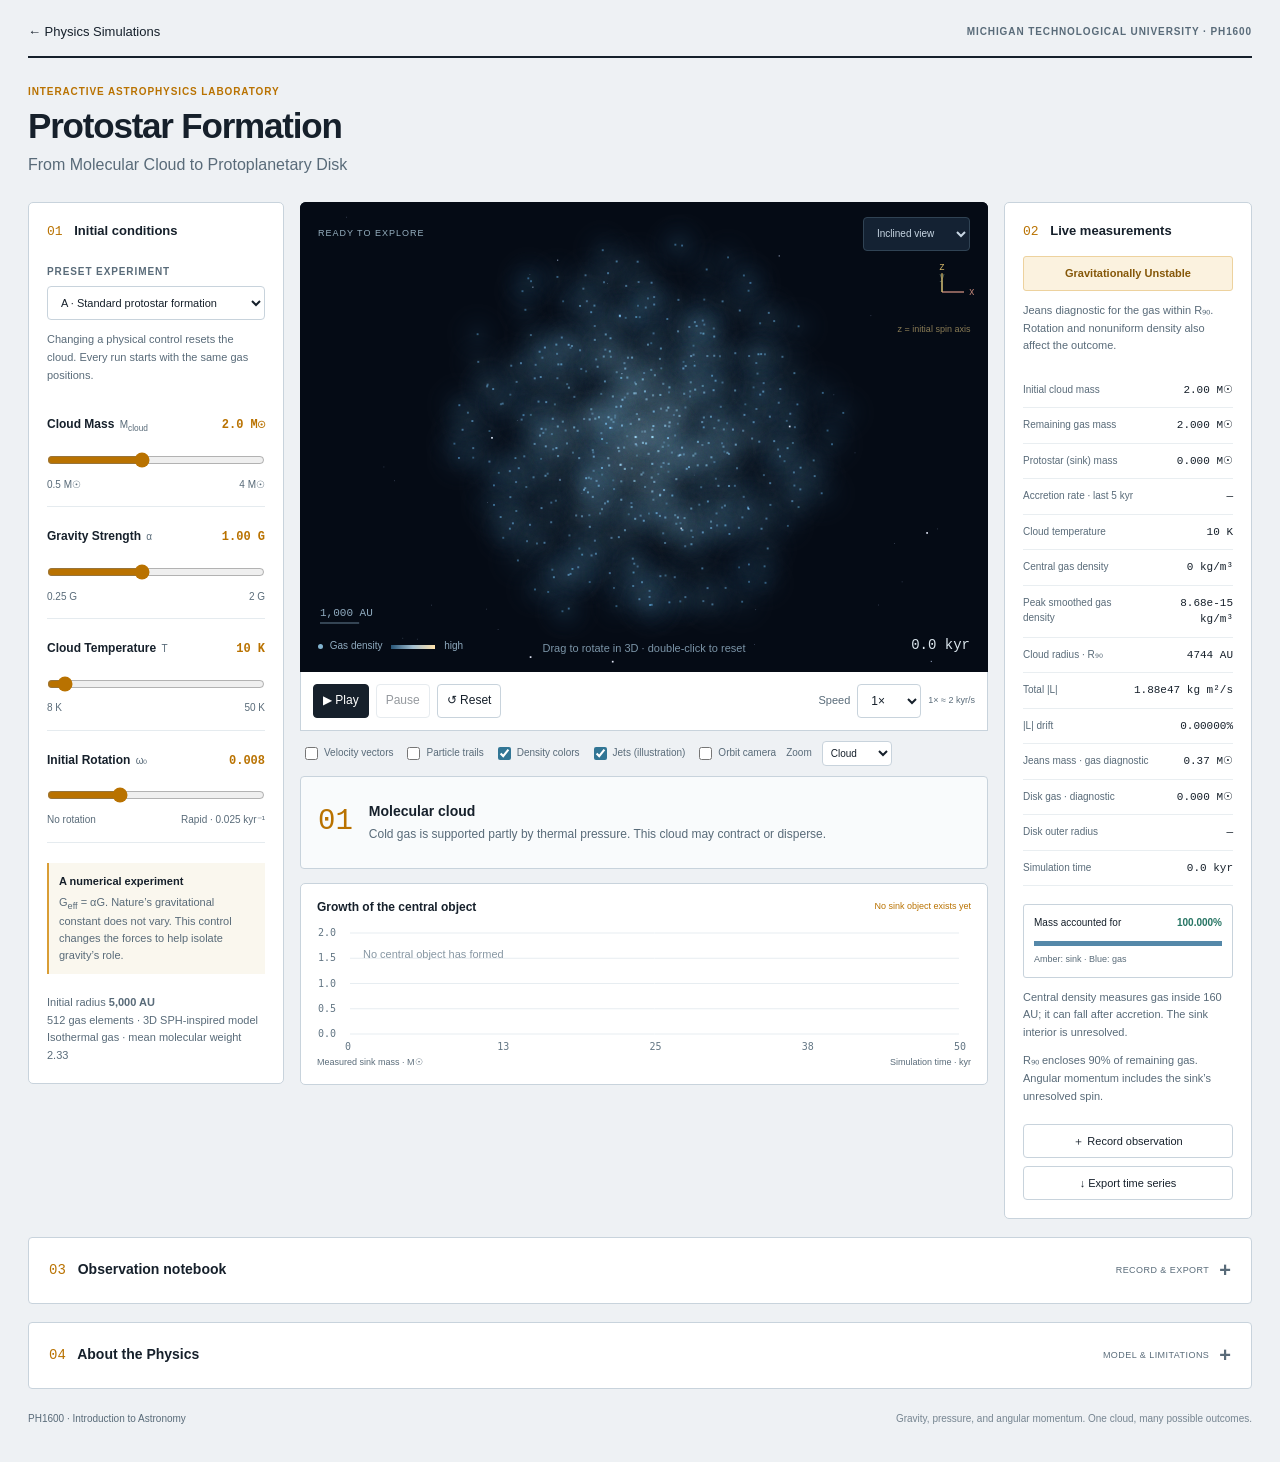
<file: star-formation/index.html>
<!doctype html>
<html lang="en">
<head>
<meta charset="utf-8"><meta name="viewport" content="width=device-width,initial-scale=1">
<meta name="description" content="A live, self-gravitating gas simulation for PH1600. Explore how gravity, temperature, mass, and rotation shape protostars and disks.">
<link rel="icon" href="data:,">
<title>Protostar Formation · PH1600</title>
<link rel="stylesheet" href="style.css">
<script type="module" src="app.mjs"></script>
</head>
<body>
<div class="frame">
<header><a class="back" href="../">← Physics Simulations</a><span class="course">MICHIGAN TECHNOLOGICAL UNIVERSITY · PH1600</span></header>
<div class="title-row"><div><p class="eyebrow">INTERACTIVE ASTROPHYSICS LABORATORY</p><h1>Protostar Formation</h1><p class="subtitle">From Molecular Cloud to Protoplanetary Disk</p></div></div>
<main class="lab">
<aside class="panel controls" aria-label="Physical controls">
<h2><span class="section-number">01</span> Initial conditions</h2>
<label class="small-label" for="preset">PRESET EXPERIMENT</label>
<select id="preset"><option value="standard">A · Standard protostar formation</option><option value="weak">B · Weak gravity</option><option value="warm">C · High temperature</option><option value="rapid">D · Rapid rotation</option><option value="low">E · Low rotation</option><option value="custom" disabled>Custom experiment</option></select>
<p class="note">Changing a physical control resets the cloud. Every run starts with the same gas positions.</p>
<div class="control"><div><label for="mass" title="Initial total mass of the molecular cloud core. More mass strengthens self-gravity.">Cloud Mass <small>M<sub>cloud</sub></small></label><output id="mass-value" for="mass"></output></div><input id="mass" type="range" min="0.5" max="4" step="0.1" value="2"><div class="range-ends"><span>0.5 M☉</span><span>4 M☉</span></div></div>
<div class="control"><div><label for="gravity" title="Multiplies Newton’s constant in the numerical forces; it does not change playback speed.">Gravity Strength <small>α</small></label><output id="gravity-value" for="gravity"></output></div><input id="gravity" type="range" min="0.25" max="2" step="0.05" value="1"><div class="range-ends"><span>0.25 G</span><span>2 G</span></div></div>
<div class="control"><div><label for="temperature" title="Isothermal molecular gas temperature. Higher temperature produces stronger pressure support.">Cloud Temperature <small>T</small></label><output id="temperature-value" for="temperature"></output></div><input id="temperature" type="range" min="8" max="50" step="1" value="10"><div class="range-ends"><span>8 K</span><span>50 K</span></div></div>
<div class="control"><div><label for="rotation" title="Initial solid-body angular velocity about the vertical axis, in radians per thousand years.">Initial Rotation <small>ω₀</small></label><output id="rotation-value" for="rotation"></output></div><input id="rotation" type="range" min="0" max="0.025" step="0.001" value="0.008"><div class="range-ends"><span>No rotation</span><span>Rapid · 0.025 kyr⁻¹</span></div></div>
<div class="experiment-note"><strong>A numerical experiment</strong><p>G<sub>eff</sub> = αG. Nature’s gravitational constant does not vary. This control changes the forces to help isolate gravity’s role.</p></div>
<p class="note setup">Initial radius <strong>5,000 AU</strong><br>512 gas elements · 3D SPH-inspired model<br>Isothermal gas · mean molecular weight 2.33</p>
</aside>
<section class="simulation-column" aria-label="Simulation and graphs">
<div class="viewport">
<div class="viewport-top"><span id="run-state">READY TO EXPLORE</span><label for="view" class="sr-only">Camera view</label><select id="view"><option value="inclined">Inclined view</option><option value="top">Top-down view</option><option value="edge">Edge-on view</option><option value="custom" disabled>Custom angle</option></select></div>
<canvas id="space" aria-label="Three-dimensional gas particles projected onto the viewing plane. Live measurements and evolutionary stage are provided alongside." role="img"></canvas>
<div class="viewport-bottom"><span><i class="gas-dot"></i> Gas density <span class="density-scale"></span> high</span><span id="time-overlay">0.0 kyr</span></div>
</div>
<div class="transport"><button id="play" class="primary">▶ Play</button><button id="pause" disabled>Pause</button><button id="reset">↺ Reset</button><label for="speed">Speed</label><select id="speed"><option value="0.5">0.5×</option><option value="1" selected>1×</option><option value="2">2×</option><option value="5">5×</option></select><span class="rate">1× ≈ 2 kyr/s</span></div>
<div class="visual-options"><label><input type="checkbox" id="vectors" title="Arrows show the displacement v × 1.5 kyr at the current camera scale."> Velocity vectors</label><label><input type="checkbox" id="trails"> Particle trails</label><label><input type="checkbox" id="density" checked> Density colors</label><label title="Illustrative bipolar jets drawn along the protostar’s computed spin axis; their brightness follows the measured accretion rate. Outflows are not part of the physics."><input type="checkbox" id="jets" checked> Jets (illustration)</label><label title="Slowly orbits the camera around the cloud. Visual only."><input type="checkbox" id="orbit"> Orbit camera</label><label for="zoom">Zoom</label><select id="zoom"><option value="auto">Auto</option><option value="1" selected>Cloud</option><option value="4">Core ×4</option><option value="10">Disk ×10</option></select></div>
<p id="warning" class="warning" role="status" hidden></p>
<div class="stage-panel"><span id="stage-number" class="stage-number">01</span><div><h2 id="stage-title">Molecular cloud</h2><p id="stage-description">Cold gas is supported partly by thermal pressure. Press Play to test whether this cloud collapses.</p></div></div>
<div class="graph-panel"><div class="graph-heading"><h2>Growth of the central object</h2><span id="sink-status">No sink object exists yet</span></div><canvas id="graph" role="img" aria-label="Protostar mass versus simulation time, in solar masses and thousands of years."></canvas><div class="graph-foot"><span>Measured sink mass · M☉</span><span>Simulation time · kyr</span></div></div>
</section>
<aside class="panel readouts" aria-label="Physical information"><h2><span class="section-number">02</span> Live measurements</h2><div id="stability" class="stability">Gravitationally Unstable</div><p class="note">Jeans diagnostic for the gas within R₉₀. Rotation and nonuniform density also affect the outcome.</p><dl id="metrics"></dl><div class="budget"><span>Mass accounted for</span><strong id="budget">100.000%</strong><div class="budget-bar"><i id="star-fraction"></i></div><small>Amber: sink · Blue: gas</small></div><p class="note">Central density measures gas inside 160 AU; it can fall after accretion. The sink interior is unresolved.</p><p class="note">R₉₀ encloses 90% of remaining gas. Angular momentum includes the sink’s unresolved spin.</p><button id="record">＋ Record observation</button><button id="export">↓ Export time series</button></aside>
</main>
<details id="notebook" class="expandable"><summary><span><span class="section-number">03</span> Observation notebook</span><small>RECORD &amp; EXPORT</small></summary><div class="details-body"><p class="note">Use “Record observation” to capture the current run. Notes stay in this tab until it is closed or reloaded; download them to keep your work.</p><div class="table-wrap"><table><thead><tr><th>M☉</th><th>α</th><th>T · K</th><th>ω₀ · kyr⁻¹</th><th>Time · kyr</th><th>Sink · M☉</th><th>Disk · M☉</th><th>Stage / your notes</th></tr></thead><tbody id="observations"></tbody></table></div><button id="download-notes">Download observations</button></div></details>
<details class="expandable" id="physics"><summary><span><span class="section-number">04</span> About the Physics</span><small>MODEL &amp; LIMITATIONS</small></summary><div class="details-body physics-grid">
<section><h3>Cold gas, competing forces</h3><p>A molecular cloud is cold interstellar gas, mainly molecular hydrogen. Gravity pulls its material together. A pressure gradient pushes gas away from dense regions. Here, pressure is calculated from particle densities; it is not random motion added to the picture.</p><p class="equation">cₛ = √(k<sub>B</sub>T / μm<sub>H</sub>) &nbsp; · &nbsp; P = ρcₛ²</p><p>The model holds temperature fixed, approximating efficient cooling. Warm unconfined clouds can expand rather than remain in equilibrium.</p></section>
<section><h3>When can a cloud collapse?</h3><p>The Jeans mass estimates when self-gravity overcomes thermal support. Gas with M &gt; M<sub>J</sub> is flagged as gravitationally unstable. This estimate assumes a uniform, nonrotating medium; it is a diagnostic, not a timer or a guarantee.</p><p class="equation">M<sub>J</sub> = (π<sup>5/2</sup> / 6) cₛ³ / (G<sub>eff</sub><sup>3/2</sup> √ρ)</p><p>Here M = 90% of remaining gas mass, and ρ is its mean density inside R₉₀. The sink is excluded from that gas diagnostic.</p></section>
<section><h3>Rotation and a disk</h3><p>The initial velocity is v = ω₀ × r. Pair forces conserve angular momentum. During contraction, material spins faster and high angular momentum gas cannot fall directly into the center. Gas collisions dissipate converging motion and can leave a flattened rotating structure.</p><p class="equation">L = Σ m(r × v) &nbsp; · &nbsp; R<sub>c</sub> ≈ j² / (G<sub>eff</sub>M<sub>central</sub>)</p><p>In a disk dominated by the central object, v<sub>φ</sub> ≈ √(G<sub>eff</sub>M<sub>central</sub>/r). Different orbital radii therefore have different angular speeds. The disk diagnostic selects flattened, bound, rotationally supported gas; no decorative disk is inserted.</p></section>
<section><h3>A protostar is not a main-sequence star</h3><p>A single central sink represents an unresolved collapsing core and subsequent protostar. It forms only when gas within 160 AU is dense, converging, gravitationally bound, Jeans unstable, and near the potential minimum. Bound, inward-moving gas can accrete if its angular momentum permits entry.</p><p>The luminous marker scales schematically with sink mass. It is not a temperature measurement, radiative-transfer calculation, or evidence of sustained hydrogen fusion. Real protostars shine largely through contraction and accretion.</p></section>
<section><h3>What the model resolves</h3><p>512 equal-mass gas elements evolve in three spatial dimensions using softened pair gravity and SPH-inspired isothermal pressure. The starting sphere has radius 5,000 AU and an inward-increasing density profile (ρ ∝ 1/r, regularized by finite sampling and smoothing). The same deterministic sample is reused for every run. Both camera views project the actual computed positions.</p><p>Artificial viscosity dissipates converging flow, with heat assumed radiated away. Gravity is softened over 60 AU. Adaptive smoothing has an 80 AU floor; structure below a few smoothing lengths is unresolved. Total gas plus sink mass, momentum, and angular momentum are accounted for.</p></section>
<section><h3>What it simplifies</h3><p>This is a coarse educational gas model, not a research hydrodynamics or MHD solver. It omits magnetic fields, radiation transport, first-core heating, feedback, fragmentation into multiple stars, detailed stellar evolution, and planet formation. Adaptive smoothing omits grad-h corrections. Numerical viscosity can overestimate disk transport; disk sizes and accretion histories are qualitative and resolution dependent.</p><p>Runs end at 250 kyr. Low neighbour counts in dispersed gas and disks with few elements are flagged. The model has no external confining pressure, and no particles are discarded when they leave the view.</p></section>
</div><div class="sources">Model documentation: <a href="README.md">numerical methods and validation</a> · <a href="https://arxiv.org/abs/1007.1245" target="_blank" rel="noopener">SPH overview</a> · <a href="https://flash.rochester.edu/site/flashcode/user_support/flash_ug_devel/node139.html" target="_blank" rel="noopener">sink criteria</a> · Visual inspiration: <a href="https://science.nasa.gov/asset/webb/exploring-star-and-planet-formation/" target="_blank" rel="noopener">NASA / Webb</a></div></details>
<footer>PH1600 · Introduction to Astronomy <span>Gravity, pressure, and angular momentum. One cloud, many possible outcomes.</span></footer>
</div>
</body></html>
</file>
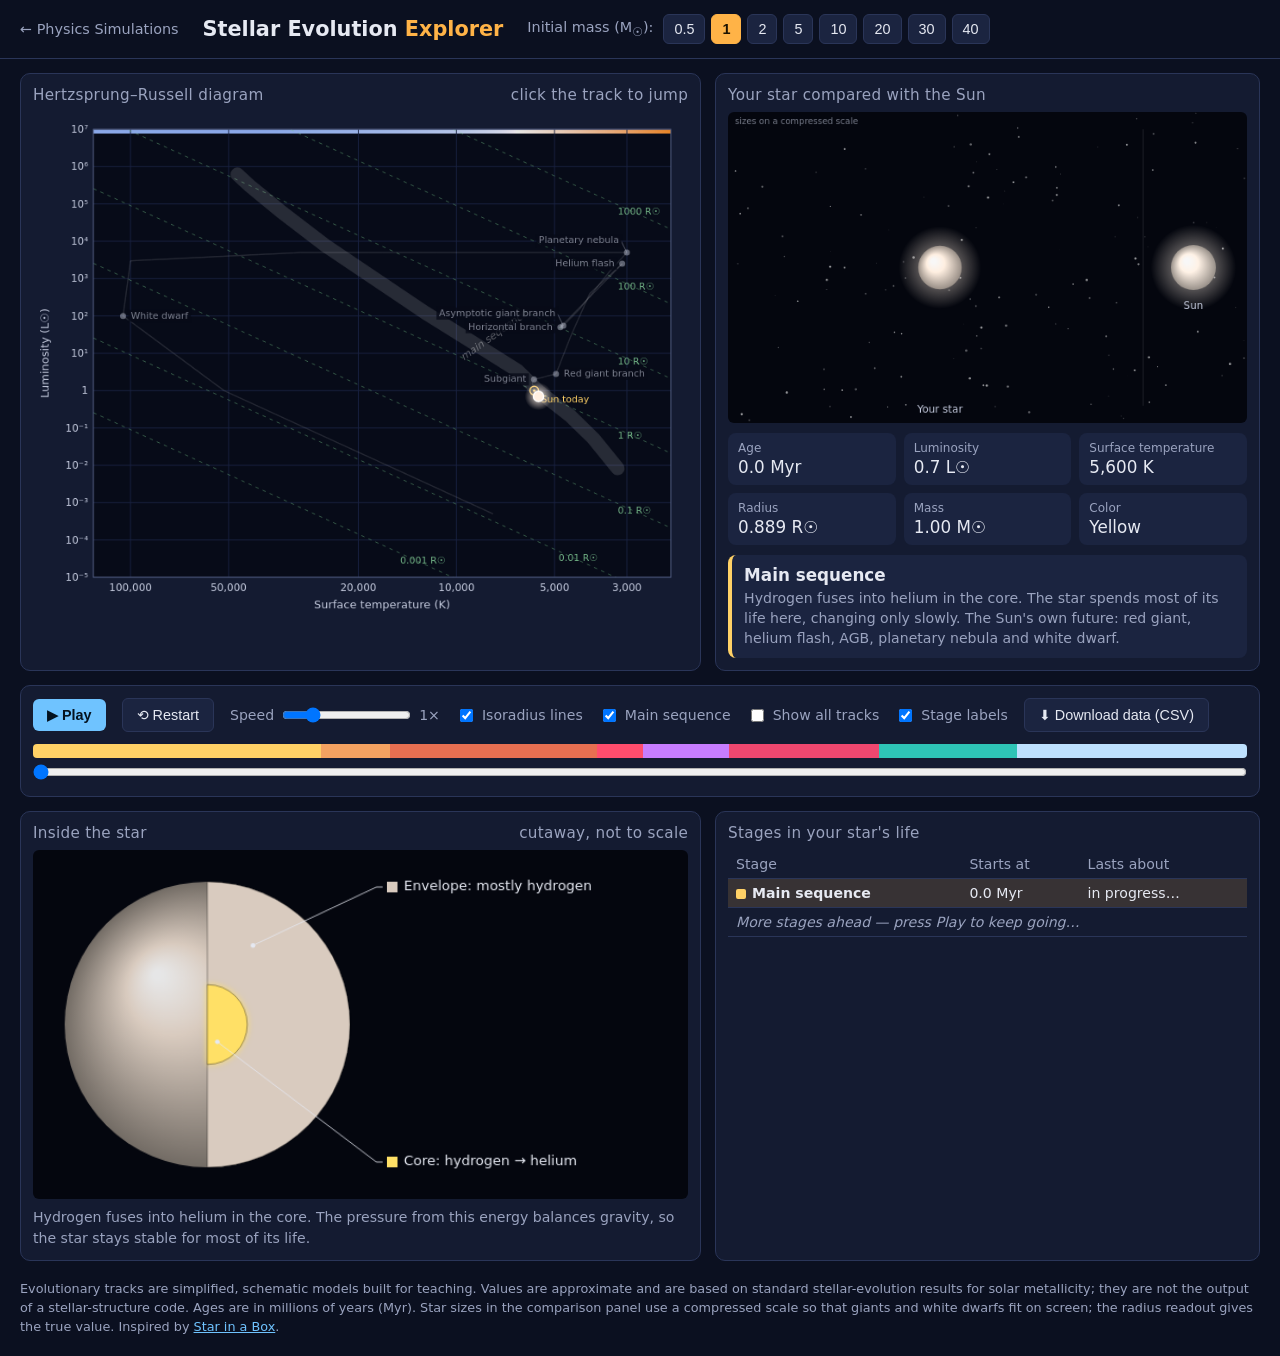
<file: stellar-evolution/index.html>
<!DOCTYPE html>
<html lang="en">
<head>
<meta charset="UTF-8">
<meta name="viewport" content="width=device-width, initial-scale=1">
<title>Stellar Evolution Explorer</title>
<style>
  :root {
    --bg: #0b1020;
    --panel: #141b31;
    --panel2: #1b2440;
    --line: #2a3558;
    --text: #e6e9f2;
    --muted: #9aa3bf;
    --accent: #ffb347;
    --accent2: #6fc3ff;
  }
  * { box-sizing: border-box; }
  body {
    margin: 0; background: var(--bg); color: var(--text);
    font-family: system-ui, -apple-system, "Segoe UI", Roboto, sans-serif;
  }
  header {
    display: flex; flex-wrap: wrap; align-items: center; gap: 12px 24px;
    padding: 14px 20px; border-bottom: 1px solid var(--line);
  }
  header h1 { font-size: 1.3rem; margin: 0; font-weight: 600; }
  header .back { color: var(--muted); text-decoration: none; font-size: 0.9rem; }
  header .back:hover { color: var(--accent2); }
  header h1 span { color: var(--accent); }
  .masses { display: flex; flex-wrap: wrap; gap: 6px; align-items: center; }
  .masses .lbl { color: var(--muted); font-size: 0.9rem; margin-right: 4px; }
  .masses button {
    background: var(--panel2); color: var(--text); border: 1px solid var(--line);
    border-radius: 6px; padding: 6px 10px; cursor: pointer; font-size: 0.9rem;
  }
  .masses button:hover { border-color: var(--accent2); }
  .masses button.active { background: var(--accent); color: #1b1200; border-color: var(--accent); font-weight: 600; }
  main {
    display: grid; gap: 14px; padding: 14px 20px;
    grid-template-columns: minmax(0, 1.25fr) minmax(0, 1fr);
  }
  @media (max-width: 900px) { main { grid-template-columns: 1fr; } }
  .panel { background: var(--panel); border: 1px solid var(--line); border-radius: 10px; padding: 12px; }
  .panel h2 { font-size: 0.95rem; margin: 0 0 8px; color: var(--muted); font-weight: 500; letter-spacing: 0.02em; }
  canvas { display: block; width: 100%; height: auto; border-radius: 6px; }
  #hr { cursor: crosshair; }
  .readouts { display: grid; grid-template-columns: repeat(3, 1fr); gap: 8px; margin-top: 10px; }
  .ro { background: var(--panel2); border-radius: 8px; padding: 8px 10px; }
  .ro .k { font-size: 0.75rem; color: var(--muted); }
  .ro .v { font-size: 1.05rem; font-variant-numeric: tabular-nums; margin-top: 2px; }
  .stage-now {
    margin-top: 10px; padding: 10px 12px; border-radius: 8px; background: var(--panel2);
    border-left: 4px solid var(--accent);
  }
  .stage-now .name { font-weight: 600; font-size: 1.05rem; }
  .stage-now .desc { color: var(--muted); font-size: 0.88rem; margin-top: 4px; line-height: 1.4; }
  .controls { grid-column: 1 / -1; }
  .ctrl-row { display: flex; flex-wrap: wrap; align-items: center; gap: 10px 16px; }
  .ctrl-row button {
    background: var(--accent2); color: #04121f; border: none; border-radius: 6px;
    padding: 8px 14px; font-weight: 600; cursor: pointer; font-size: 0.9rem;
  }
  .ctrl-row button.secondary { background: var(--panel2); color: var(--text); border: 1px solid var(--line); font-weight: 500; }
  .ctrl-row label { color: var(--muted); font-size: 0.88rem; display: flex; align-items: center; gap: 6px; }
  .timeline-wrap { position: relative; margin-top: 12px; }
  #bands { height: 14px; display: flex; border-radius: 4px; overflow: hidden; }
  #bands div { height: 100%; }
  #scrub { width: 100%; margin: 6px 0 0; }
  .stages { grid-column: auto; }
  .interior-cap { color: var(--muted); font-size: 0.88rem; margin-top: 8px; line-height: 1.45; }
  table { width: 100%; border-collapse: collapse; font-size: 0.88rem; }
  th, td { text-align: left; padding: 6px 8px; border-bottom: 1px solid var(--line); }
  th { color: var(--muted); font-weight: 500; }
  td.num { font-variant-numeric: tabular-nums; }
  tr.current { background: rgba(255, 179, 71, 0.15); }
  tr.current td:first-child { font-weight: 600; }
  td.more { color: var(--muted); font-style: italic; }
  .swatch { display: inline-block; width: 10px; height: 10px; border-radius: 2px; margin-right: 6px; vertical-align: middle; }
  footer { padding: 4px 20px 20px; color: var(--muted); font-size: 0.8rem; line-height: 1.5; }
  footer a { color: var(--accent2); }
</style>
</head>
<body>
<header>
  <a class="back" href="../">← Physics Simulations</a>
  <h1>Stellar Evolution <span>Explorer</span></h1>
  <div class="masses" id="masses"><span class="lbl">Initial mass (M<sub>☉</sub>):</span></div>
</header>

<main>
  <section class="panel">
    <h2>Hertzsprung–Russell diagram <span style="float:right">click the track to jump</span></h2>
    <canvas id="hr" width="760" height="600"></canvas>
  </section>

  <section class="panel">
    <h2>Your star compared with the Sun</h2>
    <canvas id="star" width="600" height="360"></canvas>
    <div class="readouts">
      <div class="ro"><div class="k">Age</div><div class="v" id="ro-age">—</div></div>
      <div class="ro"><div class="k">Luminosity</div><div class="v" id="ro-L">—</div></div>
      <div class="ro"><div class="k">Surface temperature</div><div class="v" id="ro-T">—</div></div>
      <div class="ro"><div class="k">Radius</div><div class="v" id="ro-R">—</div></div>
      <div class="ro"><div class="k">Mass</div><div class="v" id="ro-M">—</div></div>
      <div class="ro"><div class="k">Color</div><div class="v" id="ro-C">—</div></div>
    </div>
    <div class="stage-now">
      <div class="name" id="stage-name">—</div>
      <div class="desc" id="stage-desc"></div>
    </div>
  </section>

  <section class="panel controls">
    <div class="ctrl-row">
      <button id="play">▶ Play</button>
      <button id="reset" class="secondary">⟲ Restart</button>
      <label>Speed <input type="range" id="speed" min="0.25" max="4" step="0.25" value="1"> <span id="speed-v">1×</span></label>
      <label><input type="checkbox" id="iso" checked> Isoradius lines</label>
      <label><input type="checkbox" id="ms" checked> Main sequence</label>
      <label><input type="checkbox" id="others"> Show all tracks</label>
      <label><input type="checkbox" id="labels" checked> Stage labels</label>
      <button id="csv" class="secondary">⬇ Download data (CSV)</button>
    </div>
    <div class="timeline-wrap">
      <div id="bands"></div>
      <input type="range" id="scrub" min="0" max="1000" step="1" value="0">
    </div>
  </section>

  <section class="panel">
    <h2>Inside the star <span style="float:right">cutaway, not to scale</span></h2>
    <canvas id="interior" width="620" height="330"></canvas>
    <div class="interior-cap" id="interior-cap"></div>
  </section>

  <section class="panel stages">
    <h2>Stages in your star's life</h2>
    <table>
      <thead><tr><th>Stage</th><th>Starts at</th><th>Lasts about</th></tr></thead>
      <tbody id="stage-table"></tbody>
    </table>
  </section>
</main>

<footer>
  Evolutionary tracks are simplified, schematic models built for teaching. Values are approximate and are based on standard
  stellar-evolution results for solar metallicity; they are not the output of a stellar-structure code. Ages are in millions of
  years (Myr). Star sizes in the comparison panel use a compressed scale so that giants and white dwarfs fit on screen; the
  radius readout gives the true value. Inspired by <a href="https://www.starinabox.net" target="_blank" rel="noopener">Star in a Box</a>.
</footer>

<script>
"use strict";

/* ------------------------------------------------------------------ physics helpers */
const T_SUN = 5772;
const radiusFrom = (L, T) => Math.sqrt(L) / Math.pow(T / T_SUN, 2);       // R/Rsun
const tempFrom = (L, R) => T_SUN * Math.pow(L / (R * R), 0.25);           // K

/* ------------------------------------------------------------------ stage descriptions */
const STAGE_INFO = {
  "Main sequence": { color: "#ffd166", desc: "Hydrogen fuses into helium in the core. The star spends most of its life here, changing only slowly." },
  "Subgiant": { color: "#f4a261", desc: "Core hydrogen is used up. Hydrogen now fuses in a shell around an inert helium core, and the star starts to expand and cool." },
  "Red giant branch": { color: "#e76f51", desc: "The shell fuses hydrogen faster as the core contracts. The envelope swells enormously: the star becomes much more luminous even though its surface cools." },
  "Helium flash": { color: "#ff4d6d", desc: "Helium ignites in the degenerate core and runs away within minutes. The core then expands, and the star settles onto the horizontal branch." },
  "Horizontal branch": { color: "#c77dff", desc: "Helium fuses into carbon in the core while hydrogen fuses in a shell. The star is smaller and hotter than at the red giant tip." },
  "Core helium burning": { color: "#c77dff", desc: "Helium fuses into carbon in the core. In stars of about 2 solar masses or more, helium ignites gently, without a flash." },
  "Asymptotic giant branch": { color: "#ef476f", desc: "The core is now inert carbon and oxygen. Helium and hydrogen fuse in two shells, the star swells again, and strong winds strip away its outer layers." },
  "Planetary nebula": { color: "#2ec4b6", desc: "The outer layers drift away and the hot core is exposed. Its ultraviolet light makes the ejected gas glow." },
  "White dwarf": { color: "#bde0fe", desc: "The leftover carbon–oxygen core. No fusion: it shines only from stored heat and cools over billions of years at a fixed, Earth-like size." },
  "Hertzsprung gap": { color: "#f4a261", desc: "Core hydrogen is exhausted. The star crosses quickly from hot to cool, so few stars are seen in this region of the diagram." },
  "Red supergiant": { color: "#e63946", desc: "A huge, cool, very luminous star. The core fuses helium and, later, heavier elements in a sequence of shells." },
  "Blue loop": { color: "#4cc9f0", desc: "While the core fuses helium, the star temporarily shrinks and heats up, looping to the left on the diagram. Many Cepheid variables are found here." },
  "Blue supergiant": { color: "#4895ef", desc: "A very hot, very luminous star that has left the main sequence. Intense radiation drives powerful winds." },
  "Luminous blue variable": { color: "#7209b7", desc: "An unstable phase with violent eruptions. The star loses huge amounts of mass." },
  "Wolf–Rayet star": { color: "#3a0ca3", desc: "The star has lost its hydrogen envelope, exposing an extremely hot helium-rich surface." },
  "Supernova": { color: "#ffffff", desc: "The iron core collapses in under a second. The rebound blasts the star apart; for a few weeks it can outshine a whole galaxy (about 10⁹ L☉)." },
  "Neutron star": { color: "#adb5bd", desc: "The collapsed core: about 1.4–2 solar masses packed into a sphere about 20 km across. It is too faint to appear on this diagram. Stars born with roughly 8–25 solar masses usually end this way." },
  "Black hole": { color: "#495057", desc: "The core collapses so far that not even light escapes. Nothing is left to plot on the diagram. Stars born with more than roughly 25 solar masses usually end this way (the exact limit is still uncertain)." },
};

/* ------------------------------------------------------------------ evolutionary tracks
   Each keyframe: t (Myr), L (Lsun), T (K) or R (Rsun, for white dwarfs), M (Msun), stage, w (display weight
   of the segment that ENDS at this keyframe). The stage of a keyframe is the stage that STARTS there. */
function wd(t, L, R, M, w) { return { t, L, T: tempFrom(L, R), M, stage: "White dwarf", w }; }

const TRACKS = {
  "0.5": {
    note: "A 0.5 M☉ star burns hydrogen so slowly that it is still on the main sequence after 13.8 billion years — the present age of the Universe.",
    keys: [
      { t: 0, L: 0.038, T: 3800, M: 0.5, stage: "Main sequence" },
      { t: 6000, L: 0.042, T: 3830, M: 0.5, stage: "Main sequence", w: 3 },
      { t: 13800, L: 0.046, T: 3860, M: 0.5, stage: "Main sequence", w: 3 },
    ],
  },
  "1": {
    note: "The Sun's own future: red giant, helium flash, AGB, planetary nebula and white dwarf.",
    keys: [
      { t: 0, L: 0.70, T: 5600, M: 1.0, stage: "Main sequence" },
      { t: 4600, L: 1.00, T: 5772, M: 1.0, stage: "Main sequence", w: 2 },
      { t: 9000, L: 1.60, T: 5850, M: 1.0, stage: "Main sequence", w: 2 },
      { t: 9600, L: 2.0, T: 5780, M: 1.0, stage: "Subgiant", w: 1 },
      { t: 10200, L: 2.8, T: 4950, M: 1.0, stage: "Red giant branch", w: 1.2 },
      { t: 10700, L: 30, T: 4450, M: 0.99, stage: "Red giant branch", w: 1.2 },
      { t: 10950, L: 400, T: 3900, M: 0.93, stage: "Red giant branch", w: 1.2 },
      { t: 11030, L: 2500, T: 3100, M: 0.75, stage: "Helium flash", w: 1.2 },
      { t: 11030 + 1e-10, L: 50, T: 4800, M: 0.75, stage: "Horizontal branch", w: 0.8 },
      { t: 11130, L: 55, T: 4700, M: 0.74, stage: "Asymptotic giant branch", w: 1.5 },
      { t: 11140, L: 150, T: 4200, M: 0.72, stage: "Asymptotic giant branch", w: 0.8 },
      { t: 11150, L: 1500, T: 3400, M: 0.65, stage: "Asymptotic giant branch", w: 1 },
      { t: 11152, L: 5000, T: 3000, M: 0.54, stage: "Planetary nebula", w: 0.8 },
      { t: 11152.015, L: 5000, T: 30000, M: 0.54, stage: "Planetary nebula", w: 0.8 },
      { t: 11152.03, L: 3000, T: 100000, M: 0.54, stage: "Planetary nebula", w: 0.8 },
      wd(11152.05, 100, 0.03, 0.54, 0.8),
      wd(11160, 1, 0.0125, 0.54, 1),
      wd(11300, 0.03, 0.0125, 0.54, 1),
      wd(12000, 0.002, 0.0125, 0.54, 1),
      wd(13800, 0.0005, 0.0125, 0.54, 1),
    ],
  },
  "2": {
    note: "A 2 M☉ star leaves the main sequence after about 1.2 billion years. Helium ignites gently, without a flash.",
    keys: [
      { t: 0, L: 16, T: 9100, M: 2.0, stage: "Main sequence" },
      { t: 700, L: 21.4, T: 8200, M: 2.0, stage: "Main sequence", w: 2 },
      { t: 1105, L: 26, T: 6770, M: 2.0, stage: "Main sequence", w: 1.5 },
      { t: 1163, L: 35, T: 7330, M: 2.0, stage: "Subgiant", w: 0.8 },
      { t: 1195, L: 32, T: 5200, M: 2.0, stage: "Red giant branch", w: 1 },
      { t: 1215, L: 150, T: 4300, M: 1.99, stage: "Red giant branch", w: 1 },
      { t: 1225, L: 250, T: 4100, M: 1.99, stage: "Core helium burning", w: 0.8 },
      { t: 1230, L: 60, T: 4900, M: 1.98, stage: "Core helium burning", w: 0.8 },
      { t: 1440, L: 80, T: 4800, M: 1.97, stage: "Asymptotic giant branch", w: 1.5 },
      { t: 1470, L: 600, T: 3800, M: 1.9, stage: "Asymptotic giant branch", w: 1 },
      { t: 1478, L: 4500, T: 3000, M: 0.64, stage: "Planetary nebula", w: 1 },
      { t: 1478.015, L: 4500, T: 30000, M: 0.64, stage: "Planetary nebula", w: 0.8 },
      { t: 1478.03, L: 2500, T: 100000, M: 0.64, stage: "Planetary nebula", w: 0.8 },
      wd(1478.05, 100, 0.03, 0.64, 0.8),
      wd(1490, 1, 0.0115, 0.64, 1),
      wd(1700, 0.03, 0.0115, 0.64, 1),
      wd(3500, 0.002, 0.0115, 0.64, 1),
      wd(6000, 0.0006, 0.0115, 0.64, 1),
    ],
  },
  "5": {
    note: "An intermediate-mass star: a fast crossing of the Hertzsprung gap and a blue loop, but it still ends as a (massive) white dwarf.",
    keys: [
      { t: 0, L: 550, T: 17000, M: 5.0, stage: "Main sequence" },
      { t: 60, L: 750, T: 16000, M: 5.0, stage: "Main sequence", w: 2 },
      { t: 95, L: 1150, T: 13500, M: 4.98, stage: "Main sequence", w: 1.5 },
      { t: 97, L: 1300, T: 14800, M: 4.98, stage: "Hertzsprung gap", w: 0.8 },
      { t: 97.5, L: 1000, T: 5000, M: 4.97, stage: "Red giant branch", w: 1 },
      { t: 98.5, L: 1100, T: 4300, M: 4.95, stage: "Blue loop", w: 0.8 },
      { t: 103, L: 1400, T: 9500, M: 4.9, stage: "Blue loop", w: 1 },
      { t: 112, L: 1500, T: 11000, M: 4.85, stage: "Blue loop", w: 1 },
      { t: 117, L: 1600, T: 5000, M: 4.8, stage: "Asymptotic giant branch", w: 1 },
      { t: 118, L: 2000, T: 4000, M: 4.7, stage: "Asymptotic giant branch", w: 0.8 },
      { t: 119.5, L: 25000, T: 3100, M: 2.0, stage: "Asymptotic giant branch", w: 1 },
      { t: 119.7, L: 30000, T: 3000, M: 0.95, stage: "Planetary nebula", w: 0.8 },
      { t: 119.715, L: 30000, T: 40000, M: 0.95, stage: "Planetary nebula", w: 0.8 },
      { t: 119.73, L: 15000, T: 110000, M: 0.95, stage: "Planetary nebula", w: 0.8 },
      wd(119.75, 300, 0.03, 0.95, 0.8),
      wd(121, 2, 0.008, 0.95, 1),
      wd(300, 0.03, 0.008, 0.95, 1),
      wd(1500, 0.002, 0.008, 0.95, 1),
      wd(3000, 0.0007, 0.008, 0.95, 1),
    ],
  },
  "10": {
    note: "A massive star: a red supergiant with a blue loop, ending about 27 million years after birth in a core-collapse supernova that leaves a neutron star.",
    keys: [
      { t: 0, L: 5550, T: 25200, M: 10, stage: "Main sequence" },
      { t: 15, L: 8000, T: 23500, M: 9.95, stage: "Main sequence", w: 2 },
      { t: 22, L: 11000, T: 20500, M: 9.9, stage: "Main sequence", w: 1.5 },
      { t: 22.5, L: 12500, T: 22000, M: 9.9, stage: "Hertzsprung gap", w: 0.8 },
      { t: 22.6, L: 13000, T: 5000, M: 9.88, stage: "Red supergiant", w: 1 },
      { t: 22.8, L: 16000, T: 3900, M: 9.85, stage: "Blue loop", w: 0.8 },
      { t: 25, L: 25000, T: 9000, M: 9.6, stage: "Blue loop", w: 1.2 },
      { t: 26.5, L: 28000, T: 4000, M: 9.3, stage: "Red supergiant", w: 1.2 },
      { t: 27.0, L: 50000, T: 3500, M: 8.5, stage: "Supernova", w: 1 },
      { t: 27.0000001, M: 1.37, stage: "Neutron star", remnant: true, w: 1.2 },
      { t: 30, M: 1.37, stage: "Neutron star", remnant: true, w: 1 },
    ],
  },
  "20": {
    note: "A 20 M☉ star lives only about 10 million years, swells into a red supergiant, and explodes as a supernova.",
    keys: [
      { t: 0, L: 45000, T: 34500, M: 20, stage: "Main sequence" },
      { t: 6, L: 70000, T: 31000, M: 19.5, stage: "Main sequence", w: 2 },
      { t: 9, L: 110000, T: 26000, M: 19, stage: "Main sequence", w: 1.5 },
      { t: 9.2, L: 120000, T: 27500, M: 18.9, stage: "Hertzsprung gap", w: 0.8 },
      { t: 9.3, L: 125000, T: 6000, M: 18.7, stage: "Red supergiant", w: 1 },
      { t: 9.5, L: 140000, T: 3800, M: 18, stage: "Red supergiant", w: 0.8 },
      { t: 10.3, L: 180000, T: 3600, M: 14, stage: "Red supergiant", w: 1.2 },
      { t: 10.5, L: 200000, T: 3500, M: 13, stage: "Supernova", w: 1 },
      { t: 10.5000001, M: 1.6, stage: "Neutron star", remnant: true, w: 1.2 },
      { t: 12, M: 1.6, stage: "Neutron star", remnant: true, w: 1 },
    ],
  },
  "30": {
    note: "A 30 M☉ star becomes a red supergiant and loses about half of its mass in winds. Its core is too massive to become a neutron star: it collapses into a black hole.",
    keys: [
      { t: 0, L: 120000, T: 39500, M: 30, stage: "Main sequence" },
      { t: 4, L: 160000, T: 36500, M: 29.3, stage: "Main sequence", w: 2 },
      { t: 5.9, L: 220000, T: 30000, M: 28, stage: "Main sequence", w: 1.5 },
      { t: 6.0, L: 230000, T: 31000, M: 27.8, stage: "Hertzsprung gap", w: 0.8 },
      { t: 6.05, L: 240000, T: 6000, M: 27, stage: "Red supergiant", w: 1 },
      { t: 6.2, L: 260000, T: 3700, M: 24, stage: "Red supergiant", w: 0.8 },
      { t: 6.6, L: 300000, T: 3600, M: 15, stage: "Red supergiant", w: 1.2 },
      { t: 6.7, L: 320000, T: 3600, M: 14, stage: "Supernova", w: 1 },
      { t: 6.7000001, M: 8, stage: "Black hole", remnant: true, w: 1.2 },
      { t: 8, M: 8, stage: "Black hole", remnant: true, w: 1 },
    ],
  },
  "40": {
    note: "A very massive star never becomes a red supergiant: winds strip its envelope, it becomes a Wolf–Rayet star, and its core collapses into a black hole.",
    keys: [
      { t: 0, L: 220000, T: 43000, M: 40, stage: "Main sequence" },
      { t: 3, L: 300000, T: 40000, M: 38, stage: "Main sequence", w: 2 },
      { t: 4.5, L: 420000, T: 32000, M: 36, stage: "Main sequence", w: 1.5 },
      { t: 4.6, L: 450000, T: 34000, M: 35.5, stage: "Blue supergiant", w: 0.8 },
      { t: 4.8, L: 500000, T: 15000, M: 30, stage: "Blue supergiant", w: 1 },
      { t: 5.0, L: 550000, T: 9000, M: 22, stage: "Luminous blue variable", w: 1 },
      { t: 5.2, L: 500000, T: 60000, M: 18, stage: "Wolf–Rayet star", w: 1 },
      { t: 5.6, L: 450000, T: 110000, M: 14, stage: "Supernova", w: 1.2 },
      { t: 5.6000001, M: 10, stage: "Black hole", remnant: true, w: 1.2 },
      { t: 7, M: 10, stage: "Black hole", remnant: true, w: 1 },
    ],
  },
};

const ZAMS = [ [3200, 0.006], [3800, 0.038], [4500, 0.16], [5600, 0.70], [6500, 2.5], [9100, 16], [12500, 90],
               [17000, 550], [25200, 5550], [34500, 45000], [39500, 120000], [43000, 220000], [47000, 450000] ];

/* ------------------------------------------------------------------ build per-track derived data */
for (const tr of Object.values(TRACKS)) {
  const k = tr.keys;
  // cumulative display parameter
  let u = 0;
  k.forEach((p, i) => { if (i > 0) u += (p.w ?? 1); p.u = u; });
  tr.U = u;
  // stage spans (stage of segment i = stage of keyframe i)
  tr.stages = [];
  k.forEach((p, i) => {
    const last = tr.stages[tr.stages.length - 1];
    if (!last || last.name !== p.stage) {
      if (last) { last.t1 = p.t; last.u1 = p.u; }
      tr.stages.push({ name: p.stage, t0: p.t, u0: p.u });
    }
  });
  const end = tr.stages[tr.stages.length - 1];
  end.t1 = k[k.length - 1].t; end.u1 = k[k.length - 1].u;
}

/* ------------------------------------------------------------------ state at display parameter u */
function stateAt(tr, u) {
  const k = tr.keys;
  u = Math.max(0, Math.min(tr.U, u));
  let i = 0;
  while (i < k.length - 2 && k[i + 1].u < u) i++;
  const a = k[i], b = k[i + 1];
  const f = b.u === a.u ? 0 : (u - a.u) / (b.u - a.u);
  const s = { t: a.t + f * (b.t - a.t), M: a.M + f * (b.M - a.M), stage: a.stage, seg: i, segDt: b.t - a.t };
  if (a.remnant) { s.remnant = true; return s; }
  if (a.stage === "Supernova") { s.M = a.M; s.supernova = true; s.f = f; s.L = a.L; s.T = a.T; s.R = radiusFrom(a.L, a.T); return s; }
  const lL = Math.log10(a.L) + f * (Math.log10(b.L) - Math.log10(a.L));
  const lT = Math.log10(a.T) + f * (Math.log10(b.T) - Math.log10(a.T));
  s.L = Math.pow(10, lL); s.T = Math.pow(10, lT); s.R = radiusFrom(s.L, s.T);
  return s;
}
function stageOf(tr, u) {
  for (const st of tr.stages) if (u >= st.u0 && u < st.u1) return st;
  return tr.stages[tr.stages.length - 1];
}

/* ------------------------------------------------------------------ colour of a blackbody (approx.) */
function bbColor(T) {
  const t = Math.max(1000, Math.min(40000, T)) / 100;
  let r, g, b;
  if (t <= 66) { r = 255; g = 99.47 * Math.log(t) - 161.12; b = t <= 19 ? 0 : 138.52 * Math.log(t - 10) - 305.04; }
  else { r = 329.70 * Math.pow(t - 60, -0.1332); g = 288.12 * Math.pow(t - 60, -0.0755); b = 255; }
  const c = v => Math.round(Math.max(0, Math.min(255, v)));
  return [c(r), c(g), c(b)];
}
const rgb = (c, a = 1) => `rgba(${c[0]},${c[1]},${c[2]},${a})`;
function colorName(T) {
  if (T >= 25000) return "Blue"; if (T >= 10000) return "Blue-white"; if (T >= 7500) return "White";
  if (T >= 6000) return "Yellow-white"; if (T >= 5000) return "Yellow"; if (T >= 3700) return "Orange"; return "Red";
}

/* ------------------------------------------------------------------ number formatting */
function fmtSci(x, digits = 2) {
  if (x >= 1000 && x < 100000) return Math.round(x).toLocaleString("en-US");
  if (x >= 0.01 && x < 1000) return x.toPrecision(digits + 1).replace(/\.0+$|(\.\d*?)0+$/, "$1");
  const e = Math.floor(Math.log10(x)), m = x / Math.pow(10, e);
  const sup = String(e).replace(/-/g, "⁻").replace(/\d/g, d => "⁰¹²³⁴⁵⁶⁷⁸⁹"[d]);
  return `${m.toFixed(1)}×10${sup}`;
}
function fmtAge(t, segDt) {
  const d = segDt < 0.1 ? 4 : segDt < 2 ? 3 : segDt < 50 ? 2 : t < 100 ? 1 : 0;
  return t.toLocaleString("en-US", { minimumFractionDigits: d, maximumFractionDigits: d }) + " Myr";
}
function fmtDur(dt) {
  const yr = dt * 1e6;
  if (yr * 365.25 < 1) return "minutes to hours";
  if (yr < 1) return `about ${Math.round(yr * 365.25)} days`;
  if (yr < 1e3) return `${Math.round(yr)} years`;
  if (yr < 1e6) return `${Math.round(yr / 1e3).toLocaleString()} thousand years`;
  if (yr < 1e9) return `${+(yr / 1e6).toPrecision(2)} million years`;
  return `${+(yr / 1e9).toPrecision(2)} billion years`;
}

/* ------------------------------------------------------------------ HR diagram */
const hr = document.getElementById("hr"), hctx = hr.getContext("2d");
const HR = { x0: 70, y0: 20, w: 670, h: 520, lTmax: Math.log10(130000), lTmin: Math.log10(2200), lLmin: -5, lLmax: 7 };
const hx = T => HR.x0 + (HR.lTmax - Math.log10(T)) / (HR.lTmax - HR.lTmin) * HR.w;
const hy = L => HR.y0 + (HR.lLmax - Math.log10(L)) / (HR.lLmax - HR.lLmin) * HR.h;

function drawHRBackground(opts) {
  const c = hctx;
  c.clearRect(0, 0, hr.width, hr.height);
  c.fillStyle = "#070b18"; c.fillRect(HR.x0, HR.y0, HR.w, HR.h);
  // spectral colour strip along the top
  for (let i = 0; i < HR.w; i += 2) {
    const lT = HR.lTmax - i / HR.w * (HR.lTmax - HR.lTmin);
    c.fillStyle = rgb(bbColor(Math.pow(10, lT)), 0.9); c.fillRect(HR.x0 + i, HR.y0, 2, 5);
  }
  c.save(); c.beginPath(); c.rect(HR.x0, HR.y0, HR.w, HR.h); c.clip();
  // grid
  c.strokeStyle = "#1a2342"; c.lineWidth = 1;
  for (let e = HR.lLmin; e <= HR.lLmax; e++) { c.beginPath(); c.moveTo(HR.x0, hy(10 ** e)); c.lineTo(HR.x0 + HR.w, hy(10 ** e)); c.stroke(); }
  for (const T of [3000, 5000, 10000, 20000, 50000, 100000]) { c.beginPath(); c.moveTo(hx(T), HR.y0); c.lineTo(hx(T), HR.y0 + HR.h); c.stroke(); }
  // isoradius lines
  if (opts.iso) {
    c.setLineDash([4, 5]); c.strokeStyle = "rgba(120,200,140,0.45)"; c.fillStyle = "rgba(140,220,160,0.8)"; c.font = "11px system-ui";
    for (const R of [0.001, 0.01, 0.1, 1, 10, 100, 1000]) {
      const Ls = T => R * R * Math.pow(T / T_SUN, 4);
      c.beginPath(); c.moveTo(hx(130000), hy(Ls(130000))); c.lineTo(hx(2200), hy(Ls(2200))); c.stroke();
      // label where the line is inside the box
      for (let T = 2600; T < 120000; T *= 1.15) {
        const y = hy(Ls(T));
        if (y > HR.y0 + 14 && y < HR.y0 + HR.h - 6) { c.fillText(`${R} R☉`, hx(T) - 34, y - 4); break; }
      }
    }
    c.setLineDash([]);
  }
  // main sequence band
  if (opts.ms) {
    c.strokeStyle = "rgba(255,255,255,0.13)"; c.lineWidth = 16; c.lineCap = "round"; c.lineJoin = "round";
    c.beginPath(); ZAMS.forEach(([T, L], i) => (i ? c.lineTo : c.moveTo).call(c, hx(T), hy(L) - 6)); c.stroke();
    c.lineWidth = 1; c.fillStyle = "rgba(255,255,255,0.35)"; c.font = "italic 12px system-ui";
    c.save(); c.translate(hx(9500), hy(25) + 26); c.rotate(-0.62); c.fillText("main sequence", 0, 0); c.restore();
  }
  // all tracks (faint)
  if (opts.others) for (const [m, tr] of Object.entries(TRACKS)) if (m !== current) drawTrack(tr, tr.U, "rgba(160,170,200,0.25)", 1);
  // the Sun
  c.strokeStyle = "#ffd166"; c.lineWidth = 1.5; c.beginPath(); c.arc(hx(T_SUN), hy(1), 5, 0, 7); c.stroke();
  c.fillStyle = "#ffd166"; c.beginPath(); c.arc(hx(T_SUN), hy(1), 1.5, 0, 7); c.fill();
  c.font = "11px system-ui"; c.fillText("Sun today", hx(T_SUN) + 8, hy(1) + 14);
  c.restore();
  // axes and labels
  c.strokeStyle = "#5a668c"; c.lineWidth = 1; c.strokeRect(HR.x0, HR.y0, HR.w, HR.h);
  c.fillStyle = "#c3c9dc"; c.font = "12px system-ui"; c.textAlign = "right";
  for (let e = HR.lLmin; e <= HR.lLmax; e++) {
    const y = hy(10 ** e);
    c.fillText(e === 0 ? "1" : `10${String(e).replace("-", "⁻").replace(/\d/g, d => "⁰¹²³⁴⁵⁶⁷⁸⁹"[d])}`, HR.x0 - 6, y + 4);
  }
  c.textAlign = "center";
  for (const T of [3000, 5000, 10000, 20000, 50000, 100000]) c.fillText(T.toLocaleString(), hx(T), HR.y0 + HR.h + 16);
  c.font = "13px system-ui";
  c.fillText("Surface temperature (K)", HR.x0 + HR.w / 2, HR.y0 + HR.h + 36);
  c.save(); c.translate(18, HR.y0 + HR.h / 2); c.rotate(-Math.PI / 2); c.fillText("Luminosity (L☉)", 0, 0); c.restore();
  c.textAlign = "left";
}

function trackPoints(tr, uMax) {
  const pts = [];
  const k = tr.keys;
  for (let i = 0; i < k.length - 1; i++) {
    const a = k[i], b = k[i + 1];
    if (a.remnant || a.stage === "Supernova") continue;
    if (a.u >= uMax) break;
    const steps = 24;
    for (let j = 0; j <= steps; j++) {
      const u = a.u + (b.u - a.u) * j / steps;
      if (u > uMax) { const s = stateAt(tr, uMax); pts.push([s.T, s.L, s.stage, uMax]); break; }
      const s = stateAt(tr, Math.min(u, b.u - 1e-9));
      pts.push([s.T, s.L, a.stage, u]);
    }
  }
  return pts;
}
function drawTrack(tr, uMax, color, width) {
  const pts = trackPoints(tr, uMax);
  const c = hctx; c.lineWidth = width; c.lineJoin = "round";
  for (let i = 1; i < pts.length; i++) {
    c.strokeStyle = color || STAGE_INFO[pts[i][2]].color;
    c.beginPath(); c.moveTo(hx(pts[i - 1][0]), hy(pts[i - 1][1])); c.lineTo(hx(pts[i][0]), hy(pts[i][1])); c.stroke();
  }
}

function drawHR(s) {
  drawHRBackground({ iso: $("iso").checked, ms: $("ms").checked, others: $("others").checked });
  const c = hctx;
  c.save(); c.beginPath(); c.rect(HR.x0, HR.y0, HR.w, HR.h); c.clip();
  // full path ghost, then travelled part in stage colours
  drawTrack(TRACK, TRACK.U, "rgba(255,255,255,0.12)", 1.5);
  drawTrack(TRACK, u, null, 2.5);
  if ($("labels").checked) drawStageLabels();
  if (s.remnant || s.supernova) {
    c.fillStyle = "#e6e9f2"; c.font = "14px system-ui"; c.textAlign = "center";
    const msg = s.supernova ? "Supernova! (peak ≈ 10⁹ L☉, off the top of the diagram)" : `${s.stage}: too faint to plot`;
    c.fillText(msg, HR.x0 + HR.w / 2, HR.y0 + 40); c.textAlign = "left";
  } else {
    const x = hx(s.T), y = hy(s.L), col = bbColor(s.T);
    const g = c.createRadialGradient(x, y, 0, x, y, 16);
    g.addColorStop(0, rgb(col, 0.9)); g.addColorStop(1, rgb(col, 0));
    c.fillStyle = g; c.beginPath(); c.arc(x, y, 16, 0, 7); c.fill();
    c.fillStyle = rgb(col); c.strokeStyle = "#fff"; c.lineWidth = 1.5;
    c.beginPath(); c.arc(x, y, 6, 0, 7); c.fill(); c.stroke();
  }
  c.restore();
}

/* ------------------------------------------------------------------ star view */
const sv = document.getElementById("star"), sctx = sv.getContext("2d");
const bgStars = Array.from({ length: 140 }, () => [Math.random() * sv.width, Math.random() * sv.height, Math.random() * 1.2 + 0.2, Math.random()]);
const pxRadius = R => Math.max(1.5, 26 * Math.pow(R, 0.28));   // compressed scale

function drawStarBody(c, x, y, r, T) {
  const col = bbColor(T);
  const glow = c.createRadialGradient(x, y, r * 0.6, x, y, r * 1.9);
  glow.addColorStop(0, rgb(col, 0.45)); glow.addColorStop(1, rgb(col, 0));
  c.fillStyle = glow; c.beginPath(); c.arc(x, y, r * 1.9, 0, 7); c.fill();
  const body = c.createRadialGradient(x - r * 0.3, y - r * 0.3, r * 0.1, x, y, r);
  body.addColorStop(0, "rgba(255,255,255,0.95)"); body.addColorStop(0.35, rgb(col)); body.addColorStop(1, rgb(col.map(v => v * 0.6)));
  c.fillStyle = body; c.beginPath(); c.arc(x, y, r, 0, 7); c.fill();
}

function drawStar(s, time) {
  const c = sctx, W = sv.width, H = sv.height;
  c.fillStyle = "#04060e"; c.fillRect(0, 0, W, H);
  for (const [x, y, r, p] of bgStars) {
    c.fillStyle = `rgba(255,255,255,${0.25 + 0.35 * Math.abs(Math.sin(time / 1500 + p * 6))})`;
    c.beginPath(); c.arc(x, y, r, 0, 7); c.fill();
  }
  const sunX = W - 62, cy = H / 2, starX = (W - 110) / 2;
  // Sun for reference
  drawStarBody(c, sunX, cy, pxRadius(1), T_SUN);
  c.fillStyle = "#c3c9dc"; c.font = "12px system-ui"; c.textAlign = "center";
  c.fillText("Sun", sunX, cy + pxRadius(1) + 22);
  c.strokeStyle = "rgba(255,255,255,0.12)"; c.beginPath(); c.moveTo(W - 120, 20); c.lineTo(W - 120, H - 20); c.stroke();

  const st = stageOf(TRACK, u);
  const prog = (u - st.u0) / Math.max(1e-9, st.u1 - st.u0);

  if (s.supernova) {
    const p = s.f;
    const R = 40 + p * 260, a = Math.max(0, 1 - p);
    const g = c.createRadialGradient(starX, cy, 0, starX, cy, R);
    g.addColorStop(0, `rgba(255,255,255,${a})`); g.addColorStop(0.3, `rgba(255,230,180,${a * 0.8})`);
    g.addColorStop(0.7, `rgba(255,120,60,${a * 0.4})`); g.addColorStop(1, "rgba(255,60,30,0)");
    c.fillStyle = g; c.beginPath(); c.arc(starX, cy, R, 0, 7); c.fill();
    c.strokeStyle = `rgba(255,255,255,${a})`; c.lineWidth = 2;
    for (let i = 0; i < 16; i++) { const an = i * Math.PI / 8; c.beginPath(); c.moveTo(starX + Math.cos(an) * R * 0.2, cy + Math.sin(an) * R * 0.2); c.lineTo(starX + Math.cos(an) * R * (i % 2 ? 0.55 : 0.9), cy + Math.sin(an) * R * (i % 2 ? 0.55 : 0.9)); c.stroke(); }
  } else if (s.remnant) {
    // expanding supernova remnant shell
    const k = Math.min(1, prog * 1.5);
    const sh = c.createRadialGradient(starX, cy, 40 + 100 * k, starX, cy, 70 + 120 * k);
    sh.addColorStop(0, "rgba(255,120,80,0)"); sh.addColorStop(0.6, `rgba(255,120,80,${0.35 * (1 - k * 0.7)})`); sh.addColorStop(1, "rgba(120,180,255,0)");
    c.fillStyle = sh; c.beginPath(); c.arc(starX, cy, 70 + 120 * k, 0, 7); c.fill();
    if (s.stage === "Neutron star") {
      const an = time / 300;
      c.strokeStyle = "rgba(170,210,255,0.7)"; c.lineWidth = 3;
      c.beginPath(); c.moveTo(starX - Math.cos(an) * 90, cy - Math.sin(an) * 40); c.lineTo(starX + Math.cos(an) * 90, cy + Math.sin(an) * 40); c.stroke();
      drawStarBody(c, starX, cy, 3, 1e6);
    } else {
      c.strokeStyle = "rgba(255,170,80,0.85)"; c.lineWidth = 5;
      c.beginPath(); c.ellipse(starX, cy, 46, 12, -0.15, 0, 7); c.stroke();
      c.fillStyle = "#000"; c.beginPath(); c.arc(starX, cy, 16, 0, 7); c.fill();
      c.strokeStyle = "rgba(255,210,150,0.8)"; c.lineWidth = 1.5; c.beginPath(); c.arc(starX, cy, 18, 0, 7); c.stroke();
      c.strokeStyle = "rgba(255,170,80,0.85)"; c.lineWidth = 5;
      c.beginPath(); c.ellipse(starX, cy, 46, 12, -0.15, Math.PI * 1.02, Math.PI * 1.98); c.stroke();
    }
  } else {
    // planetary nebula shell (during the PN stage and fading early in the white dwarf stage)
    let neb = 0, nebA = 0;
    if (s.stage === "Planetary nebula") { neb = prog; nebA = 0.8; }
    else if (s.stage === "White dwarf") {
      const wdSt = stageOf(TRACK, u);
      const q = (u - wdSt.u0) / Math.max(1e-9, (wdSt.u1 - wdSt.u0) * 0.35);
      if (q < 1 && TRACK.stages.some(x => x.name === "Planetary nebula")) { neb = 1 + q; nebA = 0.8 * (1 - q); }
    }
    if (nebA > 0) {
      const R = 30 + neb * 70;
      const g = c.createRadialGradient(starX, cy, R * 0.45, starX, cy, R);
      g.addColorStop(0, "rgba(40,120,200,0)"); g.addColorStop(0.6, `rgba(46,196,182,${nebA * 0.55})`);
      g.addColorStop(0.85, `rgba(239,71,111,${nebA * 0.45})`); g.addColorStop(1, "rgba(239,71,111,0)");
      c.fillStyle = g; c.beginPath(); c.arc(starX, cy, R, 0, 7); c.fill();
    }
    const r = pxRadius(s.R);
    if (r > starX - 8) { // too big: show as a filled arc
      c.save(); c.beginPath(); c.rect(0, 0, W - 121, H); c.clip(); drawStarBody(c, starX, cy, r, s.T); c.restore();
    } else drawStarBody(c, starX, cy, r, s.T);
    // flash marker
    if (s.stage === "Helium flash") {
      c.fillStyle = `rgba(255,255,255,${0.5 + 0.5 * Math.sin(time / 80)})`;
      c.beginPath(); c.arc(starX, cy, Math.max(3, r * 0.08), 0, 7); c.fill();
    }
  }
  c.fillStyle = "#c3c9dc"; c.font = "12px system-ui"; c.textAlign = "center";
  c.fillText("Your star", starX, H - 12);
  c.textAlign = "left"; c.fillStyle = "rgba(195,201,220,0.6)"; c.font = "10px system-ui";
  c.fillText("sizes on a compressed scale", 8, 14);
}


/* ------------------------------------------------------------------ interior structure (cutaway) */
const iv = document.getElementById("interior"), ictx = iv.getContext("2d");
const C = {
  H: "#ffe066", He: "#ff8c42", inertHe: "#d9e2ec", degHe: "#9bbcff", CO: "#4361ee", C: "#52b788",
  ONe: "#2a9d8f", Si: "#9d4edd", Fe: "#6c757d"
};
// Each layer: r (fraction of the drawn radius, outer edge), color, label, fusing (glows)
function interiorFor(s) {
  const st = stageOf(TRACK, u), idx = TRACK.stages.indexOf(st);
  const next = TRACK.stages[idx + 1], prog = (u - st.u0) / Math.max(1e-9, st.u1 - st.u0);
  const lowMass = +current <= 2.2;
  const env = { r: 1, color: null, label: "Hydrogen-rich envelope" };
  const onionLate = next && next.name === "Supernova" && prog > (st.name === "Wolf–Rayet star" ? 0.3 : 0.6);
  switch (s.stage) {
    case "Main sequence":
      return { layers: [{ ...env, label: "Envelope: mostly hydrogen" }, { r: 0.28, color: C.H, label: "Core: hydrogen → helium", fusing: true }],
        cap: "Hydrogen fuses into helium in the core. The pressure from this energy balances gravity, so the star stays stable for most of its life." };
    case "Subgiant": case "Hertzsprung gap":
      return { layers: [env, { r: 0.3, color: C.H, label: "Hydrogen-fusing shell", fusing: true }, { r: 0.22, color: C.inertHe, label: "Inert helium core (contracting)" }],
        cap: "The core has run out of hydrogen. With no fusion it contracts and heats up, and hydrogen now fuses in a shell around it." };
    case "Red giant branch":
      return { layers: [env, { r: 0.28, color: C.H, label: "Hydrogen-fusing shell", fusing: true },
        { r: 0.2, color: lowMass ? C.degHe : C.inertHe, label: lowMass ? "Degenerate helium core" : "Inert helium core (contracting)" }],
        cap: lowMass ? "The helium core is electron degenerate: its pressure no longer depends on temperature. The shell fuses hydrogen faster and faster, and the envelope swells." :
          "The helium core keeps contracting and heating while hydrogen fuses in a shell; the envelope swells to giant size." };
    case "Helium flash":
      return { layers: [env, { r: 0.28, color: C.H, label: "Hydrogen-fusing shell", fusing: true }, { r: 0.2, color: "#ff2d55", label: "Runaway He fusion (degenerate core)", fusing: true, flash: true }],
        cap: "Helium ignites in the degenerate core. Because heating does not raise the pressure, the core cannot expand to cool itself, and fusion runs away within minutes." };
    case "Horizontal branch": case "Core helium burning": case "Blue loop":
      return { layers: [env, { r: 0.32, color: C.H, label: "Hydrogen-fusing shell", fusing: true }, { r: 0.23, color: C.He, label: "Core: helium → carbon, oxygen", fusing: true }],
        cap: "Helium fuses into carbon and oxygen in the core (triple-alpha process) while hydrogen keeps fusing in a shell." };
    case "Asymptotic giant branch":
      return { layers: [env, { r: 0.32, color: C.H, label: "Hydrogen-fusing shell", fusing: true }, { r: 0.24, color: C.He, label: "Helium-fusing shell", fusing: true },
        { r: 0.16, color: C.CO, label: lowMass ? "Degenerate C–O core" : "Carbon–oxygen core" }],
        cap: "The carbon–oxygen core is inert. Two shells fuse helium and hydrogen. The core never gets hot enough to fuse carbon, and strong winds strip the envelope." };
    case "Planetary nebula":
      return { nebula: true, layers: [{ r: 0.32, color: C.CO, label: "Hot, exposed carbon–oxygen core" }],
        cap: "The envelope has been ejected and drifts away as a glowing shell. The bare core is extremely hot and lights up the gas with ultraviolet radiation." };
    case "White dwarf":
      return { layers: [{ r: 0.32, color: C.CO, label: "Degenerate carbon–oxygen: no fusion" }], small: true,
        cap: "Only the degenerate core is left. Electron degeneracy pressure holds it up; with no fusion, it simply radiates away its stored heat." };
    case "Red supergiant": case "Blue supergiant": case "Luminous blue variable": case "Wolf–Rayet star": {
      const noEnv = s.stage === "Wolf–Rayet star";
      if (onionLate) {
        const L = noEnv
          ? [{ r: 1, color: C.He, label: "He → C, O shell (H envelope lost)", fusing: true },
             { r: 0.74, color: C.C, label: "C → Ne, O shell", fusing: true },
             { r: 0.54, color: C.ONe, label: "O, Ne → Si shell", fusing: true },
             { r: 0.36, color: C.Si, label: "Si → Fe shell", fusing: true },
             { r: 0.2, color: C.Fe, label: "Iron core (no energy from fusion)" }]
          : [{ ...env, label: "Hydrogen envelope" },
             { r: 0.4, color: C.H, label: "H → He shell", fusing: true },
             { r: 0.33, color: C.He, label: "He → C, O shell", fusing: true },
             { r: 0.26, color: C.C, label: "C → Ne, O shell", fusing: true },
             { r: 0.19, color: C.ONe, label: "O, Ne → Si shell", fusing: true },
             { r: 0.12, color: C.Si, label: "Si → Fe shell", fusing: true },
             { r: 0.06, color: C.Fe, label: "Iron core (no energy from fusion)" }];
        return { layers: L, cap: "Late in its life a massive star is layered like an onion, with shells fusing ever heavier elements. Fusing iron releases no energy, so the iron core grows until it collapses." };
      }
      return { layers: noEnv
          ? [{ r: 1, color: C.He, label: "Helium-rich surface (envelope lost)" }, { r: 0.35, color: C.He, label: "Core: helium → carbon, oxygen", fusing: true }]
          : [{ ...env, label: s.stage === "Red supergiant" ? "Huge, cool hydrogen envelope" : "Hydrogen envelope (being lost in winds)" },
             { r: 0.3, color: C.H, label: "Hydrogen-fusing shell", fusing: true }, { r: 0.21, color: C.He, label: "Core: helium → carbon, oxygen", fusing: true }],
        cap: "The core fuses helium while hydrogen fuses in a shell. Massive stars are hot enough to go on to fuse carbon and heavier elements later." };
    }
    case "Supernova":
      return { collapse: true, layers: [], cap: "The iron core collapses in less than a second, from Earth size to about 20 km. The infalling layers rebound and a shock wave blows the star apart." };
    default:
      return { layers: [], remnant: true, cap: s.stage === "Neutron star"
        ? "A neutron star is made almost entirely of neutrons packed to nuclear density: about 1.4–2 solar masses in a sphere about 20 km across."
        : "A black hole: the core collapsed so far that nothing, not even light, can escape from inside the event horizon." };
  }
}

function drawInterior(s, time) {
  const c = ictx, W = iv.width, H = iv.height;
  c.clearRect(0, 0, W, H); c.fillStyle = "#04060e"; c.fillRect(0, 0, W, H);
  const info = interiorFor(s);
  $("interior-cap").textContent = info.cap;
  const cx = 165, cy = H / 2, R = 135;
  c.font = "13px system-ui"; c.textBaseline = "middle";

  if (info.remnant || info.collapse) {
    if (info.collapse) {
      const k = (time / 900) % 1;
      for (let i = 0; i < 18; i++) {
        const a = i * Math.PI / 9;
        c.strokeStyle = "rgba(255,200,120,0.7)"; c.lineWidth = 2;
        c.beginPath(); c.moveTo(cx + Math.cos(a) * R * (1 - k * 0.6), cy + Math.sin(a) * R * (1 - k * 0.6));
        c.lineTo(cx + Math.cos(a) * R * (0.75 - k * 0.6), cy + Math.sin(a) * R * (0.75 - k * 0.6)); c.stroke();
      }
      c.fillStyle = C.Fe; c.beginPath(); c.arc(cx, cy, 30 * (1 - k * 0.8) + 4, 0, 7); c.fill();
      c.fillStyle = "#e6e9f2"; c.fillText("Iron core collapsing", 330, cy);
    } else {
      c.fillStyle = s.stage === "Neutron star" ? "#cfd8e3" : "#000";
      c.strokeStyle = s.stage === "Neutron star" ? "#fff" : "rgba(255,170,80,0.9)"; c.lineWidth = 2;
      c.beginPath(); c.arc(cx, cy, 30, 0, 7); c.fill(); c.stroke();
      c.fillStyle = "#e6e9f2"; c.fillText(s.stage === "Neutron star" ? "Neutrons at nuclear density" : "Event horizon", 330, cy);
    }
    return;
  }

  const envCol = bbColor(s.T || 5000);
  const layers = info.layers.map(l => ({ ...l, color: l.color || rgb(envCol.map(v => v * 0.85)) }));
  const scale = info.small ? 0.45 : 1;
  const Rr = R * scale;

  if (info.nebula) {
    const g = c.createRadialGradient(cx, cy, 55, cx, cy, R);
    g.addColorStop(0, "rgba(46,196,182,0)"); g.addColorStop(0.55, "rgba(46,196,182,0.45)");
    g.addColorStop(0.85, "rgba(239,71,111,0.35)"); g.addColorStop(1, "rgba(239,71,111,0)");
    c.fillStyle = g; c.beginPath(); c.arc(cx, cy, R, 0, 7); c.fill();
  }
  // outer (uncut) left half of the sphere
  const outer = layers[0];
  const sph = c.createRadialGradient(cx - Rr * outer.r * 0.35, cy - Rr * outer.r * 0.35, 4, cx, cy, Rr * outer.r);
  sph.addColorStop(0, "rgba(255,255,255,0.9)"); sph.addColorStop(0.3, outer.color); sph.addColorStop(1, rgb(envCol.map(v => v * 0.45)));
  c.fillStyle = sph; c.beginPath(); c.arc(cx, cy, Rr * outer.r, 0, 7); c.fill();
  // cut face: nested half-discs on the right side
  layers.forEach(l => {
    let col = l.color;
    if (l.fusing) {
      const pulse = 0.75 + 0.25 * Math.sin(time / (l.flash ? 70 : 400));
      c.shadowColor = l.color; c.shadowBlur = l.flash ? 25 : 10 * pulse;
      c.globalAlpha = l.flash ? 0.7 + 0.3 * Math.sin(time / 70) : 1;
    }
    c.fillStyle = col; c.beginPath(); c.moveTo(cx, cy - Rr * l.r); c.arc(cx, cy, Rr * l.r, -Math.PI / 2, Math.PI / 2); c.closePath(); c.fill();
    c.shadowBlur = 0; c.globalAlpha = 1;
    c.strokeStyle = "rgba(0,0,0,0.35)"; c.lineWidth = 1; c.stroke();
  });
  // labels with leader lines
  const n = layers.length, x0 = 335;
  layers.forEach((l, i) => {
    const inner = i < n - 1 ? layers[i + 1].r : 0;
    const rm = Rr * (l.r + inner) / 2;
    const ang = -Math.PI / 3 + (n === 1 ? Math.PI / 3 : (i / (n - 1)) * (2 * Math.PI / 3));
    const px = cx + Math.cos(ang) * rm, py = cy + Math.sin(ang) * rm;
    const ly = n === 1 ? cy : 35 + i * ((H - 70) / (n - 1));
    c.strokeStyle = "rgba(230,233,242,0.75)"; c.lineWidth = 1;
    c.beginPath(); c.moveTo(px, py); c.lineTo(x0 - 10, ly); c.lineTo(x0 - 4, ly); c.stroke();
    c.fillStyle = "#e6e9f2"; c.beginPath(); c.arc(px, py, 2.2, 0, 7); c.fill();
    c.fillStyle = l.color; c.fillRect(x0, ly - 5, 10, 10);
    c.fillStyle = "#e6e9f2"; c.fillText(l.label, x0 + 16, ly);
  });
  if (info.nebula) { c.fillStyle = "#9ee6dc"; c.fillText("Ejected envelope (the nebula)", 18, H - 16); }
}

/* ------------------------------------------------------------------ stage labels on the H-R diagram */
function drawStageLabels() {
  const c = hctx;
  c.font = "11px system-ui"; c.textBaseline = "middle";
  // boxes already occupied: the "Sun today" label
  const placed = [{ x0: hx(T_SUN) + 4, x1: hx(T_SUN) + 70, y0: hy(1) + 6, y1: hy(1) + 21 }];
  const hit = b => placed.some(p => b.x0 < p.x1 && b.x1 > p.x0 && b.y0 < p.y1 && b.y1 > p.y0);
  TRACK.stages.forEach((st, i) => {
    if (i === 0 || ["Supernova", "Neutron star", "Black hole"].includes(st.name)) return;
    const sState = stateAt(TRACK, st.u0 + 1e-7);
    if (sState.remnant || sState.supernova) return;
    const x = hx(sState.T), y = hy(sState.L);
    const reached = u >= st.u0;
    c.fillStyle = reached ? STAGE_INFO[st.name].color : "rgba(200,205,220,0.45)";
    c.beginPath(); c.arc(x, y, 3.5, 0, 7); c.fill();
    const w = c.measureText(st.name).width;
    const prefLeft = x > HR.x0 + HR.w * 0.5;
    let best = null;
    search:
    for (const dy of [0, -14, 14, -28, 28, -42, 42, -56, 56]) {
      for (const left of [prefLeft, !prefLeft]) {
        const tx = left ? x - 9 - w : x + 9;
        const b = { x0: tx - 2, x1: tx + w + 2, y0: y + dy - 7, y1: y + dy + 7 };
        if (b.x0 < HR.x0 + 2 || b.x1 > HR.x0 + HR.w - 2 || b.y0 < HR.y0 + 8) continue;
        if (!hit(b)) { best = { tx, ty: y + dy, b }; break search; }
      }
    }
    if (!best) return;
    placed.push(best.b);
    if (Math.abs(best.ty - y) > 1) {   // leader line when the label had to move
      c.strokeStyle = "rgba(200,205,220,0.4)"; c.lineWidth = 1;
      c.beginPath(); c.moveTo(x, y); c.lineTo(best.tx < x ? best.b.x1 : best.b.x0, best.ty); c.stroke();
    }
    c.fillStyle = "rgba(7,11,24,0.78)";
    c.fillRect(best.b.x0 - 1, best.b.y0, best.b.x1 - best.b.x0 + 2, best.b.y1 - best.b.y0);
    c.fillStyle = reached ? "#e6e9f2" : "rgba(200,205,220,0.6)";
    c.textAlign = "left"; c.fillText(st.name, best.tx, best.ty);
  });
  c.textAlign = "left"; c.textBaseline = "alphabetic";
}

/* ------------------------------------------------------------------ UI */
const $ = id => document.getElementById(id);
let current = "1", TRACK = TRACKS[current], u = 0, playing = false, lastT = null;
const BASE_SPEED = 0.55; // display units per second at 1x

const massBox = $("masses");
const MASS_ORDER = ["0.5", "1", "2", "5", "10", "20", "30", "40"];
for (const m of MASS_ORDER) {
  const b = document.createElement("button"); b.textContent = m; b.dataset.m = m;
  b.onclick = () => selectMass(m); massBox.appendChild(b);
}

function selectMass(m) {
  current = m; TRACK = TRACKS[m]; u = 0; setPlaying(false);
  document.querySelectorAll(".masses button").forEach(b => b.classList.toggle("active", b.dataset.m === m));
  buildBands(); buildTable(); render(performance.now());
}
function buildBands() {
  const box = $("bands"); box.innerHTML = "";
  for (const st of TRACK.stages) {
    const d = document.createElement("div");
    d.style.flex = String(Math.max(0.001, st.u1 - st.u0));
    d.style.background = STAGE_INFO[st.name].color; d.title = st.name;
    box.appendChild(d);
  }
}
function buildTable() {
  const tb = $("stage-table"); tb.innerHTML = "";
  TRACK.stages.forEach((st, i) => {
    const tr = document.createElement("tr"); tr.dataset.i = i;
    const last = i === TRACK.stages.length - 1;
    const dur = last && (st.name === "White dwarf" || st.name === "Neutron star" || st.name === "Black hole")
      ? "indefinitely" : last && st.name === "Main sequence" ? "> 13.8 billion years (still going)" : fmtDur(st.t1 - st.t0);
    tr.innerHTML = `<td><span class="swatch" style="background:${STAGE_INFO[st.name].color}"></span>${st.name}</td>` +
      `<td class="num">${fmtAge(st.t0, Math.min(st.t1 - st.t0, i ? st.t0 - TRACK.stages[i - 1].t0 : Infinity))}</td><td></td>`;
    tr.dataset.dur = dur; tr.dataset.last = last ? "1" : "";
    tr.style.cursor = "pointer"; tr.onclick = () => { u = st.u0 + 1e-6; setPlaying(false); render(performance.now()); };
    tb.appendChild(tr);
  });
  // placeholder shown while later stages are still hidden
  const more = document.createElement("tr"); more.id = "stage-more";
  more.innerHTML = '<td colspan="3" class="more">More stages ahead — press Play to keep going…</td>';
  tb.appendChild(more);
}

function render(time) {
  const s = stateAt(TRACK, u);
  drawHR(s); drawStar(s, time); drawInterior(s, time);
  $("ro-age").textContent = fmtAge(s.t, s.segDt);
  $("ro-M").textContent = s.M.toFixed(s.M < 10 ? 2 : 1) + " M☉";
  if (s.remnant) {
    $("ro-L").textContent = "—"; $("ro-T").textContent = "—"; $("ro-C").textContent = "—";
    $("ro-R").textContent = s.stage === "Neutron star" ? "≈ 10 km" : `event horizon ≈ ${Math.round(2.95 * s.M)} km`;
  } else if (s.supernova) {
    $("ro-L").textContent = "≈ 10⁹ L☉"; $("ro-T").textContent = "—"; $("ro-R").textContent = "expanding"; $("ro-C").textContent = "White flash";
  } else {
    $("ro-L").textContent = fmtSci(s.L) + " L☉";
    $("ro-T").textContent = Math.round(s.T).toLocaleString() + " K";
    $("ro-R").textContent = fmtSci(s.R) + " R☉";
    $("ro-C").textContent = colorName(s.T);
  }
  $("stage-name").textContent = s.stage;
  $("stage-desc").textContent = STAGE_INFO[s.stage].desc + (u === 0 ? "  " + TRACK.note : "");
  $("stage-name").parentElement.style.borderLeftColor = STAGE_INFO[s.stage].color === "#ffffff" ? "#ffb347" : STAGE_INFO[s.stage].color;
  const idx = TRACK.stages.indexOf(stageOf(TRACK, u));
  // reveal the stages table as the star evolves
  const done = u >= TRACK.U - 1e-9;
  document.querySelectorAll("#stage-table tr[data-i]").forEach(r => {
    const i = +r.dataset.i;
    r.style.display = i <= idx ? "" : "none";
    r.classList.toggle("current", i === idx);
    r.cells[2].textContent = (i < idx || done || r.dataset.last) ? r.dataset.dur : "in progress…";
  });
  $("stage-more").style.display = idx < TRACK.stages.length - 1 ? "" : "none";
  $("scrub").value = Math.round(u / TRACK.U * 1000);
}

function setPlaying(p) {
  playing = p; $("play").textContent = p ? "⏸ Pause" : "▶ Play"; lastT = null;
}
function loop(time) {
  if (playing) {
    if (lastT !== null) {
      u += (time - lastT) / 1000 * BASE_SPEED * +$("speed").value;
      if (u >= TRACK.U) { u = TRACK.U; setPlaying(false); }
    }
    lastT = time;
  }
  render(time);
  requestAnimationFrame(loop);
}

$("play").onclick = () => { if (u >= TRACK.U) u = 0; setPlaying(!playing); };
$("reset").onclick = () => { u = 0; setPlaying(false); };
$("speed").oninput = e => $("speed-v").textContent = e.target.value + "×";
$("scrub").oninput = e => { u = e.target.value / 1000 * TRACK.U; setPlaying(false); };
document.addEventListener("keydown", e => {
  if (e.code === "Space" && e.target.tagName !== "INPUT") { e.preventDefault(); $("play").click(); }
});

// click on the HR diagram: jump to the nearest point of the track
hr.addEventListener("click", e => {
  const rect = hr.getBoundingClientRect();
  const x = (e.clientX - rect.left) * hr.width / rect.width, y = (e.clientY - rect.top) * hr.height / rect.height;
  let best = null, bd = 1e9;
  for (const [T, L, , uu] of trackPoints(TRACK, TRACK.U)) {
    const d = (hx(T) - x) ** 2 + (hy(L) - y) ** 2;
    if (d < bd) { bd = d; best = uu; }
  }
  if (best !== null && bd < 900) { u = best; setPlaying(false); }
});

// CSV export of the current track
$("csv").onclick = () => {
  const rows = ["time_Myr,stage,luminosity_Lsun,temperature_K,radius_Rsun,mass_Msun"];
  const N = 400;
  for (let i = 0; i <= N; i++) {
    const s = stateAt(TRACK, i / N * TRACK.U);
    const L = s.remnant || s.supernova ? "" : s.L.toPrecision(5);
    const T = s.remnant || s.supernova ? "" : Math.round(s.T);
    const R = s.remnant || s.supernova ? "" : s.R.toPrecision(5);
    rows.push([s.t.toFixed(4), `"${s.stage}"`, L, T, R, s.M.toFixed(3)].join(","));
  }
  const blob = new Blob([rows.join("\n")], { type: "text/csv" });
  const a = document.createElement("a"); a.href = URL.createObjectURL(blob);
  a.download = `star_${current}_solar_mass.csv`; a.click(); URL.revokeObjectURL(a.href);
};

["iso", "ms", "others", "labels"].forEach(id => $(id).onchange = () => render(performance.now()));

selectMass("1");
requestAnimationFrame(loop);
</script>
</body>
</html>
</file>
<file: star-formation/style.css>
:root{--paper:#eef1f4;--panel:#fff;--ink:#16202b;--muted:#596b79;--rule:#c8d3dc;--gold:#b97200;--blue:#327695;--space:#070f1b}*{box-sizing:border-box}body{margin:0;background:var(--paper);color:var(--ink);font:14px/1.55 -apple-system,BlinkMacSystemFont,"Segoe UI",sans-serif}.frame{max-width:1580px;margin:auto;padding:22px 28px 36px}header{display:flex;justify-content:space-between;align-items:center;border-bottom:2px solid var(--ink);padding-bottom:14px;gap:14px}.back{font-size:13px;color:var(--ink);text-decoration:none}.course,.eyebrow,.small-label{letter-spacing:.09em;font-size:10px;font-weight:650}.course{color:var(--muted)}.title-row{display:flex;justify-content:space-between;align-items:center;margin:26px 0 24px}.eyebrow{color:var(--gold);margin:0 0 5px}h1{font-size:35px;line-height:1.18;letter-spacing:-1.2px;font-weight:600;margin:0}.subtitle{color:var(--muted);margin:7px 0 0;font-size:16px}.activity-link{color:var(--ink);text-decoration:none;border:1px solid var(--rule);padding:9px 14px;background:white;border-radius:4px}.activity-link span{margin-left:12px;color:var(--gold)}.lab{display:grid;grid-template-columns:256px minmax(350px,1fr) 248px;gap:16px;align-items:start}.panel,.graph-panel{background:var(--panel);border:1px solid var(--rule);border-radius:5px;padding:18px}.panel h2{font-size:13px;margin:0 0 22px;font-weight:650}.section-number{font-family:monospace;font-weight:400;color:var(--gold);margin-right:8px}.small-label{display:block;color:var(--muted);margin-bottom:7px}select,button{color:var(--ink);background:white;border:1px solid var(--rule);border-radius:4px;font:inherit;font-size:12px;min-height:34px;padding:6px 9px}select{max-width:100%}button{cursor:pointer;transition:background .15s}button:hover{background:#f3f5f6;border-color:#8496a5}button:disabled{opacity:.45;cursor:default}button.primary{background:var(--ink);color:white;border-color:var(--ink)}.controls>select{width:100%;font-size:11px}.note{font-size:11px;color:var(--muted);line-height:1.6}.control{padding:20px 0 14px;border-bottom:1px solid #e5ebef}.control>div:first-child{display:flex;justify-content:space-between;gap:3px;align-items:baseline}.control label{font-size:12px;font-weight:600}.control small{font-weight:400;color:var(--muted);margin-left:2px}.control output{font-family:monospace;font-size:12px;color:var(--gold);font-weight:bold}input[type=range]{width:100%;margin:15px 0 2px;accent-color:var(--gold);cursor:pointer;height:20px}.range-ends{display:flex;justify-content:space-between;font-size:10px;color:var(--muted)}.experiment-note{border-left:2px solid #d99d35;background:#faf7ee;font-size:11px;padding:10px;margin-top:20px}.experiment-note p{margin:4px 0 0;color:var(--muted)}.setup{margin:20px 0 0}.simulation-column{min-width:0}.viewport{position:relative;background:var(--space);border-radius:6px 6px 0 0;overflow:hidden}.viewport canvas{display:block;width:100%;height:470px}.viewport-top,.viewport-bottom{position:absolute;left:18px;right:18px;display:flex;justify-content:space-between;align-items:center;pointer-events:none}.viewport-top{top:15px}.viewport-top>span{color:#95afbf;letter-spacing:.11em;font-size:9px}.viewport-top select{background:#142233;color:#c7d6e3;border-color:#304354;font-size:10px;pointer-events:auto}.viewport-bottom{bottom:15px;color:#8faabe;font-size:10px}.viewport-bottom>span:last-child{font-size:14px;font-family:monospace;color:#dce7ee}.gas-dot{display:inline-block;background:#82b4d0;width:5px;height:5px;border-radius:50%;margin-right:4px}.density-scale{display:inline-block;vertical-align:middle;width:44px;height:4px;background:linear-gradient(90deg,#275577,#a3becf,#ffe3ac);margin:0 6px}.transport{display:flex;align-items:center;gap:7px;padding:12px;background:white;border:1px solid var(--rule);border-top:0}.transport label{font-size:11px;color:var(--muted);margin-left:auto}.transport .rate{font-size:9px;color:var(--muted)}.visual-options{display:flex;align-items:center;gap:10px;flex-wrap:wrap;font-size:10px;padding:10px 1px;color:var(--muted)}.visual-options label{display:flex;align-items:center;gap:3px}input[type=checkbox]{accent-color:var(--blue)}.visual-options select{font-size:10px;min-height:25px;padding:2px 4px}.stage-panel{display:flex;gap:16px;align-items:center;padding:15px 17px;border:1px solid var(--rule);background:#f9fbfc;border-radius:4px;margin:0 0 14px;min-height:93px}.stage-number{font-size:29px;font-weight:300;color:var(--gold);font-family:monospace}.stage-panel h2{font-size:14px;margin:0 0 3px}.stage-panel p{font-size:12px;color:var(--muted);margin:0}.graph-panel{padding:14px 16px}.graph-heading{display:flex;align-items:center;justify-content:space-between;gap:10px}.graph-heading h2{font-size:12px;margin:0}.graph-heading span{font-size:9px;color:var(--gold)}#graph{width:100%;height:132px;display:block;margin-top:8px}.graph-foot{display:flex;justify-content:space-between;font-size:9px;color:var(--muted)}.stability{padding:8px 6px;font-size:11px;font-weight:600;background:#fbf2df;border:1px solid #edd29e;border-radius:3px;text-align:center;color:#855708}.stability.supported{background:#eaf3f6;border-color:#c3dce6;color:#256079}.readouts>h2{margin-bottom:14px}dl{margin:18px 0}dl>div{display:flex;justify-content:space-between;gap:5px;align-items:baseline;border-bottom:1px solid #e9eef1;padding:9px 0}dt{font-size:10px;color:var(--muted)}dd{font:11px/1.5 monospace;margin:0;text-align:right}.budget{border:1px solid var(--rule);border-radius:3px;padding:10px;font-size:10px}.budget strong{float:right;color:#267463}.budget small{color:var(--muted);font-size:9px}.budget-bar{height:5px;margin:10px 0 5px;background:#5588a9}.budget-bar i{display:block;height:100%;width:0;background:#d8a348}.readouts button{width:100%;margin-top:8px;font-size:11px}.warning{background:#fff1da;border:1px solid #ddb971;border-radius:4px;padding:9px;font-size:11px;color:#77531a}.expandable{border:1px solid var(--rule);border-radius:4px;background:white;margin-top:18px}summary{display:flex;align-items:center;justify-content:space-between;cursor:pointer;padding:17px 20px;font-weight:600;gap:10px;list-style:none}summary:after{content:'+';font-size:20px;color:var(--muted)}details[open]>summary:after{content:'−'}summary>small{margin-left:auto;font-size:9px;letter-spacing:.05em;color:var(--muted);font-weight:400}.details-body{border-top:1px solid var(--rule);padding:18px 22px 22px}.details-body>p:first-child{margin-top:0;max-width:90ch}.activity-grid,.physics-grid{display:grid;grid-template-columns:repeat(2,minmax(0,1fr));gap:12px 40px}h3{font-size:14px;margin:14px 0 6px}h3 small{font-size:10px;font-weight:400;color:var(--gold);margin-left:10px}.details-body p,.details-body li{font-size:13px;color:var(--muted)}ol{padding-left:19px}.equation{font-family:monospace;background:#f4f6f8;padding:12px;border-radius:3px;color:var(--ink)!important;overflow:auto}.sources{padding:0 22px 20px;color:var(--muted);font-size:11px}.sources a{color:var(--blue)}.table-wrap{overflow:auto;margin:12px 0}table{border-collapse:collapse;width:100%;font-size:11px}th,td{padding:8px;border:1px solid var(--rule);text-align:left}th{font-weight:500;background:#f2f5f7}td textarea{width:100%;min-width:160px;min-height:48px;font:inherit;border:1px solid var(--rule);padding:4px}footer{display:flex;justify-content:space-between;gap:10px;color:var(--muted);font-size:10px;margin-top:22px}footer span{opacity:.8}:focus-visible{outline:2px solid var(--gold);outline-offset:3px}.sr-only{position:absolute;width:1px;height:1px;overflow:hidden;clip:rect(0,0,0,0)}@media(min-width:1500px){.viewport canvas{height:510px}}@media(max-width:1150px){.frame{padding:20px}.lab{grid-template-columns:220px minmax(300px,1fr)}.readouts{grid-column:1/-1;display:grid;grid-template-columns:1fr 2fr 1fr;gap:0 20px}.readouts h2{grid-column:1/-1}.readouts dl{grid-column:2;grid-row:2/7;display:grid;grid-template-columns:1fr 1fr;gap:0 16px;margin:0}.readouts .budget,.readouts button{grid-column:3}.readouts>.note{grid-column:1}.transport .rate{display:none}}@media(max-width:760px){.frame{padding:15px 12px}.course{font-size:8px;max-width:180px;text-align:right}.title-row{margin:20px 0}h1{font-size:29px}.subtitle{font-size:12px}.activity-link{font-size:10px;padding:6px;max-width:85px}.lab{grid-template-columns:1fr}.controls{display:grid;grid-template-columns:1fr 1fr;gap:0 20px;padding:15px}.controls h2,.controls>.small-label,.controls>select,.controls>.note{grid-column:1/-1}.controls h2{margin-bottom:12px}.control{padding-top:10px}.experiment-note{grid-column:1/-1;margin-top:12px}.controls .setup{margin-top:10px}.readouts{grid-template-columns:1fr 1fr}.readouts dl{grid-column:1/-1;grid-row:auto;order:2;margin:12px 0}.readouts .budget,.readouts button{grid-column:auto;order:3}.readouts>.note{grid-column:auto}.readouts h2{order:0}.readouts .stability{align-self:center}.viewport canvas{height:430px}.activity-grid,.physics-grid{grid-template-columns:1fr}.graph-heading{align-items:flex-start}summary{padding:14px;font-size:12px}summary>small{display:none}footer span{display:none}}
.viewport canvas{cursor:grab;touch-action:none}.viewport canvas.dragging{cursor:grabbing}
</file>
